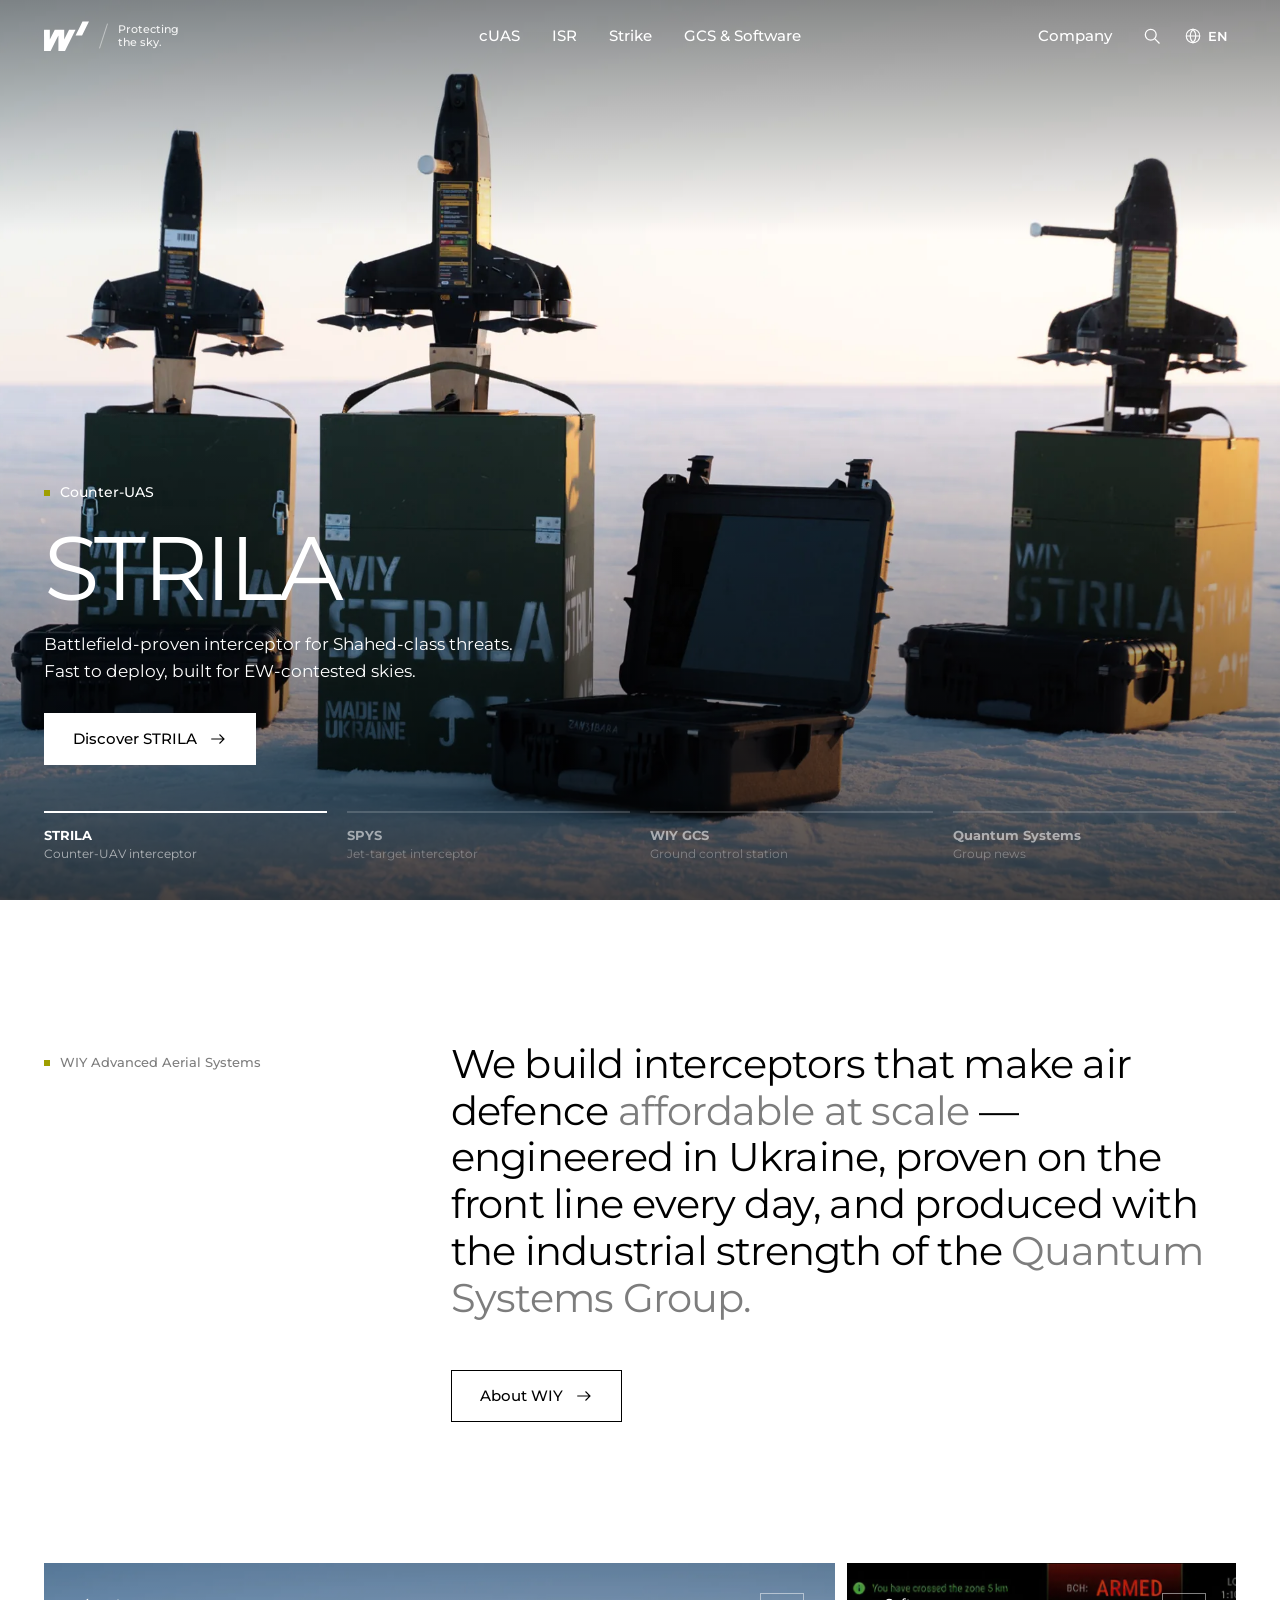
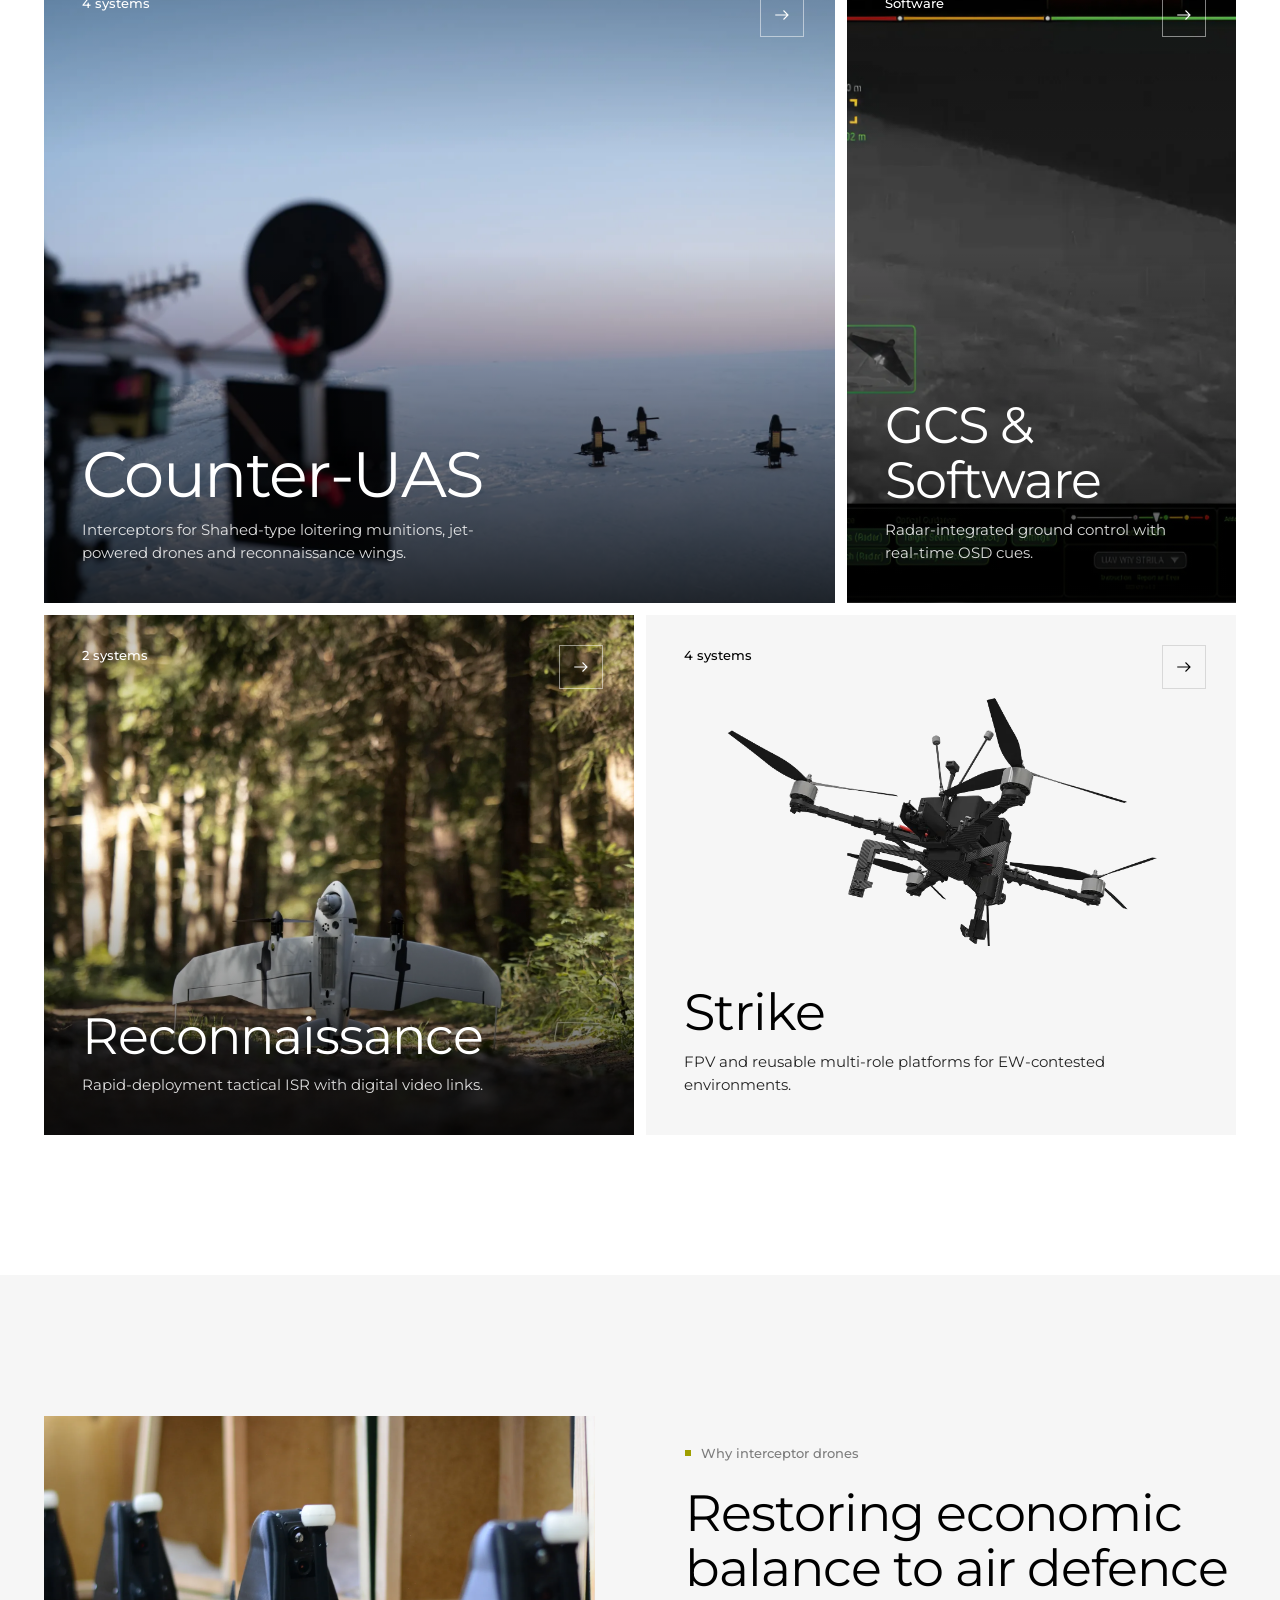
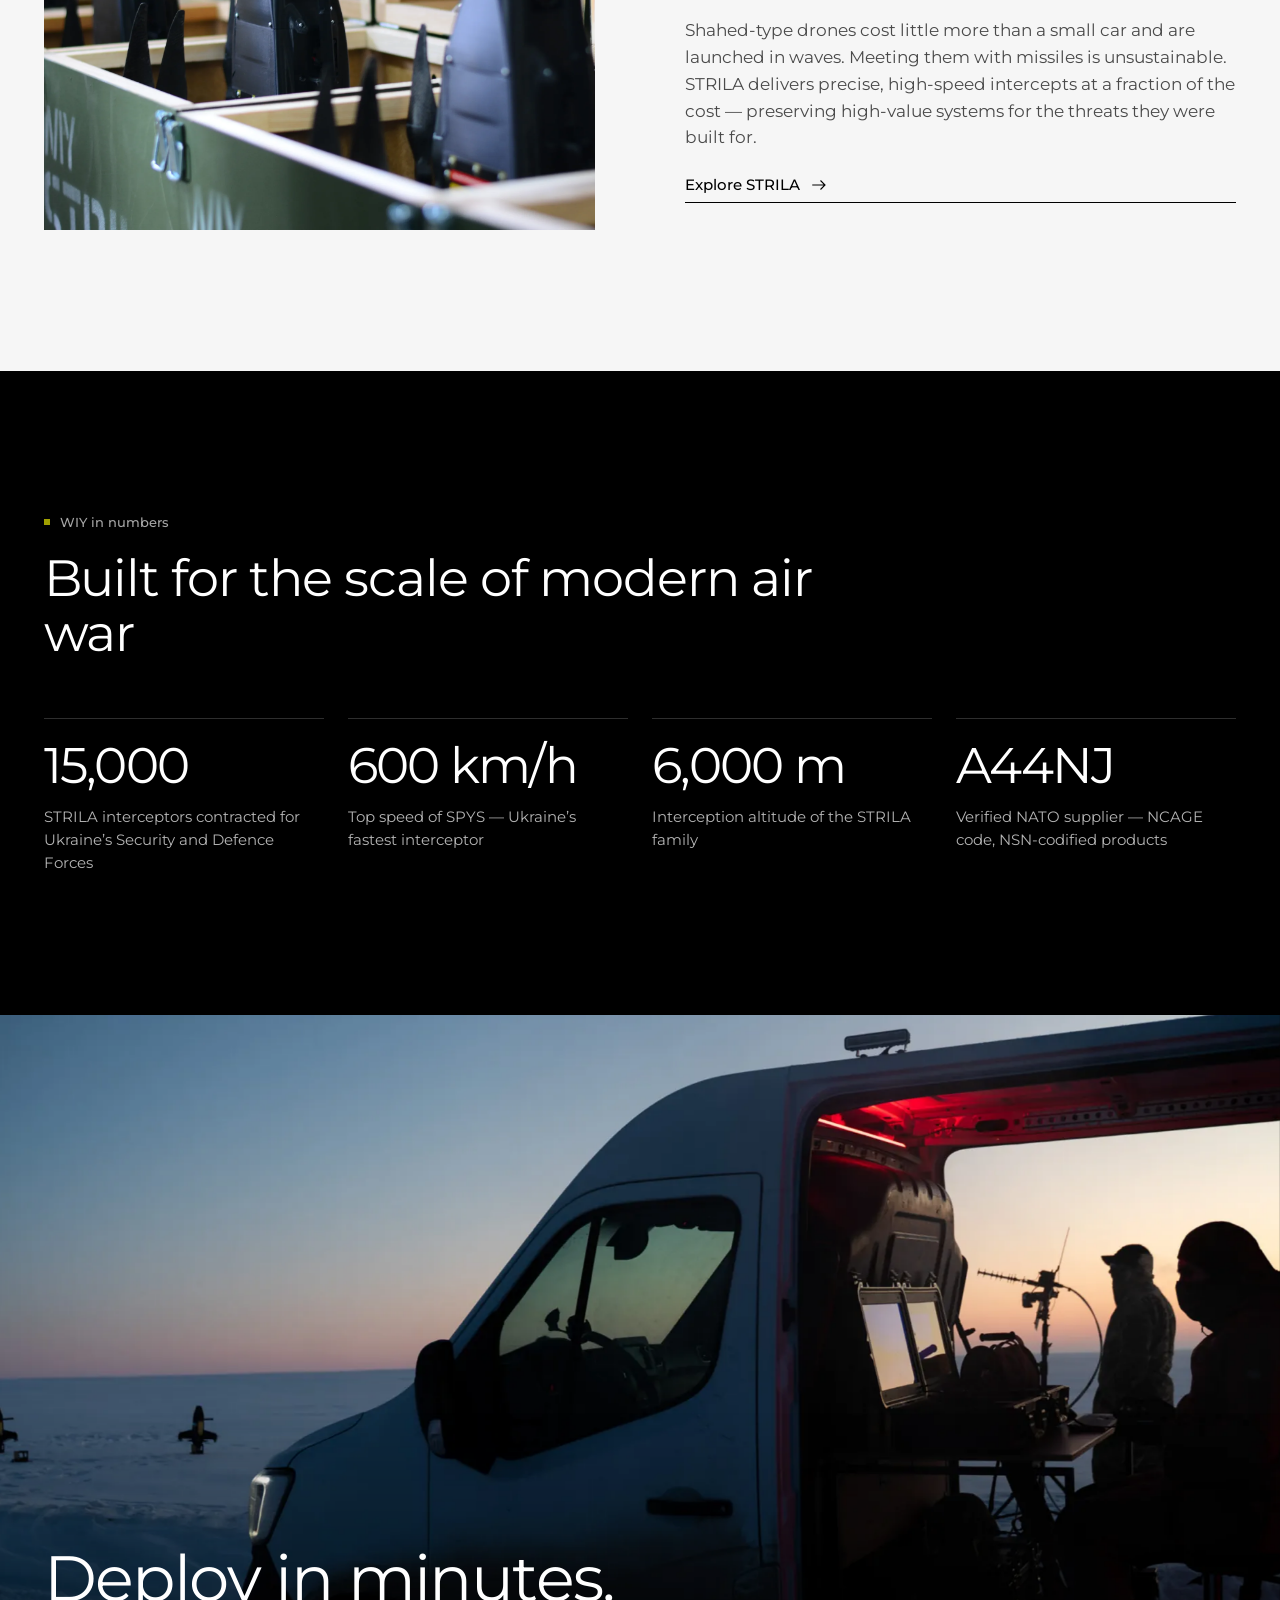
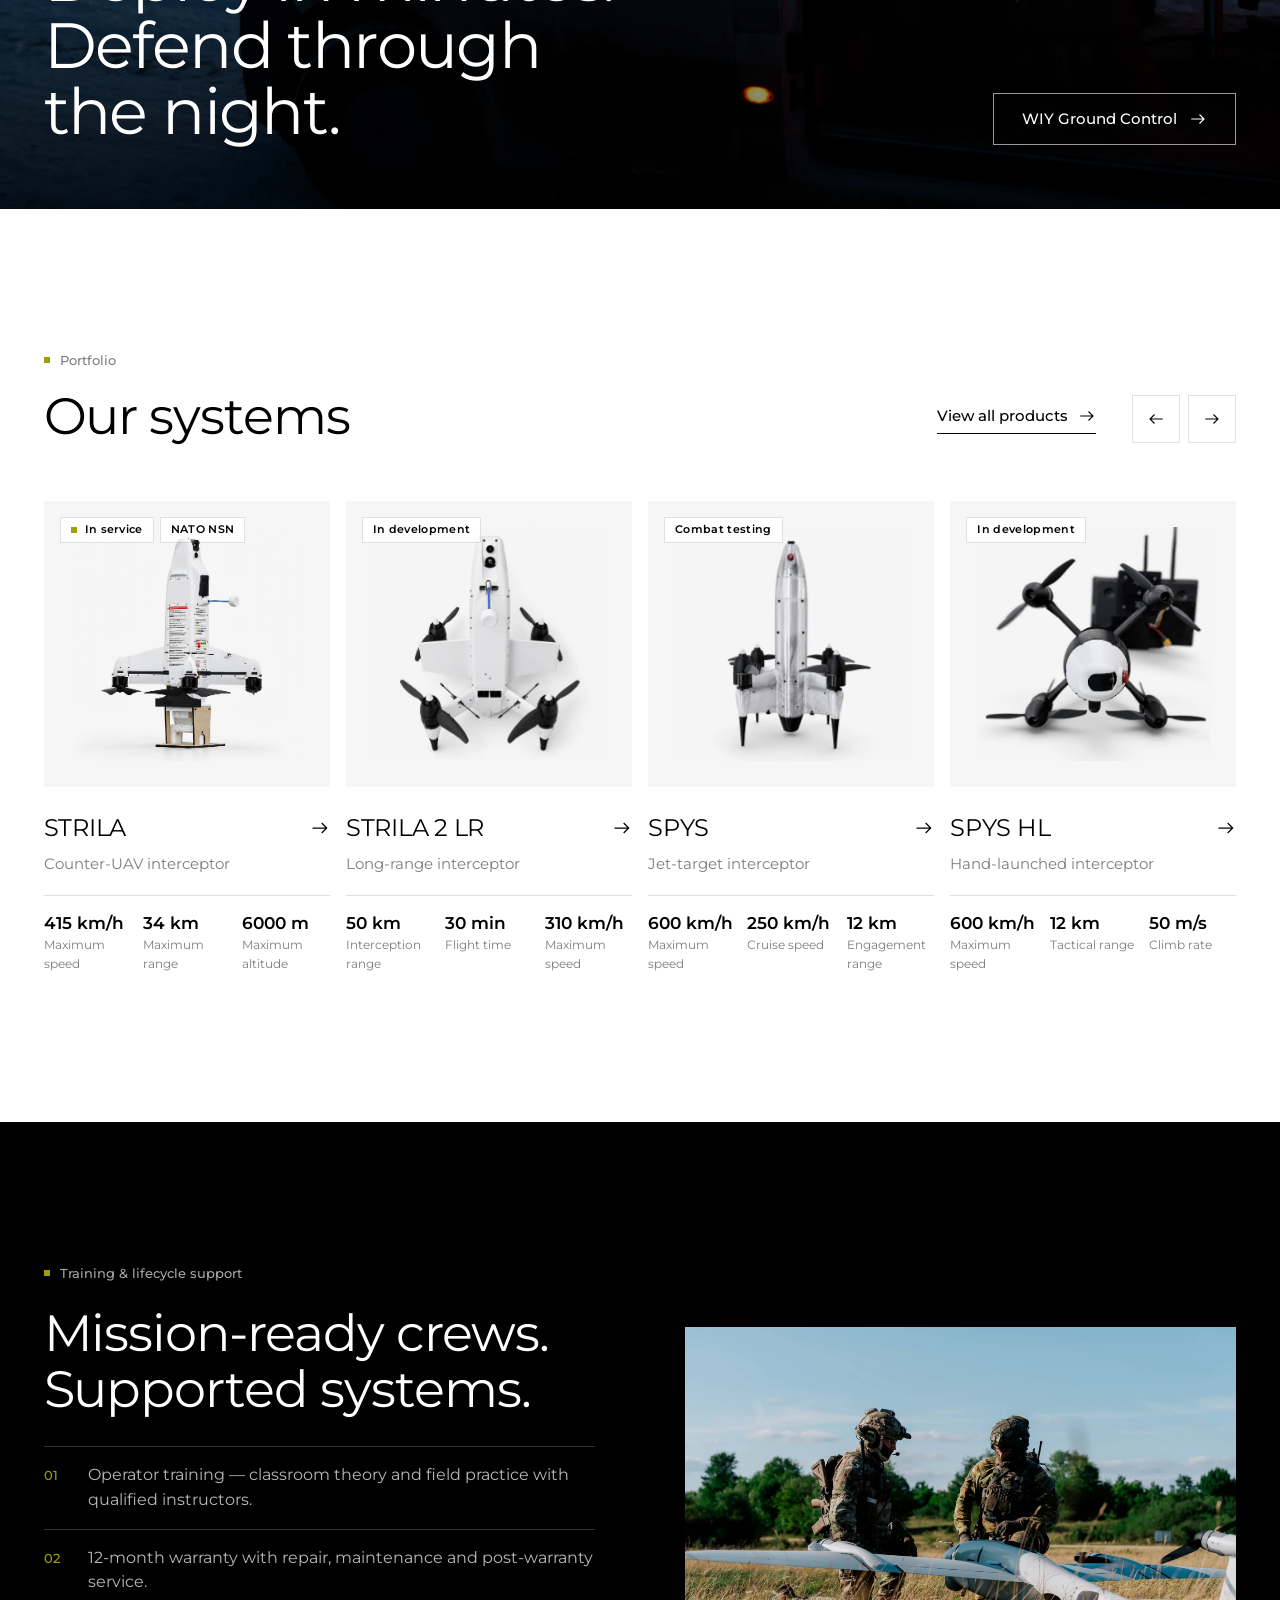
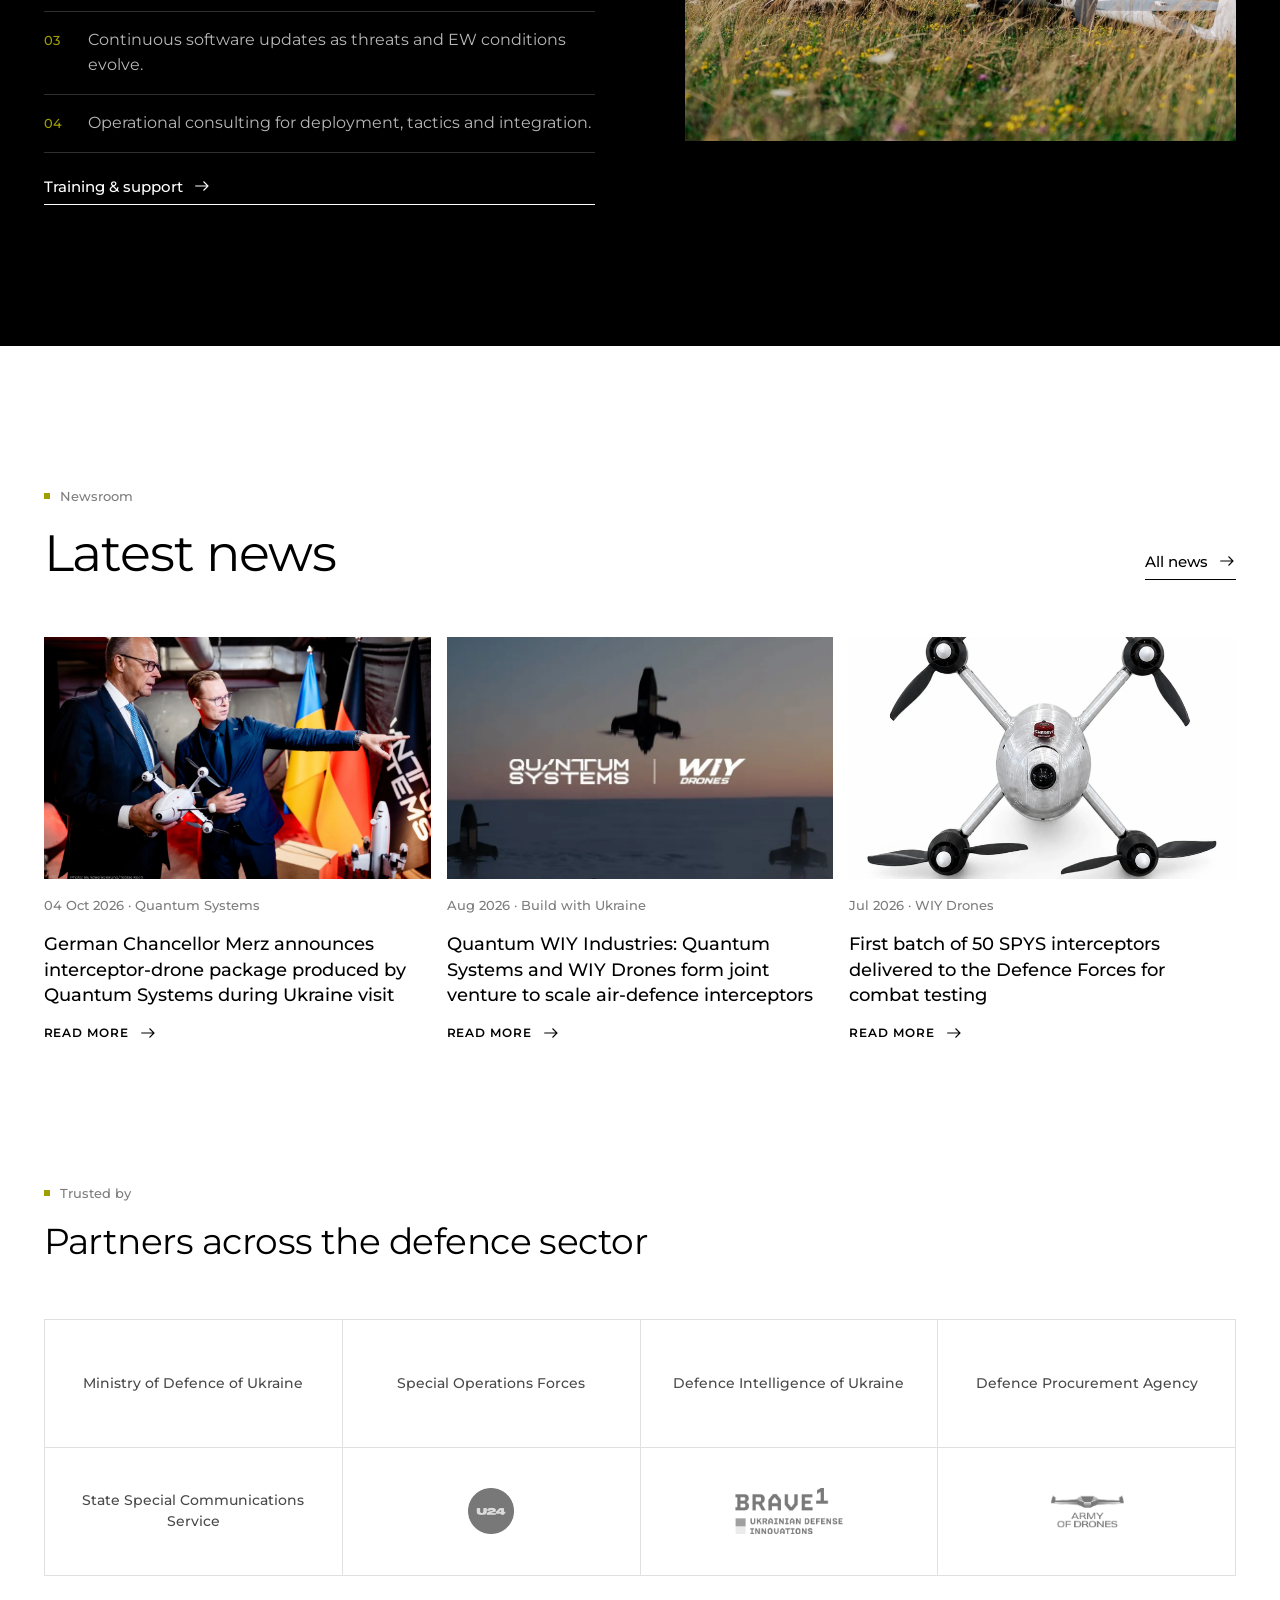
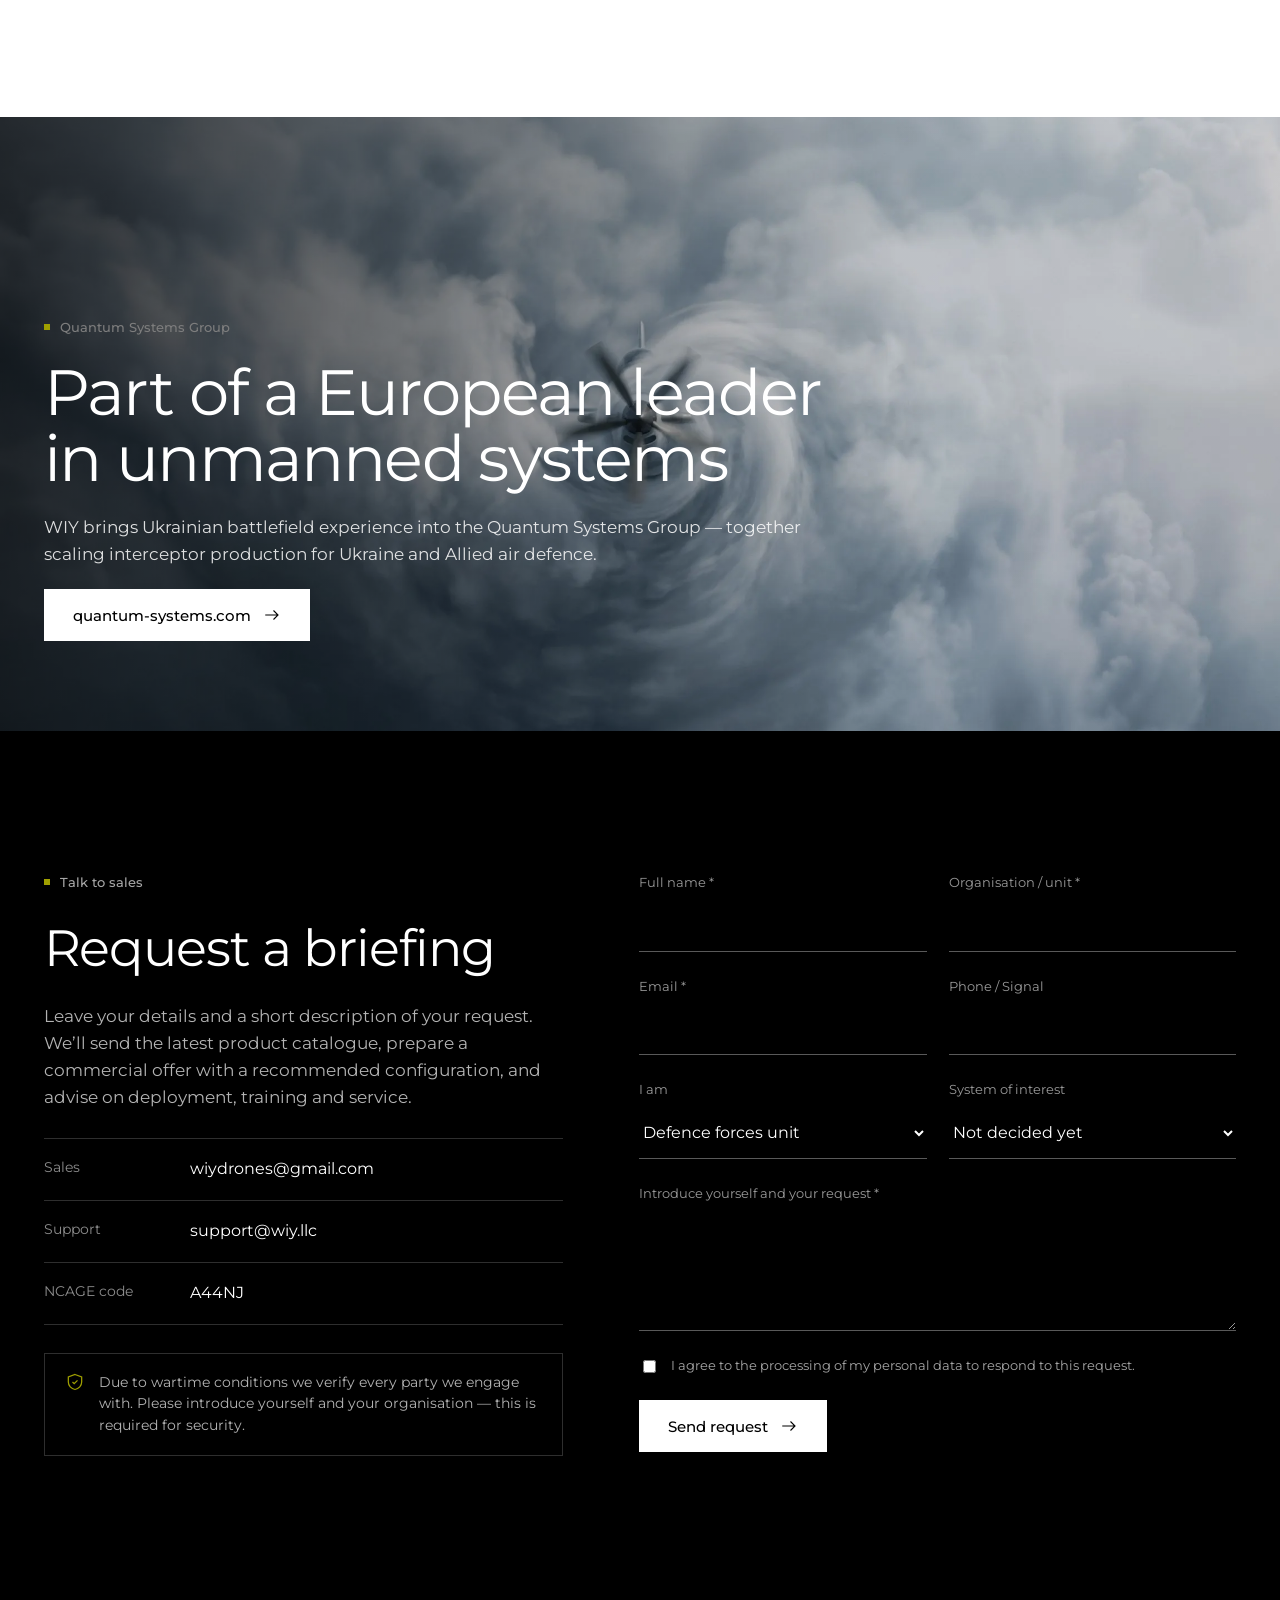
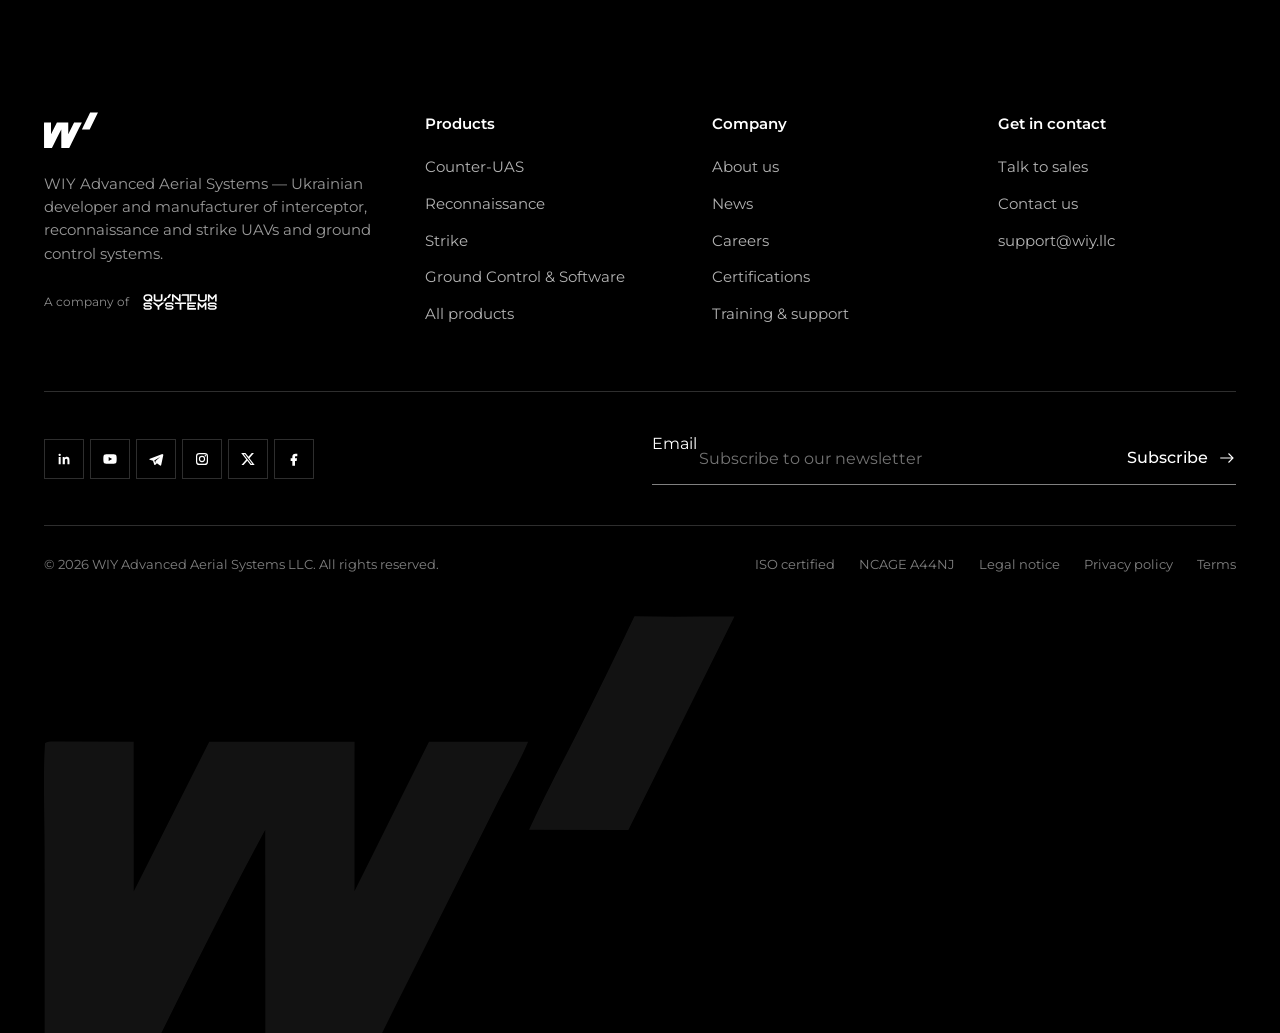
<file: index.html>
<!doctype html>
<html lang="en">
<head>
  <meta charset="utf-8">
  <meta name="viewport" content="width=device-width, initial-scale=1">
  <title>WIY Drones — Interceptor UAVs for Air Defence | A Quantum Systems company</title>
  <meta name="description" content="WIY Advanced Aerial Systems develops combat-proven interceptor, reconnaissance and strike UAVs. STRILA, SPYS, KRUK, POMSTA. A Quantum Systems Group company.">
  <link rel="preconnect" href="https://fonts.googleapis.com">
  <link rel="preconnect" href="https://fonts.gstatic.com" crossorigin>
  <link href="https://fonts.googleapis.com/css2?family=Montserrat:wght@400;500;600&display=swap" rel="stylesheet">
  <link rel="stylesheet" href="assets/css/main.css">
</head>
<body data-page="home">
  <div id="site-header"></div>

  <main>
    <!-- HERO — full-screen product carousel (QS home pattern) -->
    <section class="hero" id="hero" aria-label="Featured systems">
      <article class="slide">
        <div class="slide__media"><img src="assets/img/photo/strila-kits-snow.webp" alt="WIY STRILA interceptors with ground control stations on a snow field"></div>
        <div class="slide__body"><div class="container">
          <span class="slide__kicker">Counter-UAS</span>
          <h2 class="t-hero">STRILA</h2>
          <p>Battlefield-proven interceptor for Shahed-class threats. Fast to deploy, built for EW-contested skies.</p>
          <div class="btns"><a class="btn btn--light" href="product.html?p=strila">Discover STRILA <svg viewBox="0 0 24 24" fill="none" stroke="currentColor" stroke-width="1.5" aria-hidden="true"><path d="M3 12h17M14 6l6 6-6 6"/></svg></a></div>
        </div></div>
      </article>
      <article class="slide slide--light">
        <div class="slide__media"><img src="assets/img/photo/spys-front.webp" alt="WIY SPYS high-speed interceptor"></div>
        <div class="slide__body"><div class="container">
          <span class="slide__kicker">Counter-UAS · Combat testing</span>
          <h2 class="t-hero">SPYS</h2>
          <p>Up to 600 km/h. Ukraine’s fastest interceptor, built for jet-powered strike drones.</p>
          <div class="btns"><a class="btn" href="product.html?p=spys">Discover SPYS <svg viewBox="0 0 24 24" fill="none" stroke="currentColor" stroke-width="1.5" aria-hidden="true"><path d="M3 12h17M14 6l6 6-6 6"/></svg></a></div>
        </div></div>
      </article>
      <article class="slide">
        <div class="slide__media"><img src="assets/img/photo/gcs-van-dusk.webp" alt="Mobile WIY ground control station at dusk"></div>
        <div class="slide__body"><div class="container">
          <span class="slide__kicker">Ground control &amp; software</span>
          <h2 class="t-hero">WIY GCS</h2>
          <p>Radar-integrated ground control for interceptor crews. One platform, total operational control.</p>
          <div class="btns"><a class="btn btn--light" href="product.html?p=wiy-gcs">Discover WIY GCS <svg viewBox="0 0 24 24" fill="none" stroke="currentColor" stroke-width="1.5" aria-hidden="true"><path d="M3 12h17M14 6l6 6-6 6"/></svg></a></div>
        </div></div>
      </article>
      <article class="slide">
        <div class="slide__media"><img src="assets/img/photo/news-merz.webp" alt="Interceptor drone presentation with Quantum Systems leadership"></div>
        <div class="slide__body"><div class="container">
          <span class="slide__kicker">Quantum Systems Group</span>
          <h2 class="t-display balance" style="max-width:15ch">Interceptors at scale for Ukraine and Europe</h2>
          <p>Together with Quantum Systems we scale production of combat-proven air defence.</p>
          <div class="btns"><a class="btn btn--light" href="news.html">Read the news <svg viewBox="0 0 24 24" fill="none" stroke="currentColor" stroke-width="1.5" aria-hidden="true"><path d="M3 12h17M14 6l6 6-6 6"/></svg></a></div>
        </div></div>
      </article>
      <div class="hero__nav"><div class="container">
        <button class="hero__tab" type="button"><i></i><b>STRILA</b><span>Counter-UAV interceptor</span></button>
        <button class="hero__tab" type="button"><i></i><b>SPYS</b><span>Jet-target interceptor</span></button>
        <button class="hero__tab" type="button"><i></i><b>WIY GCS</b><span>Ground control station</span></button>
        <button class="hero__tab" type="button"><i></i><b>Quantum Systems</b><span>Group news</span></button>
      </div></div>
    </section>

    <!-- STATEMENT -->
    <section class="section">
      <div class="container statement">
        <span class="kicker rv">WIY Advanced Aerial Systems</span>
        <div>
          <p class="statement__text rv">We build interceptors that make air defence <em>affordable at scale</em> — engineered in Ukraine, proven on the front line every day, and produced with the industrial strength of the <em>Quantum Systems Group.</em></p>
          <div class="btns mt-l rv rv-d1">
            <a class="btn btn--line" href="company.html">About WIY <svg viewBox="0 0 24 24" fill="none" stroke="currentColor" stroke-width="1.5" aria-hidden="true"><path d="M3 12h17M14 6l6 6-6 6"/></svg></a>
          </div>
        </div>
      </div>
    </section>

    <!-- DOMAINS -->
    <section class="section pt-0">
      <div class="container">
        <div class="domains">
          <a class="domain domain--xl rv" href="products.html#cuas">
            <img src="assets/img/photo/strila-field-antenna.webp" alt="" loading="lazy">
            <div class="domain__top"><span>4 systems</span><span class="domain__arrow"><svg viewBox="0 0 24 24" fill="none" stroke="currentColor" stroke-width="1.5" aria-hidden="true"><path d="M3 12h17M14 6l6 6-6 6"/></svg></span></div>
            <div class="domain__body"><h2 class="t-display">Counter-UAS</h2><p>Interceptors for Shahed-type loitering munitions, jet-powered drones and reconnaissance wings.</p></div>
          </a>
          <a class="domain domain--tall rv rv-d1" href="products.html#gcs">
            <img src="assets/img/photo/gcs-osd.webp" alt="" loading="lazy" style="object-position:20% center">
            <div class="domain__top"><span>Software</span><span class="domain__arrow"><svg viewBox="0 0 24 24" fill="none" stroke="currentColor" stroke-width="1.5" aria-hidden="true"><path d="M3 12h17M14 6l6 6-6 6"/></svg></span></div>
            <div class="domain__body"><h2 class="t-h1">GCS &amp; Software</h2><p>Radar-integrated ground control with real-time OSD cues.</p></div>
          </a>
          <a class="domain domain--half rv" href="products.html#isr">
            <img src="assets/img/photo/placeholder-isr-forest.webp" alt="" loading="lazy">
            <div class="domain__top"><span>2 systems</span><span class="domain__arrow"><svg viewBox="0 0 24 24" fill="none" stroke="currentColor" stroke-width="1.5" aria-hidden="true"><path d="M3 12h17M14 6l6 6-6 6"/></svg></span></div>
            <div class="domain__body"><h2 class="t-h1">Reconnaissance</h2><p>Rapid-deployment tactical ISR with digital video links.</p></div>
          </a>
          <a class="domain domain--half domain--studio rv rv-d1" href="products.html#strike">
            <img src="assets/img/pomsta-xv.webp" alt="" loading="lazy">
            <div class="domain__top"><span>4 systems</span><span class="domain__arrow"><svg viewBox="0 0 24 24" fill="none" stroke="currentColor" stroke-width="1.5" aria-hidden="true"><path d="M3 12h17M14 6l6 6-6 6"/></svg></span></div>
            <div class="domain__body"><h2 class="t-h1">Strike</h2><p>FPV and reusable multi-role platforms for EW-contested environments.</p></div>
          </a>
        </div>
      </div>
    </section>

    <!-- FLAGSHIP STORY -->
    <section class="section bg-gray">
      <div class="container split">
        <div class="split__media rv"><img src="assets/img/photo/strila-crates.webp" alt="STRILA interceptors packed in transport crates" loading="lazy"></div>
        <div class="split__body rv rv-d1">
          <span class="kicker">Why interceptor drones</span>
          <h2 class="t-h1">Restoring economic balance to air defence</h2>
          <p class="t-lead t-body">Shahed-type drones cost little more than a small car and are launched in waves. Meeting them with missiles is unsustainable. STRILA delivers precise, high-speed intercepts at a fraction of the cost — preserving high-value systems for the threats they were built for.</p>
          <a class="more more--u" href="product.html?p=strila">Explore STRILA <svg viewBox="0 0 24 24" fill="none" stroke="currentColor" stroke-width="1.5" aria-hidden="true"><path d="M3 12h17M14 6l6 6-6 6"/></svg></a>
        </div>
      </div>
    </section>

    <!-- NUMBERS -->
    <section class="section bg-black">
      <div class="container">
        <div class="head"><div class="head__l"><span class="kicker">WIY in numbers</span><h2 class="t-h1">Built for the scale of modern air war</h2></div></div>
        <div class="numbers">
          <div class="rv"><strong>15,000</strong><span>STRILA interceptors contracted for Ukraine’s Security and Defence Forces</span></div>
          <div class="rv rv-d1"><strong>600 km/h</strong><span>Top speed of SPYS — Ukraine’s fastest interceptor</span></div>
          <div class="rv rv-d2"><strong>6,000 m</strong><span>Interception altitude of the STRILA family</span></div>
          <div class="rv rv-d3"><strong>A44NJ</strong><span>Verified NATO supplier — NCAGE code, NSN-codified products</span></div>
        </div>
      </div>
    </section>

    <!-- FULL-BLEED -->
    <div class="bleed" data-parallax>
      <img src="assets/img/photo/gcs-van-dusk.webp" alt="Interceptor crew operating from a mobile ground control station at dusk" loading="lazy">
      <div class="bleed__cap"><div class="container">
        <h2 class="t-display balance" style="max-width:14ch">Deploy in minutes. Defend through the night.</h2>
        <a class="btn btn--line-light" href="product.html?p=wiy-gcs">WIY Ground Control <svg viewBox="0 0 24 24" fill="none" stroke="currentColor" stroke-width="1.5" aria-hidden="true"><path d="M3 12h17M14 6l6 6-6 6"/></svg></a>
      </div></div>
    </div>

    <!-- PRODUCT RAIL -->
    <section class="section" data-rail>
      <div class="container">
        <div class="head">
          <div class="head__l"><span class="kicker">Portfolio</span><h2 class="t-h1">Our systems</h2></div>
          <div class="btns" style="align-items:center">
            <a class="more more--u" href="products.html">View all products <svg viewBox="0 0 24 24" fill="none" stroke="currentColor" stroke-width="1.5" aria-hidden="true"><path d="M3 12h17M14 6l6 6-6 6"/></svg></a>
            <div class="rail-ctrl" style="margin-left:24px">
              <button data-dir="-1" aria-label="Previous"><svg viewBox="0 0 24 24" fill="none" stroke="currentColor" stroke-width="1.5"><path d="M21 12H4M10 6l-6 6 6 6"/></svg></button>
              <button data-dir="1" aria-label="Next"><svg viewBox="0 0 24 24" fill="none" stroke="currentColor" stroke-width="1.5"><path d="M3 12h17M14 6l6 6-6 6"/></svg></button>
            </div>
          </div>
        </div>
        <div class="rail" id="home-products"></div>
      </div>
    </section>

    <!-- TRAINING / SUPPORT -->
    <section class="section bg-black">
      <div class="container split split--rev">
        <div class="split__media rv"><img src="assets/img/photo/placeholder-crew-field.webp" alt="Crew preparing a fixed-wing UAV in the field" loading="lazy"></div>
        <div class="split__body rv rv-d1">
          <span class="kicker">Training &amp; lifecycle support</span>
          <h2 class="t-h1">Mission-ready crews. Supported systems.</h2>
          <ul class="ticks">
            <li><b>01</b><span>Operator training — classroom theory and field practice with qualified instructors.</span></li>
            <li><b>02</b><span>12-month warranty with repair, maintenance and post-warranty service.</span></li>
            <li><b>03</b><span>Continuous software updates as threats and EW conditions evolve.</span></li>
            <li><b>04</b><span>Operational consulting for deployment, tactics and integration.</span></li>
          </ul>
          <a class="more more--u" href="company.html#support">Training &amp; support <svg viewBox="0 0 24 24" fill="none" stroke="currentColor" stroke-width="1.5" aria-hidden="true"><path d="M3 12h17M14 6l6 6-6 6"/></svg></a>
        </div>
      </div>
    </section>

    <!-- NEWS -->
    <section class="section">
      <div class="container">
        <div class="head">
          <div class="head__l"><span class="kicker">Newsroom</span><h2 class="t-h1">Latest news</h2></div>
          <a class="more more--u" href="news.html">All news <svg viewBox="0 0 24 24" fill="none" stroke="currentColor" stroke-width="1.5" aria-hidden="true"><path d="M3 12h17M14 6l6 6-6 6"/></svg></a>
        </div>
        <div class="news" id="home-news"></div>
      </div>
    </section>

    <!-- PARTNERS -->
    <section class="section pt-0">
      <div class="container">
        <div class="head"><div class="head__l"><span class="kicker">Trusted by</span><h2 class="t-h2">Partners across the defence sector</h2></div></div>
        <div class="logos">
          <div>Ministry of Defence of Ukraine</div>
          <div>Special Operations Forces</div>
          <div>Defence Intelligence of Ukraine</div>
          <div>Defence Procurement Agency</div>
          <div>State Special Communications Service</div>
          <div><img src="assets/img/united24.png" alt="UNITED24" loading="lazy"></div>
          <div><img src="assets/img/brave1.svg" alt="BRAVE1" loading="lazy"></div>
          <div><img src="assets/img/army-of-drones.png" alt="Army of Drones" loading="lazy" style="height:60px"></div>
        </div>
      </div>
    </section>

    <!-- GROUP BANNER (QS MOSAIC-banner pattern) -->
    <section class="banner">
      <img src="assets/img/photo/clouds.webp" alt="" loading="lazy">
      <div class="container"><div class="banner__body">
        <span class="kicker on-dark">Quantum Systems Group</span>
        <h2 class="t-display">Part of a European leader in unmanned systems</h2>
        <p class="t-lead" style="opacity:.85">WIY brings Ukrainian battlefield experience into the Quantum Systems Group — together scaling interceptor production for Ukraine and Allied air defence.</p>
        <a class="btn btn--light" href="https://quantum-systems.com" target="_blank" rel="noopener">quantum-systems.com <svg viewBox="0 0 24 24" fill="none" stroke="currentColor" stroke-width="1.5" aria-hidden="true"><path d="M3 12h17M14 6l6 6-6 6"/></svg></a>
      </div></div>
    </section>

    <div data-contact-section data-title="Request a briefing"></div>
  </main>

  <div id="site-footer"></div>
  <script src="assets/js/data.js"></script>
  <script src="assets/js/main.js"></script>
</body>
</html>
</file>
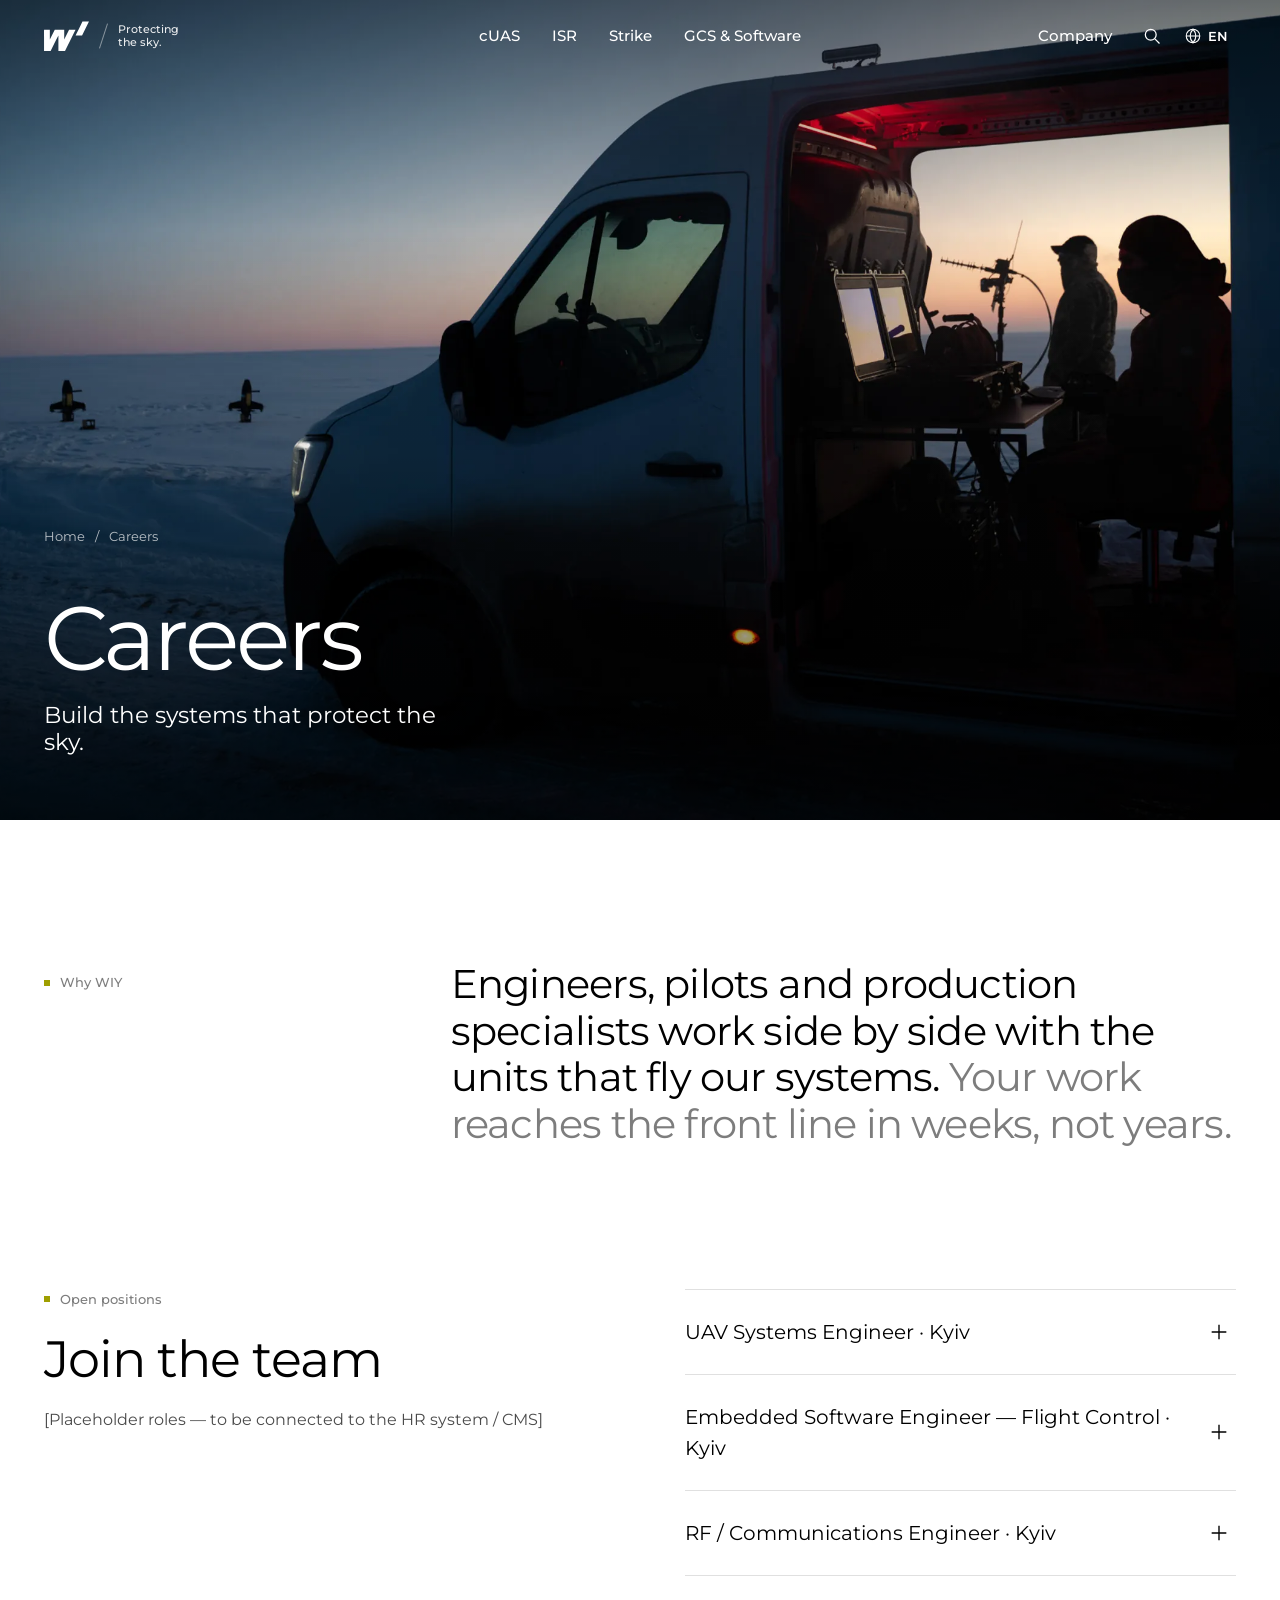
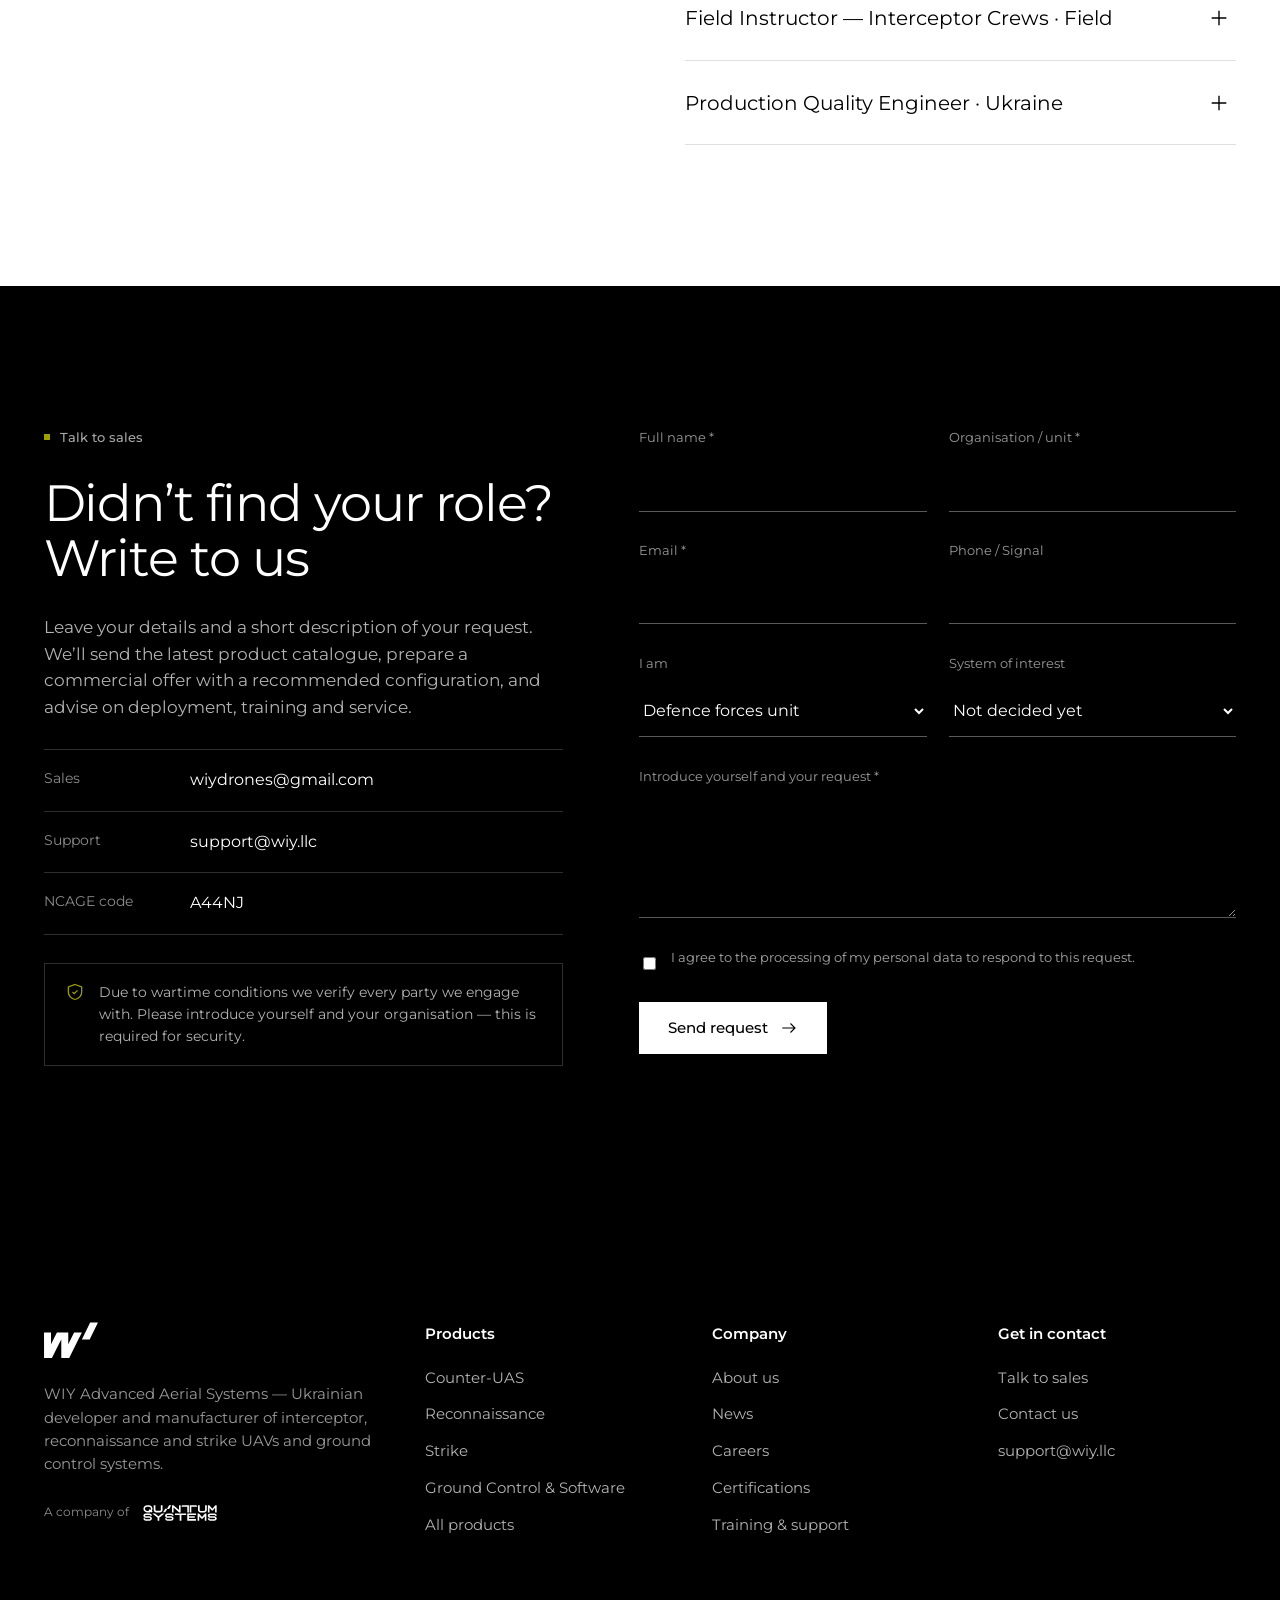
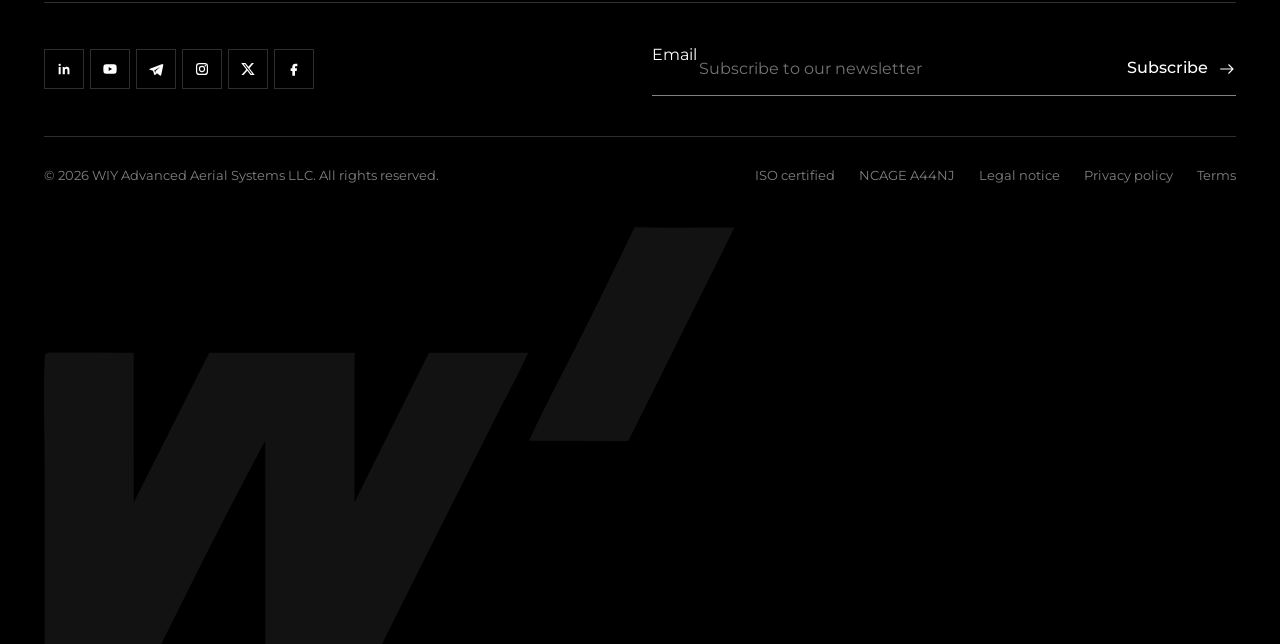
<file: careers.html>
<!doctype html>
<html lang="en">
<head>
  <meta charset="utf-8">
  <meta name="viewport" content="width=device-width, initial-scale=1">
  <title>Careers | WIY Drones</title>
  <link rel="preconnect" href="https://fonts.googleapis.com">
  <link rel="preconnect" href="https://fonts.gstatic.com" crossorigin>
  <link href="https://fonts.googleapis.com/css2?family=Montserrat:wght@400;500;600&display=swap" rel="stylesheet">
  <link rel="stylesheet" href="assets/css/main.css">
</head>
<body data-page="careers">
  <div id="site-header"></div>
  <main>
    <section class="phero" style="max-height:820px">
      <img src="assets/img/photo/gcs-van-dusk.webp" alt="">
      <div class="phero__body"><div class="container">
        <nav class="crumbs"><a href="index.html">Home</a><span>/</span><span>Careers</span></nav>
        <h1 class="t-hero">Careers</h1>
        <p class="t-h3" style="font-weight:400;max-width:28ch">Build the systems that protect the sky.</p>
      </div></div>
    </section>
    <section class="section"><div class="container statement">
      <span class="kicker">Why WIY</span>
      <p class="statement__text rv">Engineers, pilots and production specialists work side by side with the units that fly our systems. <em>Your work reaches the front line in weeks, not years.</em></p>
    </div></section>
    <section class="section pt-0"><div class="container split" style="align-items:start">
      <div class="split__body"><span class="kicker">Open positions</span><h2 class="t-h1">Join the team</h2><p class="t-body">[Placeholder roles — to be connected to the HR system / CMS]</p></div>
      <div class="acc">
        <details><summary>UAV Systems Engineer · Kyiv<svg viewBox="0 0 24 24" fill="none" stroke="currentColor" stroke-width="1.5" aria-hidden="true"><path d="M12 4v16M4 12h16"/></svg></summary><div class="acc__body">Placeholder: responsibilities, requirements, what we offer. <a class="more more--u" href="contacts.html#contact">Apply</a></div></details>
        <details><summary>Embedded Software Engineer — Flight Control · Kyiv<svg viewBox="0 0 24 24" fill="none" stroke="currentColor" stroke-width="1.5" aria-hidden="true"><path d="M12 4v16M4 12h16"/></svg></summary><div class="acc__body">Placeholder description.</div></details>
        <details><summary>RF / Communications Engineer · Kyiv<svg viewBox="0 0 24 24" fill="none" stroke="currentColor" stroke-width="1.5" aria-hidden="true"><path d="M12 4v16M4 12h16"/></svg></summary><div class="acc__body">Placeholder description.</div></details>
        <details><summary>Field Instructor — Interceptor Crews · Field<svg viewBox="0 0 24 24" fill="none" stroke="currentColor" stroke-width="1.5" aria-hidden="true"><path d="M12 4v16M4 12h16"/></svg></summary><div class="acc__body">Placeholder description.</div></details>
        <details><summary>Production Quality Engineer · Ukraine<svg viewBox="0 0 24 24" fill="none" stroke="currentColor" stroke-width="1.5" aria-hidden="true"><path d="M12 4v16M4 12h16"/></svg></summary><div class="acc__body">Placeholder description.</div></details>
      </div>
    </div></section>
    <div data-contact-section data-title="Didn’t find your role? Write to us"></div>
  </main>
  <div id="site-footer"></div>
  <script src="assets/js/data.js"></script>
  <script src="assets/js/main.js"></script>
</body>
</html>
</file>
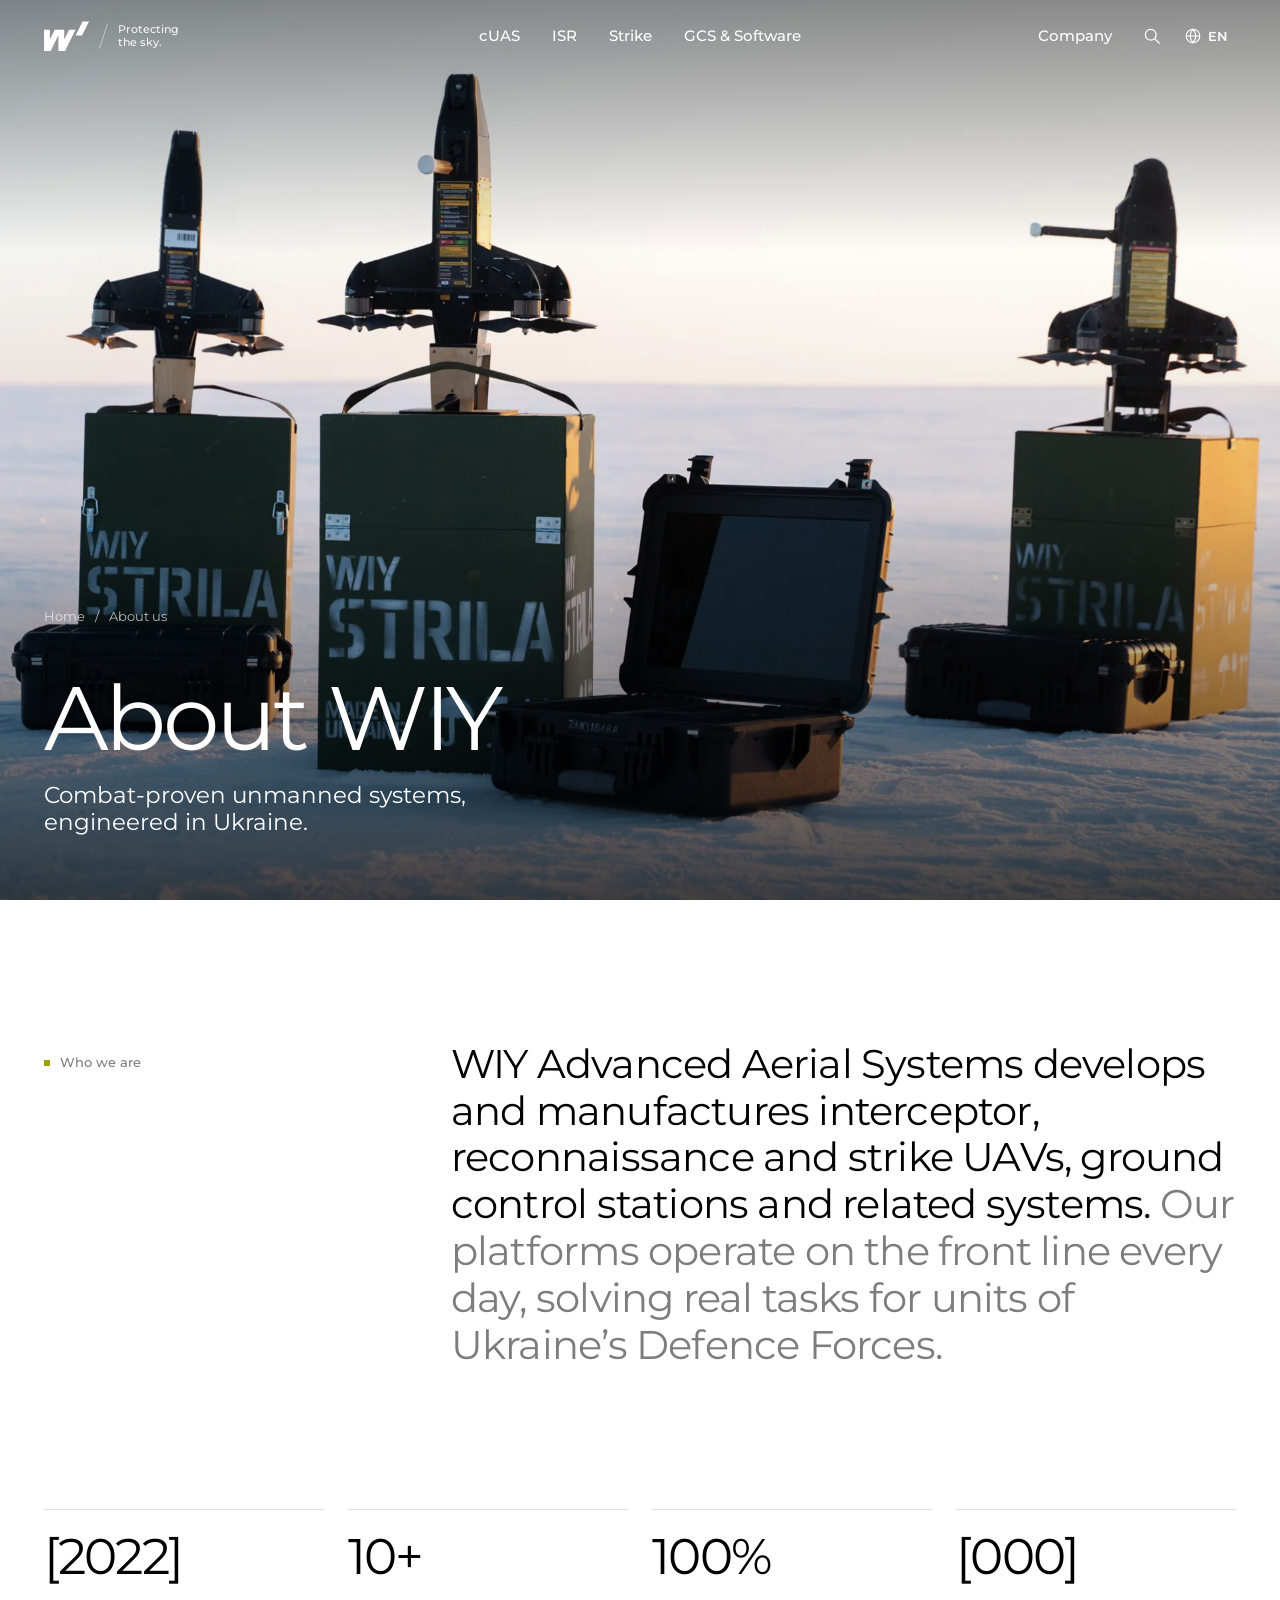
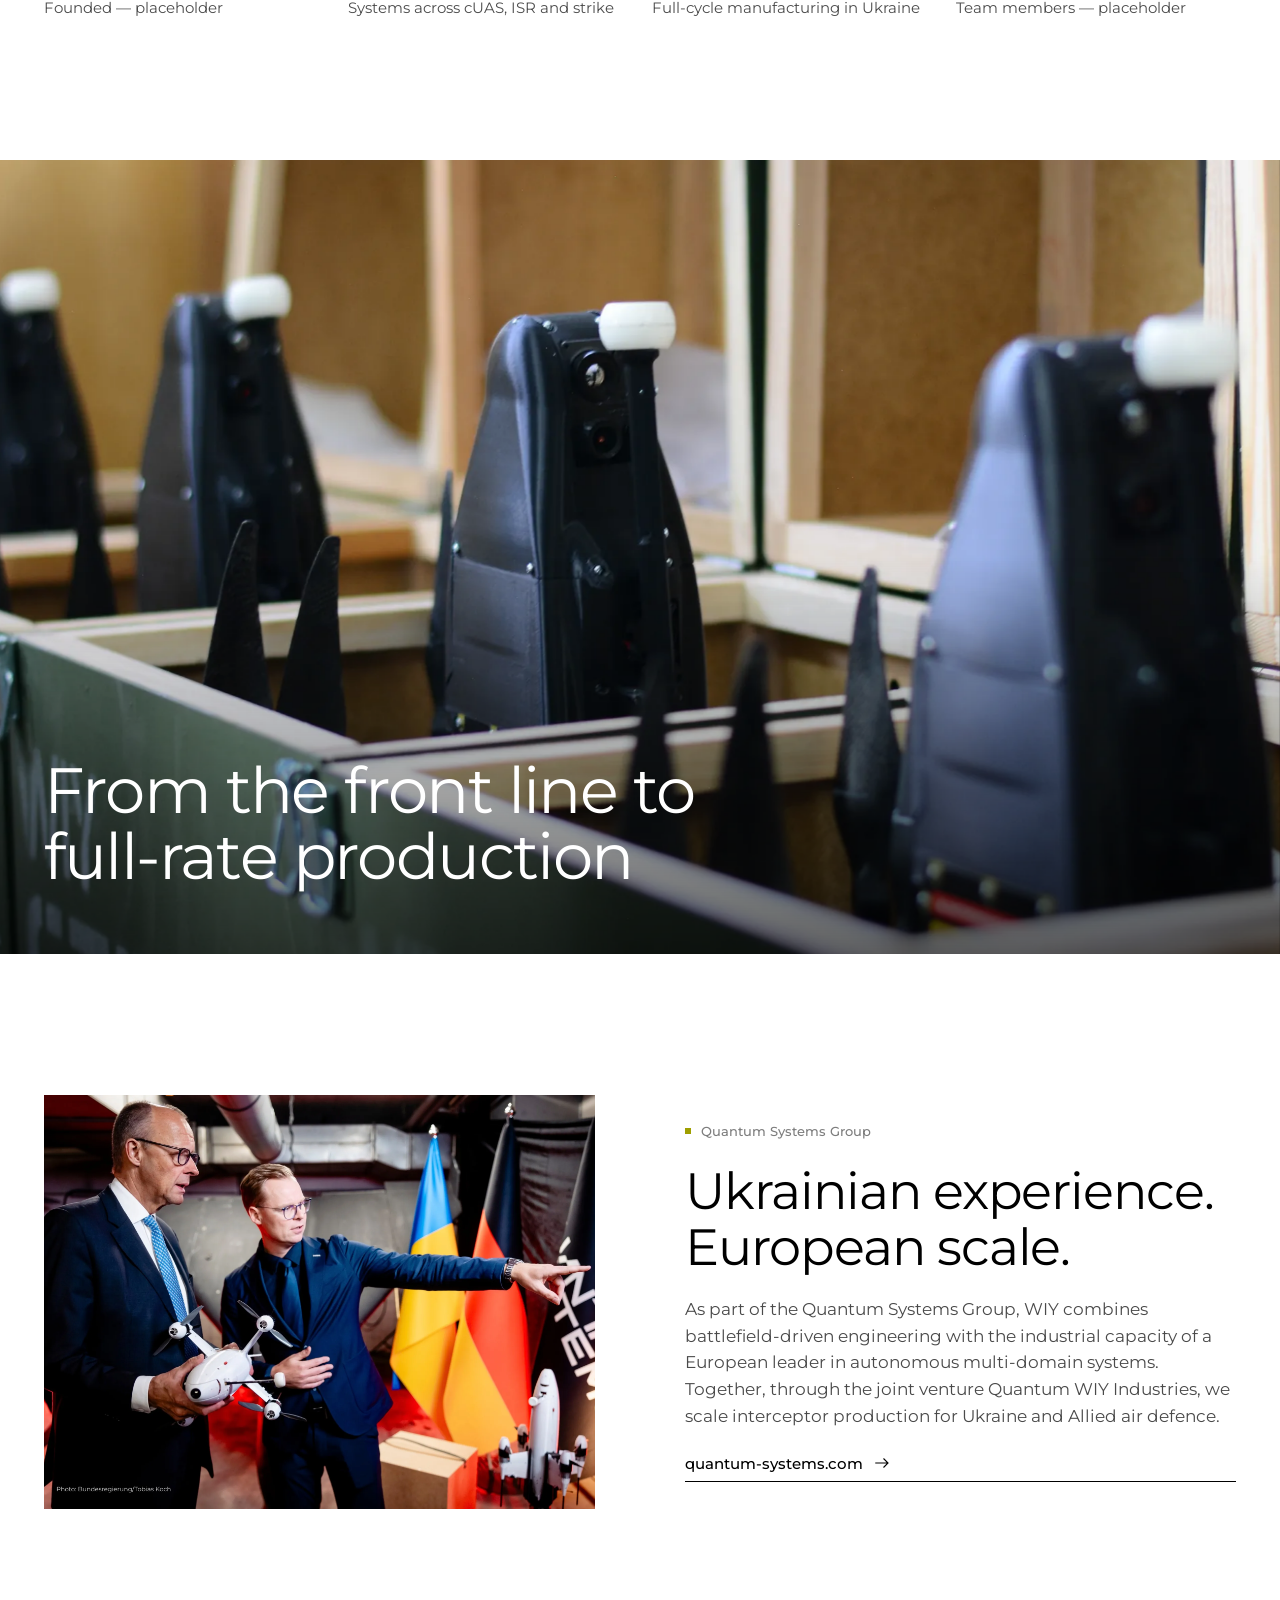
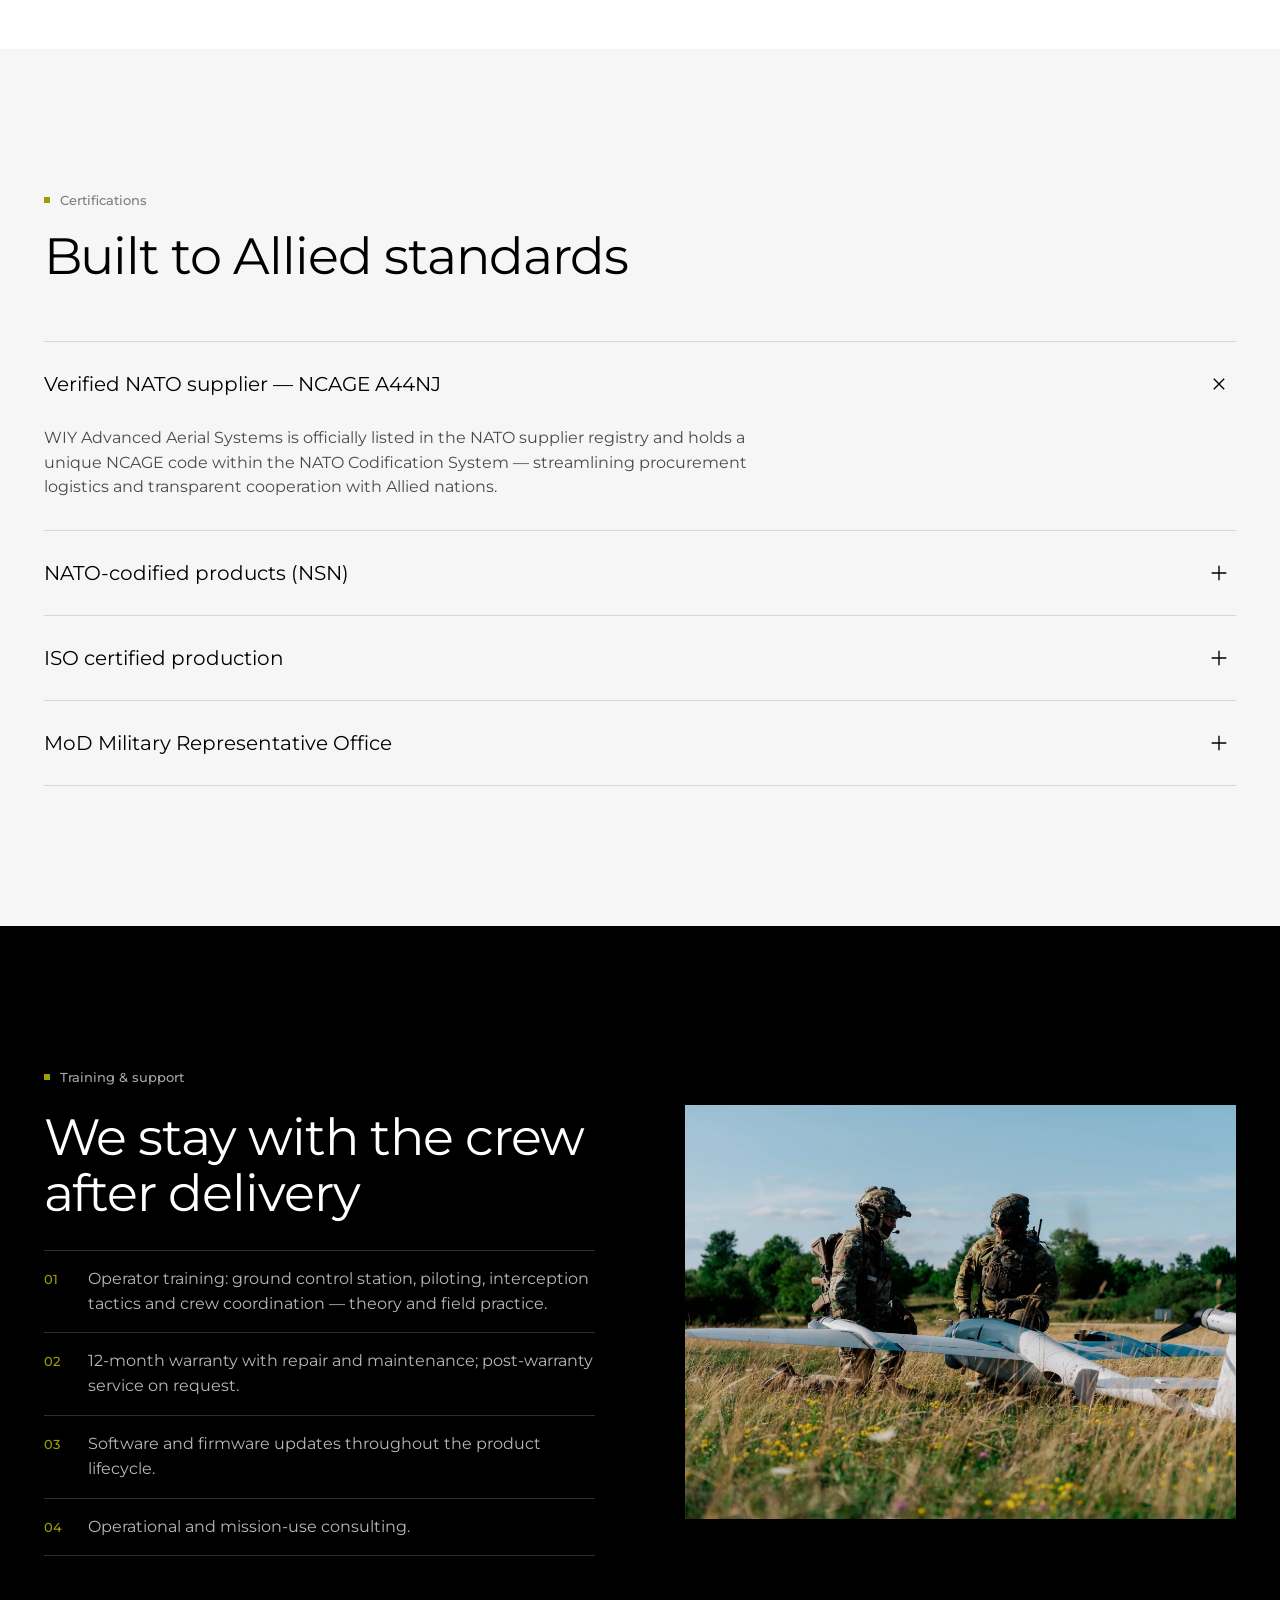
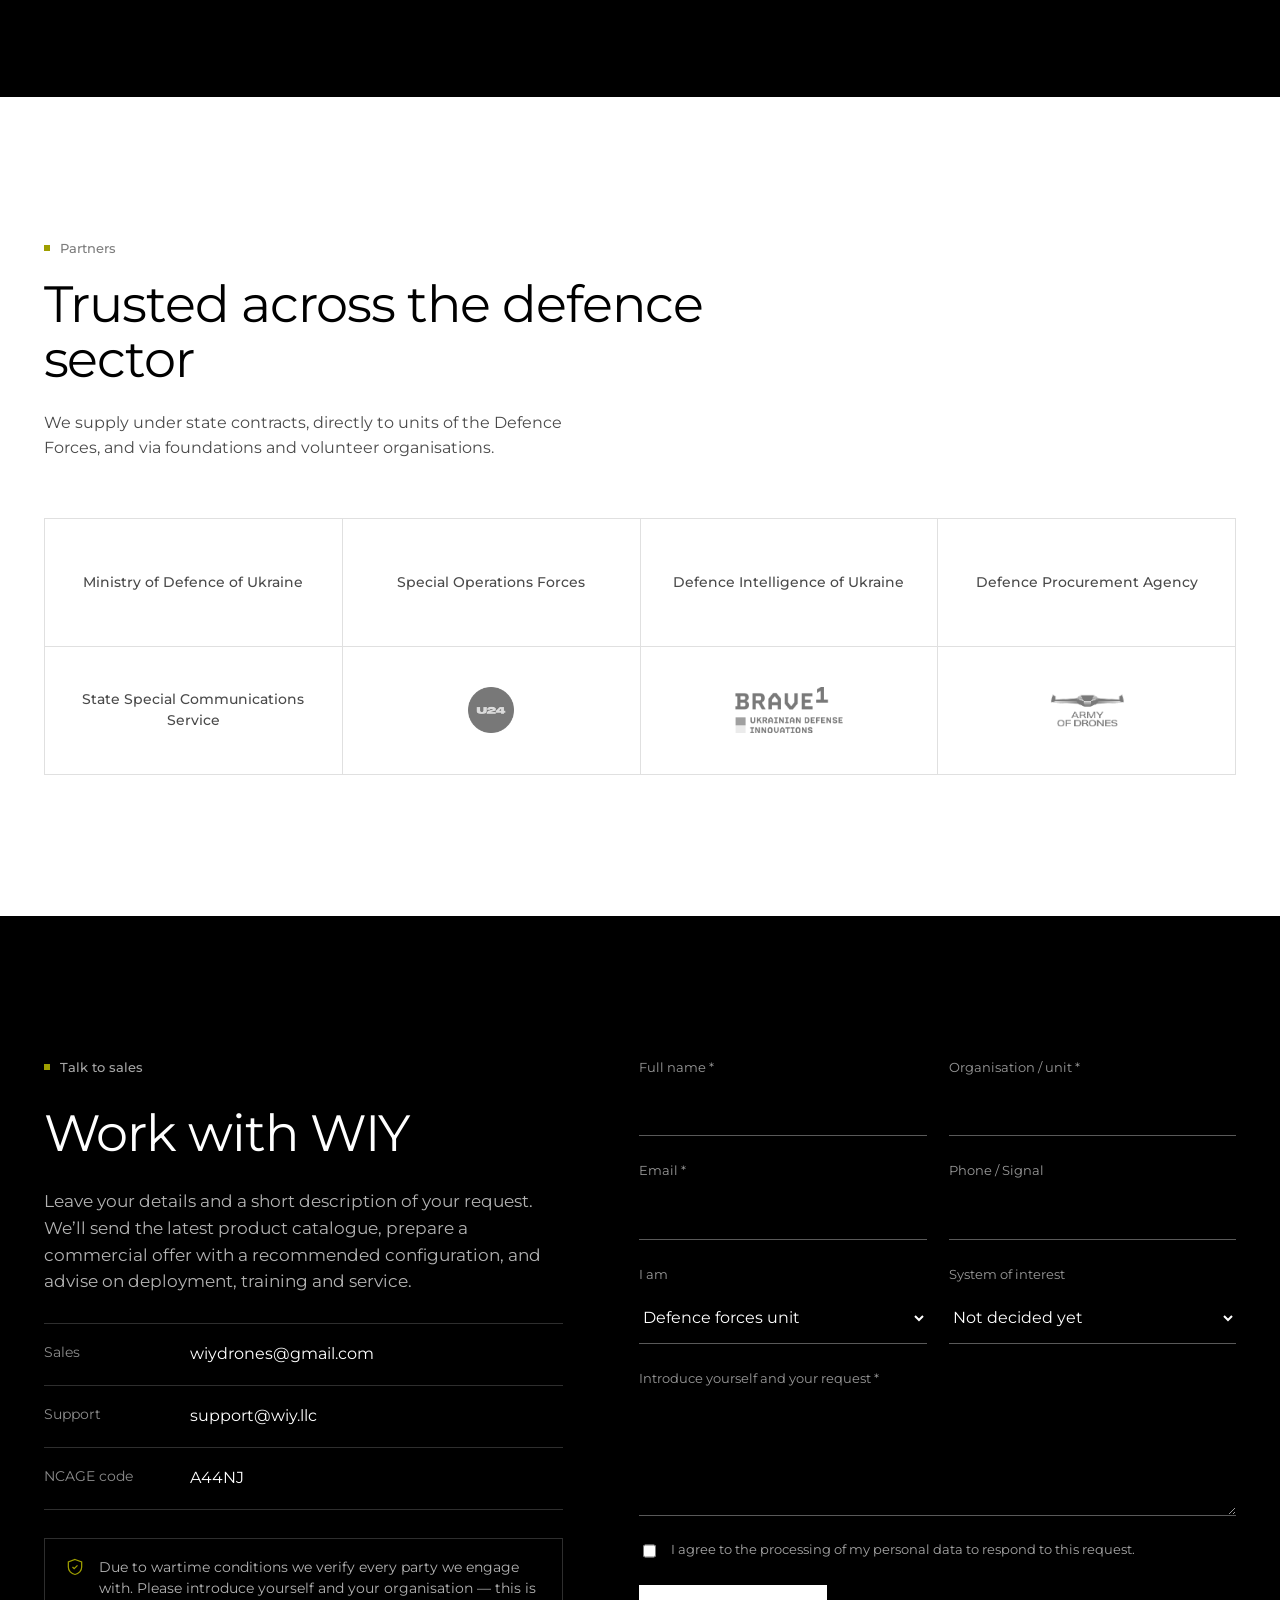
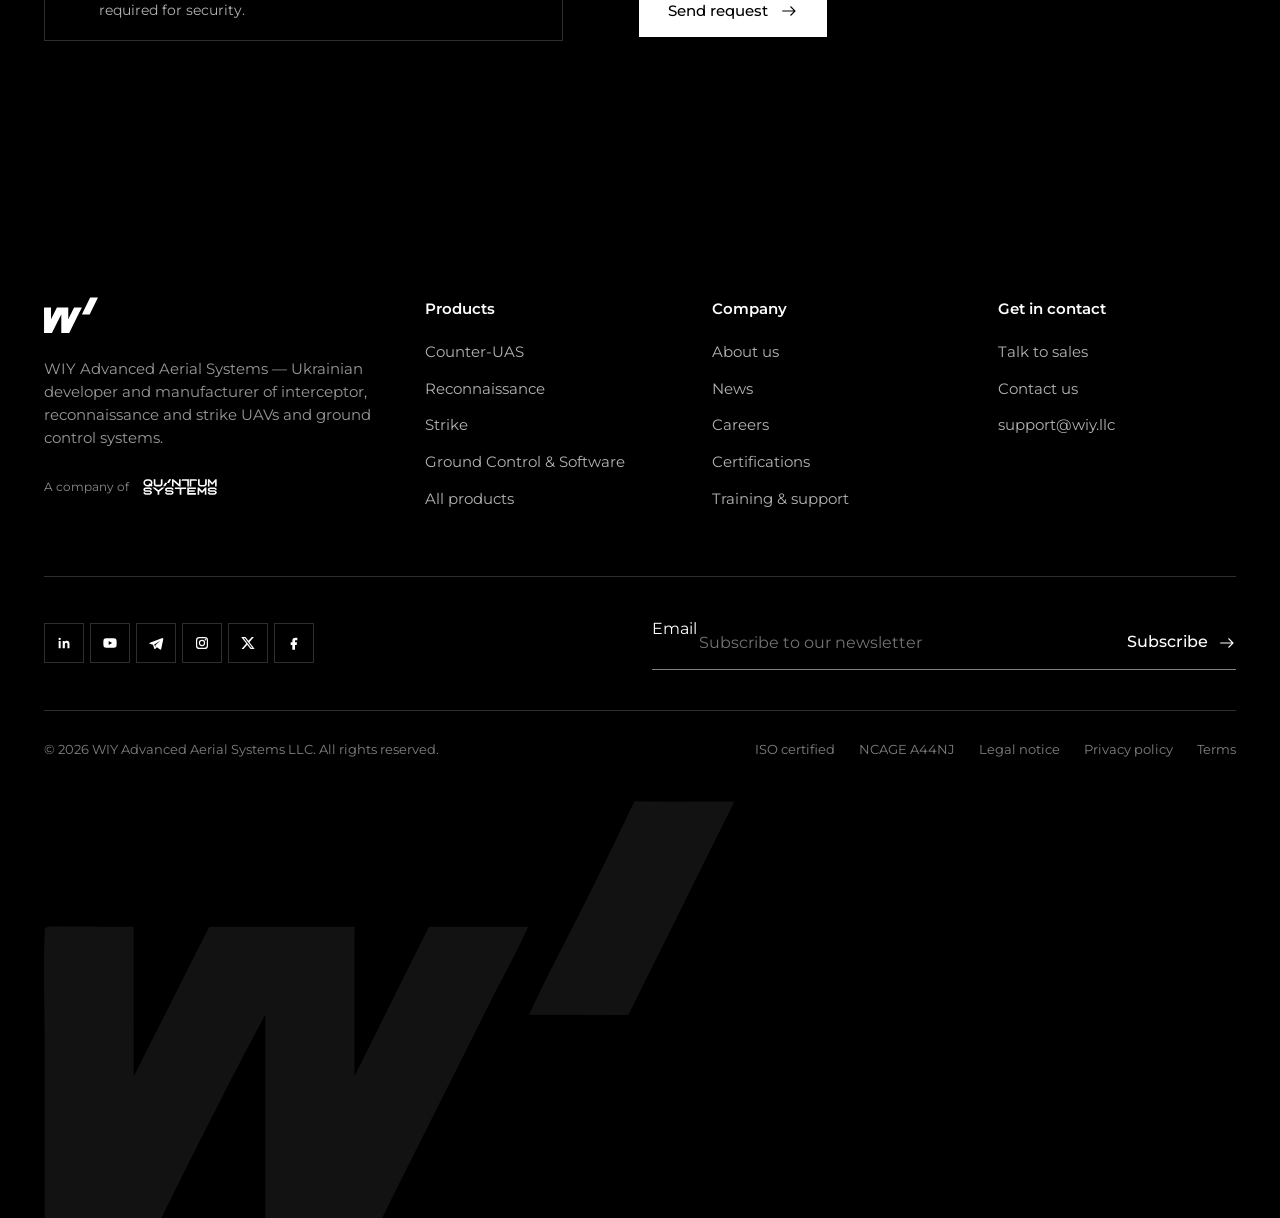
<file: company.html>
<!doctype html>
<html lang="en">
<head>
  <meta charset="utf-8">
  <meta name="viewport" content="width=device-width, initial-scale=1">
  <title>About us | WIY Drones</title>
  <meta name="description" content="WIY Advanced Aerial Systems — Ukrainian developer of interceptor, reconnaissance and strike UAVs. Verified NATO supplier, ISO certified, part of the Quantum Systems Group.">
  <link rel="preconnect" href="https://fonts.googleapis.com">
  <link rel="preconnect" href="https://fonts.gstatic.com" crossorigin>
  <link href="https://fonts.googleapis.com/css2?family=Montserrat:wght@400;500;600&display=swap" rel="stylesheet">
  <link rel="stylesheet" href="assets/css/main.css">
</head>
<body data-page="company">
  <div id="site-header"></div>
  <main>
    <section class="phero">
      <img src="assets/img/photo/strila-kits-snow.webp" alt="WIY STRILA interceptor kits deployed in the field">
      <div class="phero__body"><div class="container">
        <nav class="crumbs"><a href="index.html">Home</a><span>/</span><span>About us</span></nav>
        <h1 class="t-hero">About WIY</h1>
        <p class="t-h3" style="font-weight:400;max-width:30ch">Combat-proven unmanned systems, engineered in Ukraine.</p>
      </div></div>
    </section>

    <section class="section">
      <div class="container statement">
        <span class="kicker rv">Who we are</span>
        <p class="statement__text rv">WIY Advanced Aerial Systems develops and manufactures interceptor, reconnaissance and strike UAVs, ground control stations and related systems. <em>Our platforms operate on the front line every day, solving real tasks for units of Ukraine’s Defence Forces.</em></p>
      </div>
    </section>

    <section class="section pt-0">
      <div class="container numbers">
        <div class="rv"><strong>[2022]</strong><span>Founded — placeholder</span></div>
        <div class="rv rv-d1"><strong>10+</strong><span>Systems across cUAS, ISR and strike</span></div>
        <div class="rv rv-d2"><strong>100%</strong><span>Full-cycle manufacturing in Ukraine</span></div>
        <div class="rv rv-d3"><strong>[000]</strong><span>Team members — placeholder</span></div>
      </div>
    </section>

    <div class="bleed" data-parallax>
      <img src="assets/img/photo/strila-crates.webp" alt="STRILA interceptors in production crates" loading="lazy">
      <div class="bleed__cap"><div class="container"><h2 class="t-display balance" style="max-width:16ch">From the front line to full-rate production</h2></div></div>
    </div>

    <section class="section">
      <div class="container split">
        <div class="split__media rv"><img src="assets/img/photo/news-merz.webp" alt="" loading="lazy"></div>
        <div class="split__body rv rv-d1">
          <span class="kicker">Quantum Systems Group</span>
          <h2 class="t-h1">Ukrainian experience. European scale.</h2>
          <p class="t-lead t-body">As part of the Quantum Systems Group, WIY combines battlefield-driven engineering with the industrial capacity of a European leader in autonomous multi-domain systems. Together, through the joint venture Quantum WIY Industries, we scale interceptor production for Ukraine and Allied air defence.</p>
          <a class="more more--u" href="https://quantum-systems.com" target="_blank" rel="noopener">quantum-systems.com <svg viewBox="0 0 24 24" fill="none" stroke="currentColor" stroke-width="1.5" aria-hidden="true"><path d="M3 12h17M14 6l6 6-6 6"/></svg></a>
        </div>
      </div>
    </section>

    <section class="section bg-gray" id="credentials">
      <div class="container">
        <div class="head"><div class="head__l"><span class="kicker">Certifications</span><h2 class="t-h1">Built to Allied standards</h2></div></div>
        <div class="acc">
          <details open><summary>Verified NATO supplier — NCAGE A44NJ<svg viewBox="0 0 24 24" fill="none" stroke="currentColor" stroke-width="1.5"><path d="M12 4v16M4 12h16"/></svg></summary><div class="acc__body">WIY Advanced Aerial Systems is officially listed in the NATO supplier registry and holds a unique NCAGE code within the NATO Codification System — streamlining procurement logistics and transparent cooperation with Allied nations.</div></details>
          <details><summary>NATO-codified products (NSN)<svg viewBox="0 0 24 24" fill="none" stroke="currentColor" stroke-width="1.5"><path d="M12 4v16M4 12h16"/></svg></summary><div class="acc__body">STRILA, KRUK, SEEMKA and POMSTA X carry NATO Stock Numbers.</div></details>
          <details><summary>ISO certified production<svg viewBox="0 0 24 24" fill="none" stroke="currentColor" stroke-width="1.5"><path d="M12 4v16M4 12h16"/></svg></summary><div class="acc__body">Every unit undergoes multi-stage testing and documented quality control — from incoming inspection of components to pre-shipment checks.</div></details>
          <details><summary>MoD Military Representative Office<svg viewBox="0 0 24 24" fill="none" stroke="currentColor" stroke-width="1.5"><path d="M12 4v16M4 12h16"/></svg></summary><div class="acc__body">Compliance with the standards of the Military Representative Office of the Ministry of Defence of Ukraine.</div></details>
        </div>
      </div>
    </section>

    <section class="section bg-black" id="support">
      <div class="container split split--rev">
        <div class="split__media rv"><img src="assets/img/photo/placeholder-crew-field.webp" alt="" loading="lazy"></div>
        <div class="split__body rv rv-d1">
          <span class="kicker">Training &amp; support</span>
          <h2 class="t-h1">We stay with the crew after delivery</h2>
          <ul class="ticks">
            <li><b>01</b><span>Operator training: ground control station, piloting, interception tactics and crew coordination — theory and field practice.</span></li>
            <li><b>02</b><span>12-month warranty with repair and maintenance; post-warranty service on request.</span></li>
            <li><b>03</b><span>Software and firmware updates throughout the product lifecycle.</span></li>
            <li><b>04</b><span>Operational and mission-use consulting.</span></li>
          </ul>
        </div>
      </div>
    </section>

    <section class="section" id="partners">
      <div class="container">
        <div class="head"><div class="head__l"><span class="kicker">Partners</span><h2 class="t-h1">Trusted across the defence sector</h2></div>
          <p class="t-body">We supply under state contracts, directly to units of the Defence Forces, and via foundations and volunteer organisations.</p></div>
        <div class="logos">
          <div>Ministry of Defence of Ukraine</div>
          <div>Special Operations Forces</div>
          <div>Defence Intelligence of Ukraine</div>
          <div>Defence Procurement Agency</div>
          <div>State Special Communications Service</div>
          <div><img src="assets/img/united24.png" alt="UNITED24" loading="lazy"></div>
          <div><img src="assets/img/brave1.svg" alt="BRAVE1" loading="lazy"></div>
          <div><img src="assets/img/army-of-drones.png" alt="Army of Drones" loading="lazy" style="height:60px"></div>
        </div>
      </div>
    </section>

    <div data-contact-section data-title="Work with WIY"></div>
  </main>
  <div id="site-footer"></div>
  <script src="assets/js/data.js"></script>
  <script src="assets/js/main.js"></script>
</body>
</html>
</file>
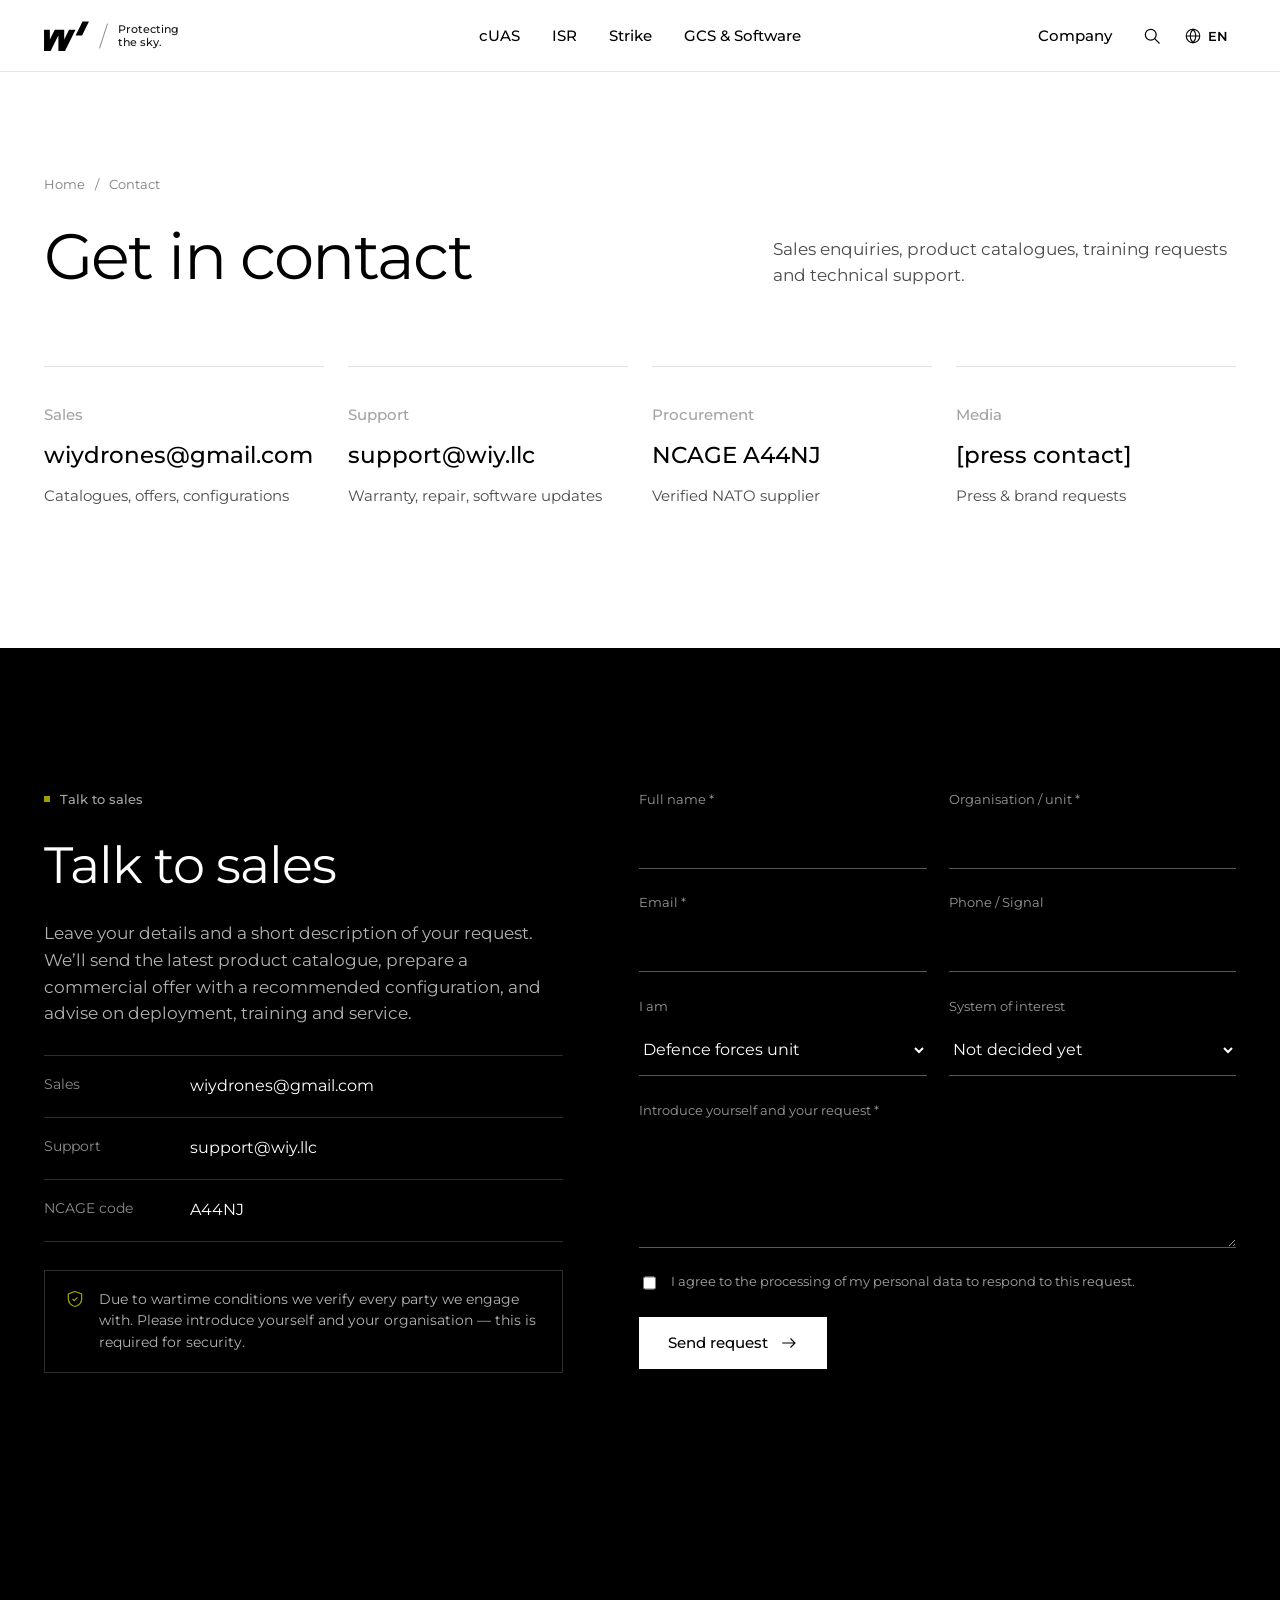
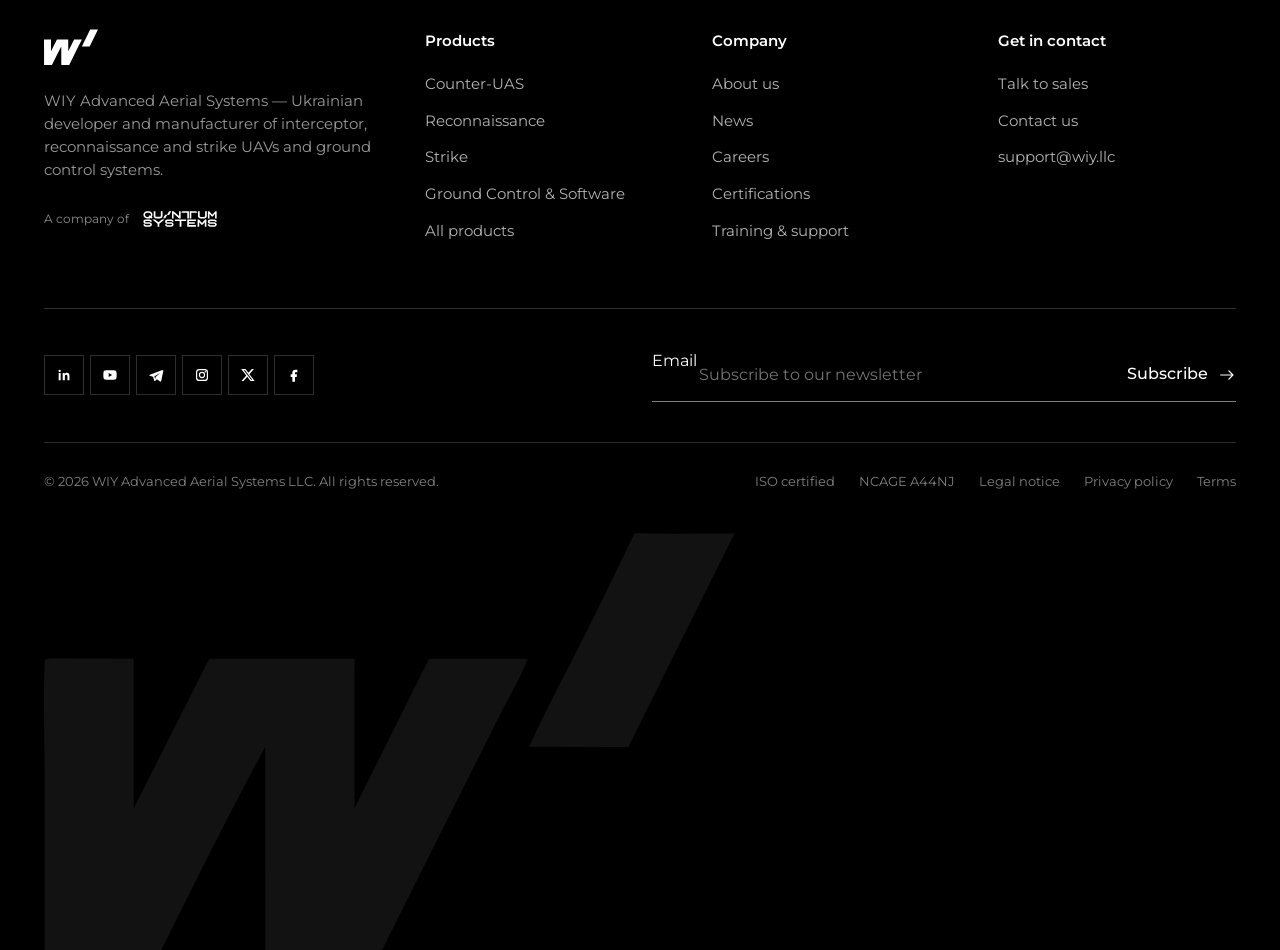
<file: contacts.html>
<!doctype html>
<html lang="en">
<head>
  <meta charset="utf-8">
  <meta name="viewport" content="width=device-width, initial-scale=1">
  <title>Contact | WIY Drones</title>
  <link rel="preconnect" href="https://fonts.googleapis.com">
  <link rel="preconnect" href="https://fonts.gstatic.com" crossorigin>
  <link href="https://fonts.googleapis.com/css2?family=Montserrat:wght@400;500;600&display=swap" rel="stylesheet">
  <link rel="stylesheet" href="assets/css/main.css">
</head>
<body class="hdr-dark" data-page="contacts">
  <div id="site-header"></div>
  <main>
    <section class="phead"><div class="container">
      <nav class="crumbs"><a href="index.html">Home</a><span>/</span><span>Contact</span></nav>
      <div class="phead__row">
        <h1 class="t-display">Get in contact</h1>
        <p class="t-lead t-body">Sales enquiries, product catalogues, training requests and technical support.</p>
      </div>
    </div></section>
    <section class="section pt-0"><div class="container">
      <div class="numbers">
        <div><span class="kicker">Sales</span><p class="t-h3 mt-s"><a href="mailto:wiydrones@gmail.com">wiydrones@gmail.com</a></p><span>Catalogues, offers, configurations</span></div>
        <div><span class="kicker">Support</span><p class="t-h3 mt-s"><a href="mailto:support@wiy.llc">support@wiy.llc</a></p><span>Warranty, repair, software updates</span></div>
        <div><span class="kicker">Procurement</span><p class="t-h3 mt-s">NCAGE A44NJ</p><span>Verified NATO supplier</span></div>
        <div><span class="kicker">Media</span><p class="t-h3 mt-s">[press contact]</p><span>Press &amp; brand requests</span></div>
      </div>
    </div></section>
    <div data-contact-section data-title="Talk to sales"></div>
  </main>
  <div id="site-footer"></div>
  <script src="assets/js/data.js"></script>
  <script src="assets/js/main.js"></script>
</body>
</html>
</file>
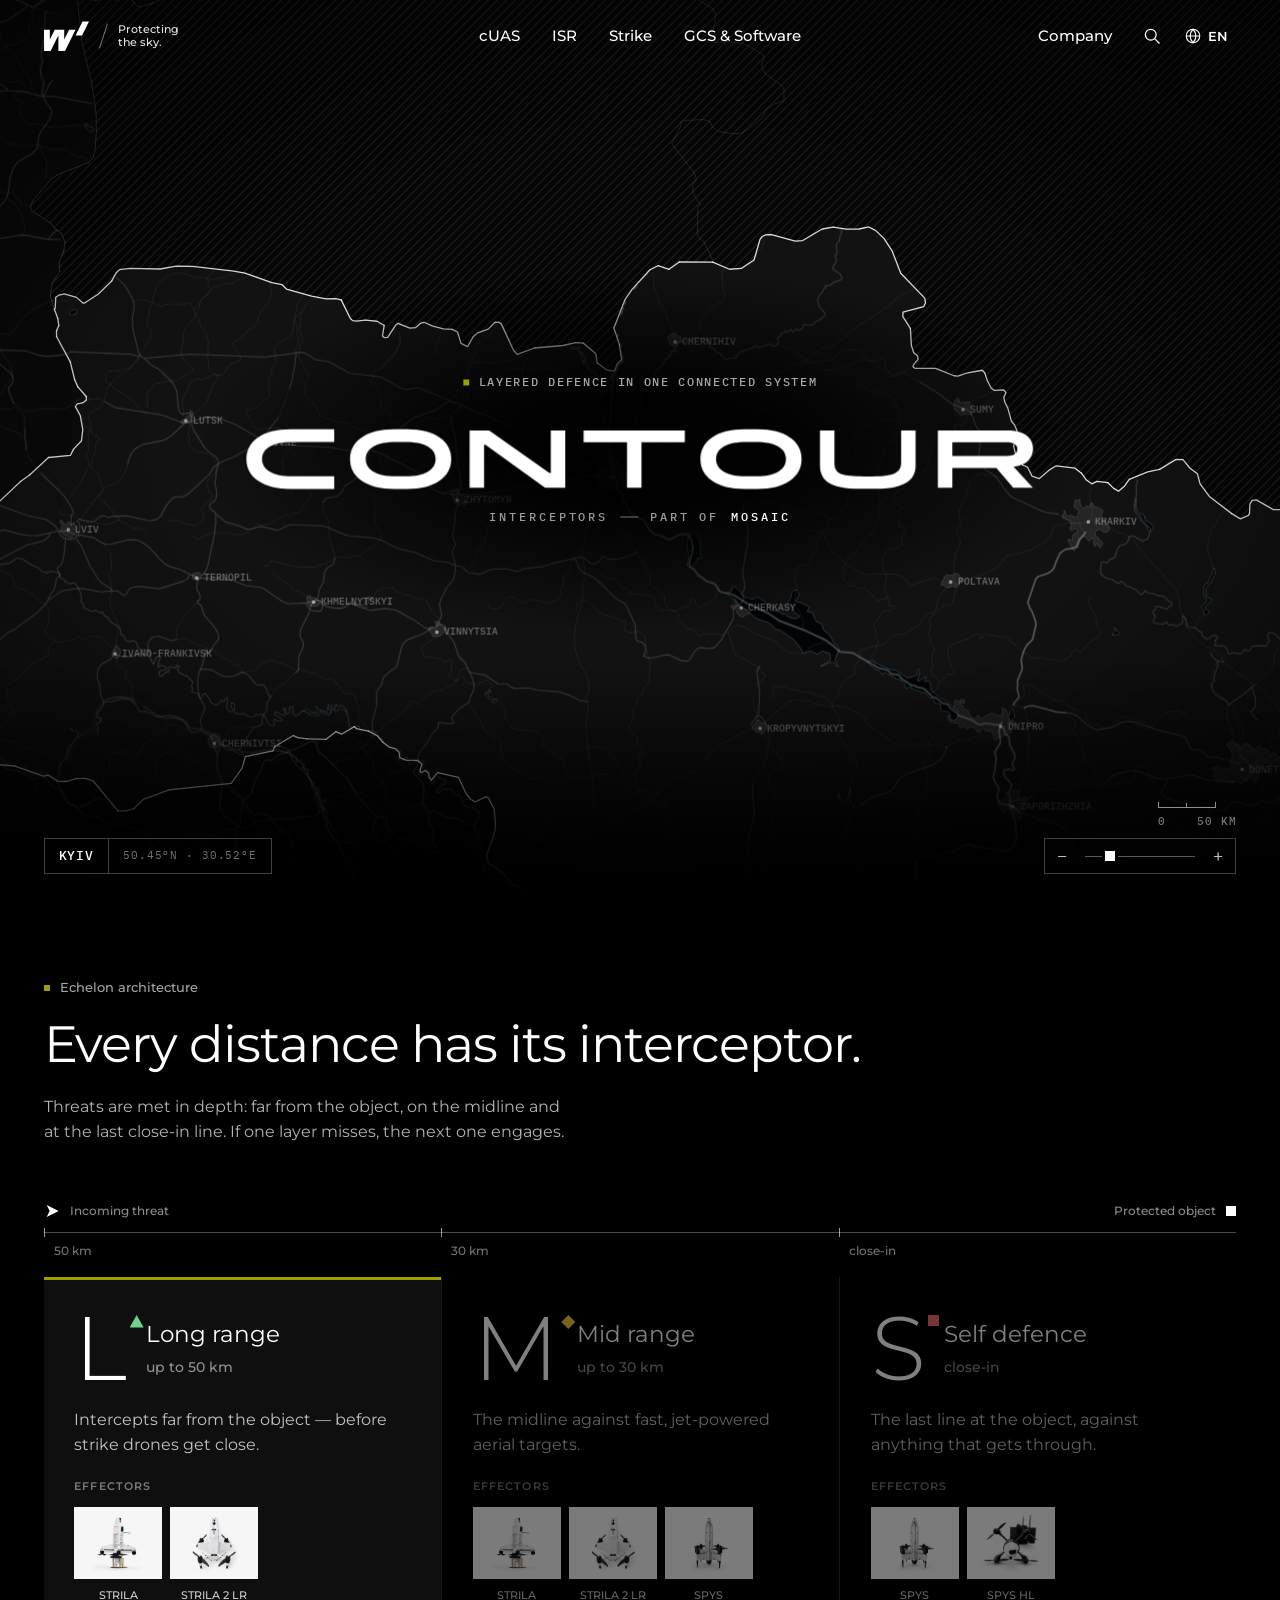
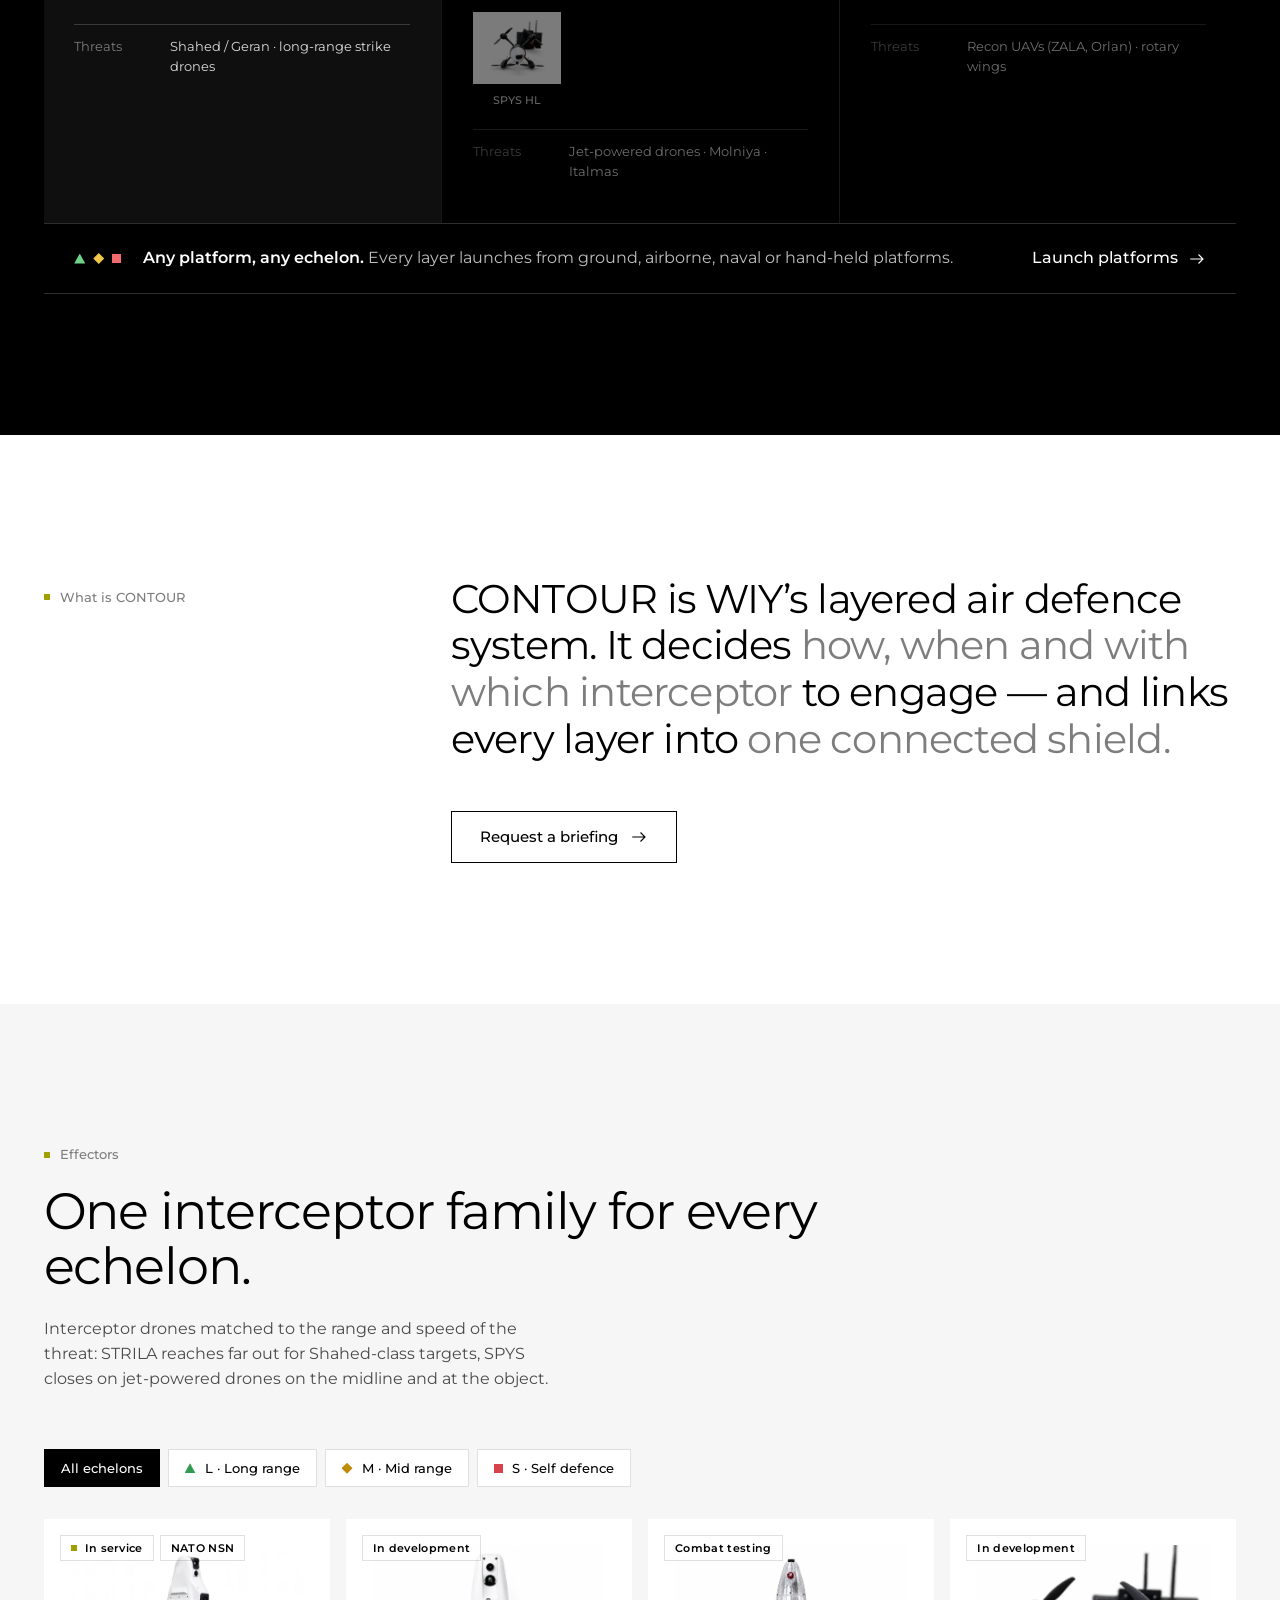
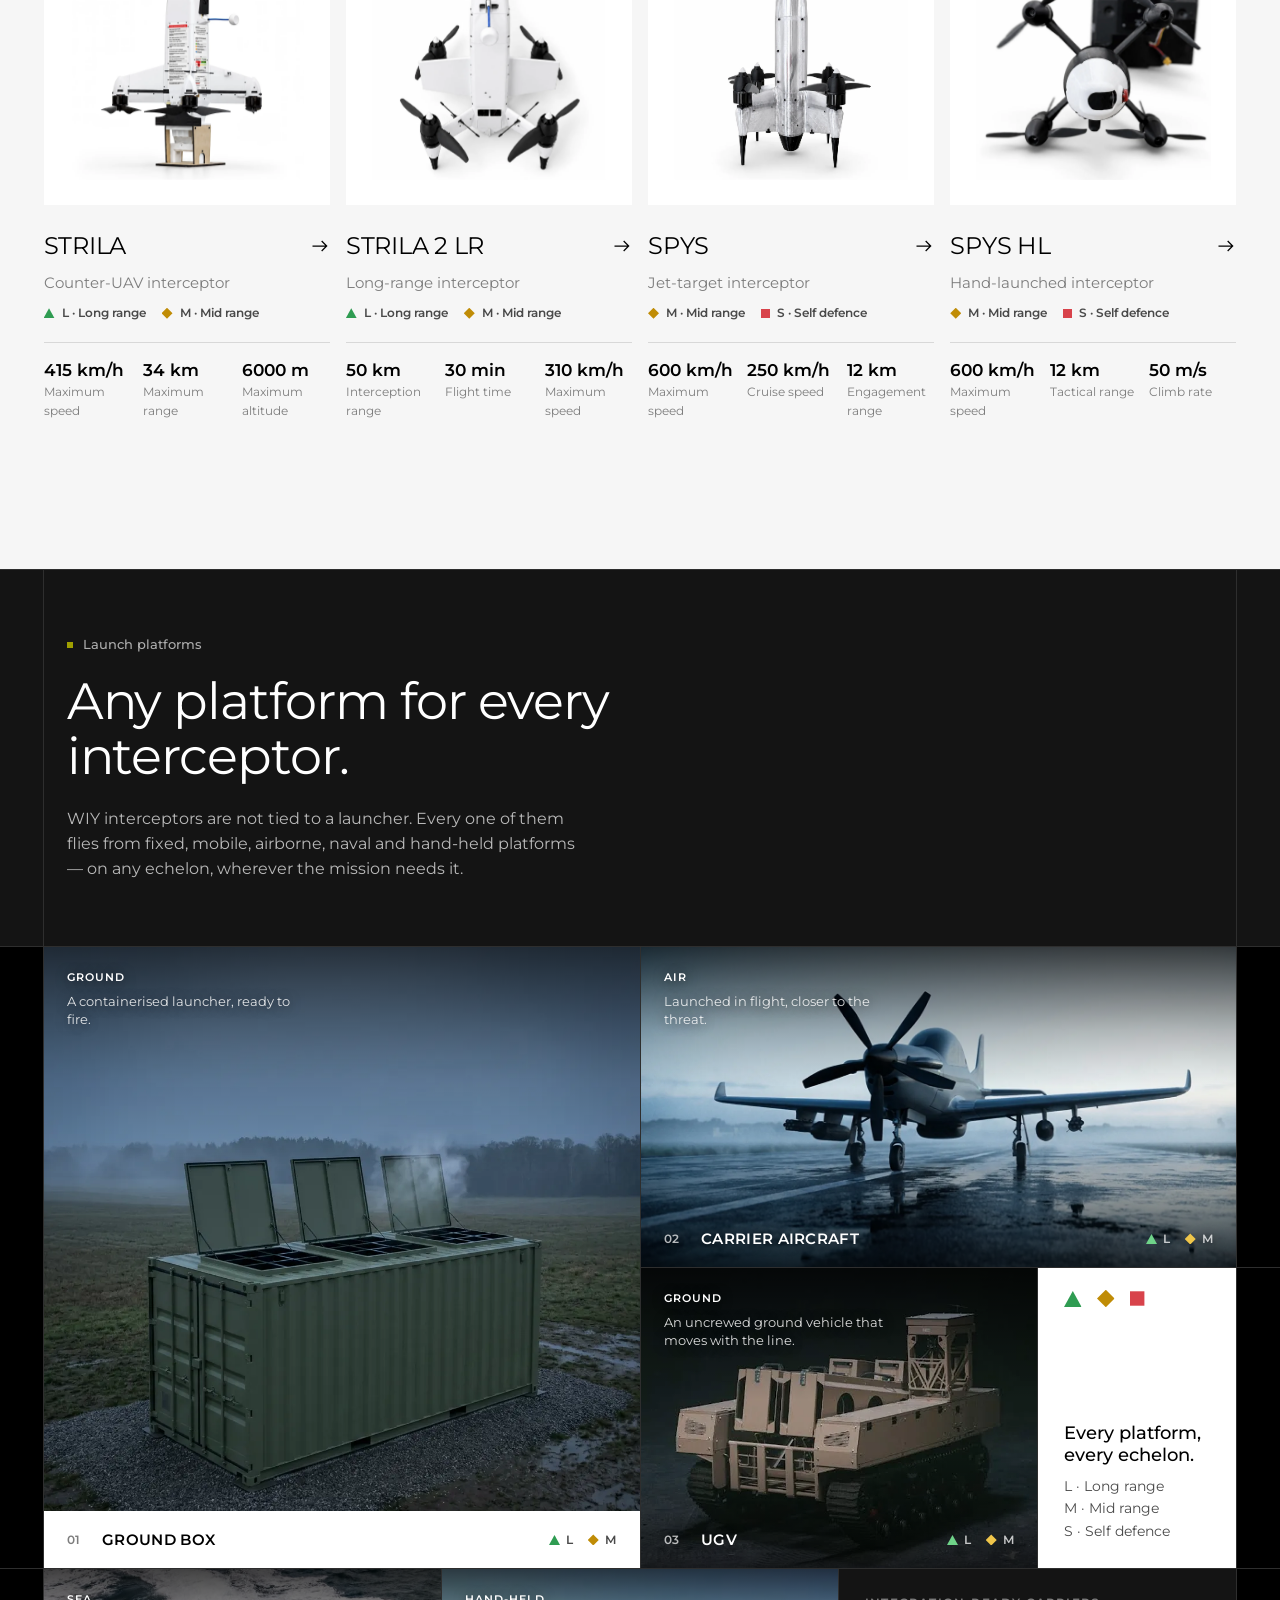
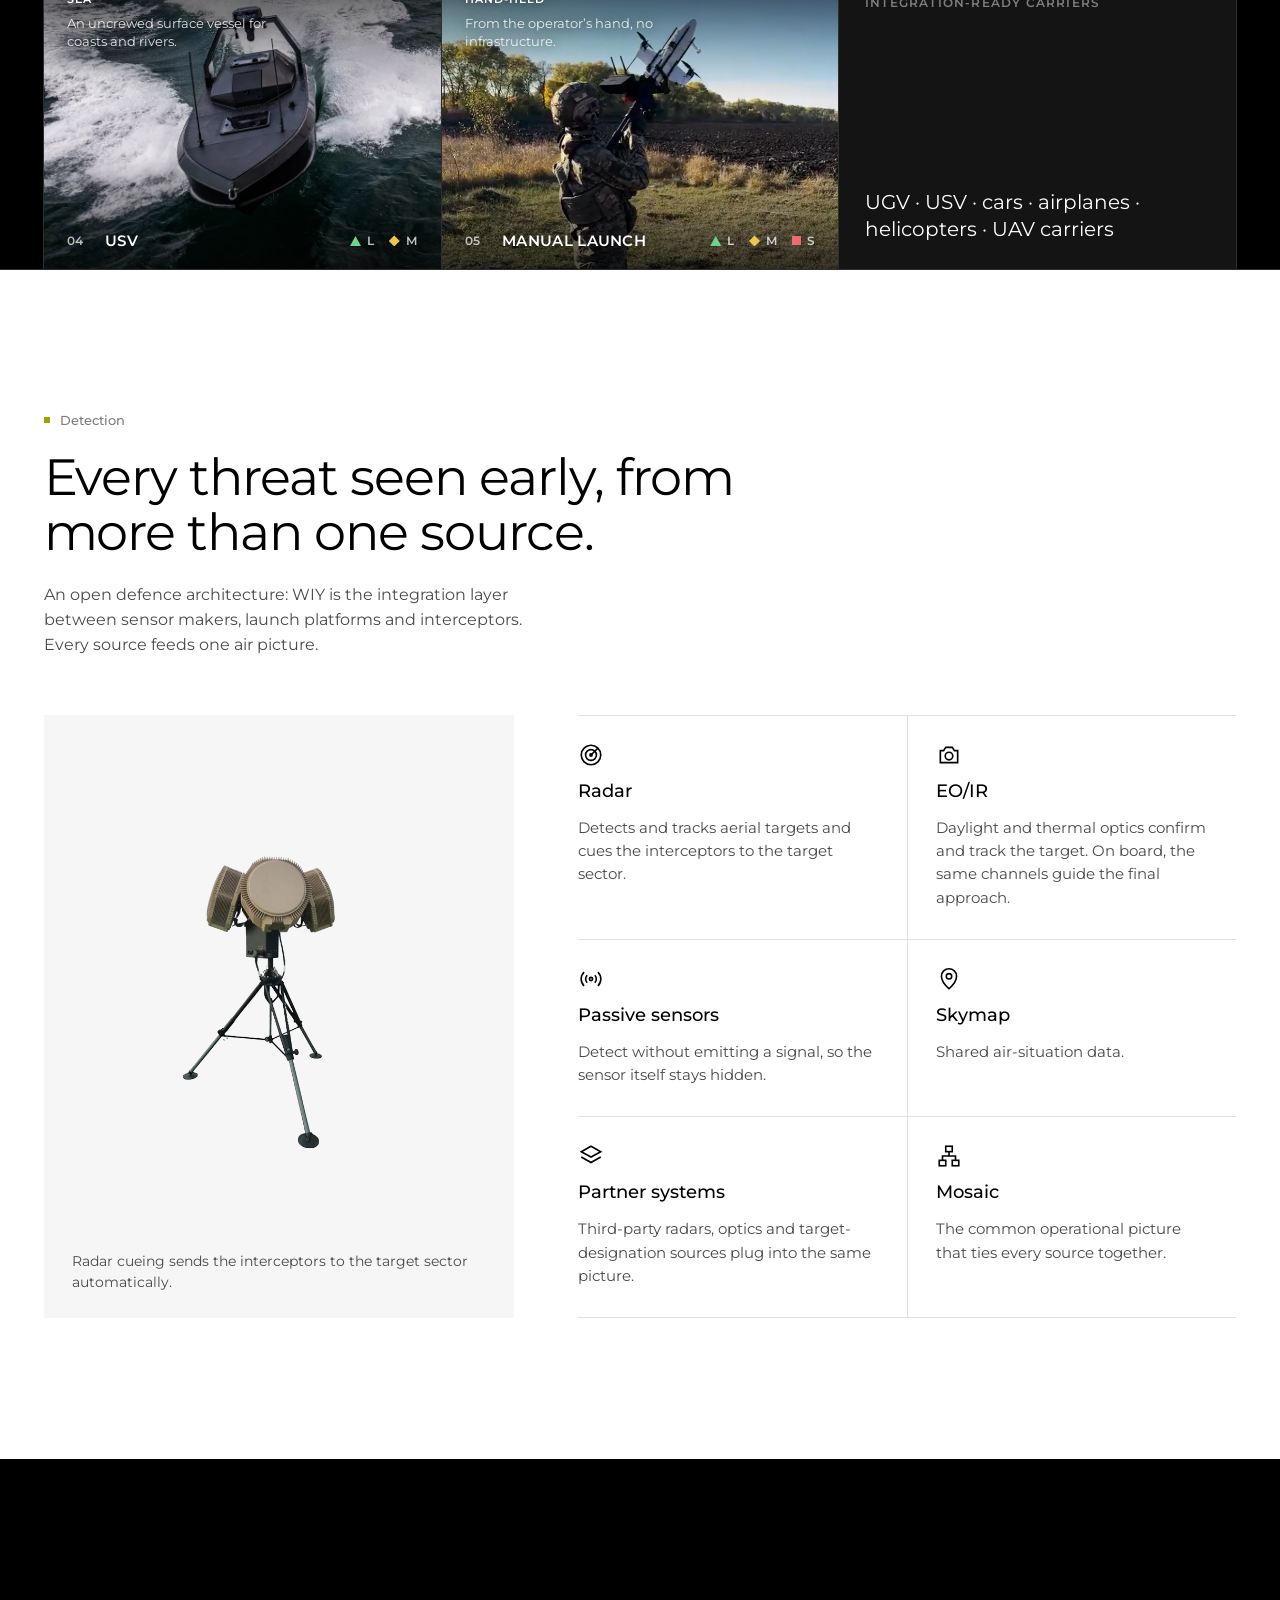
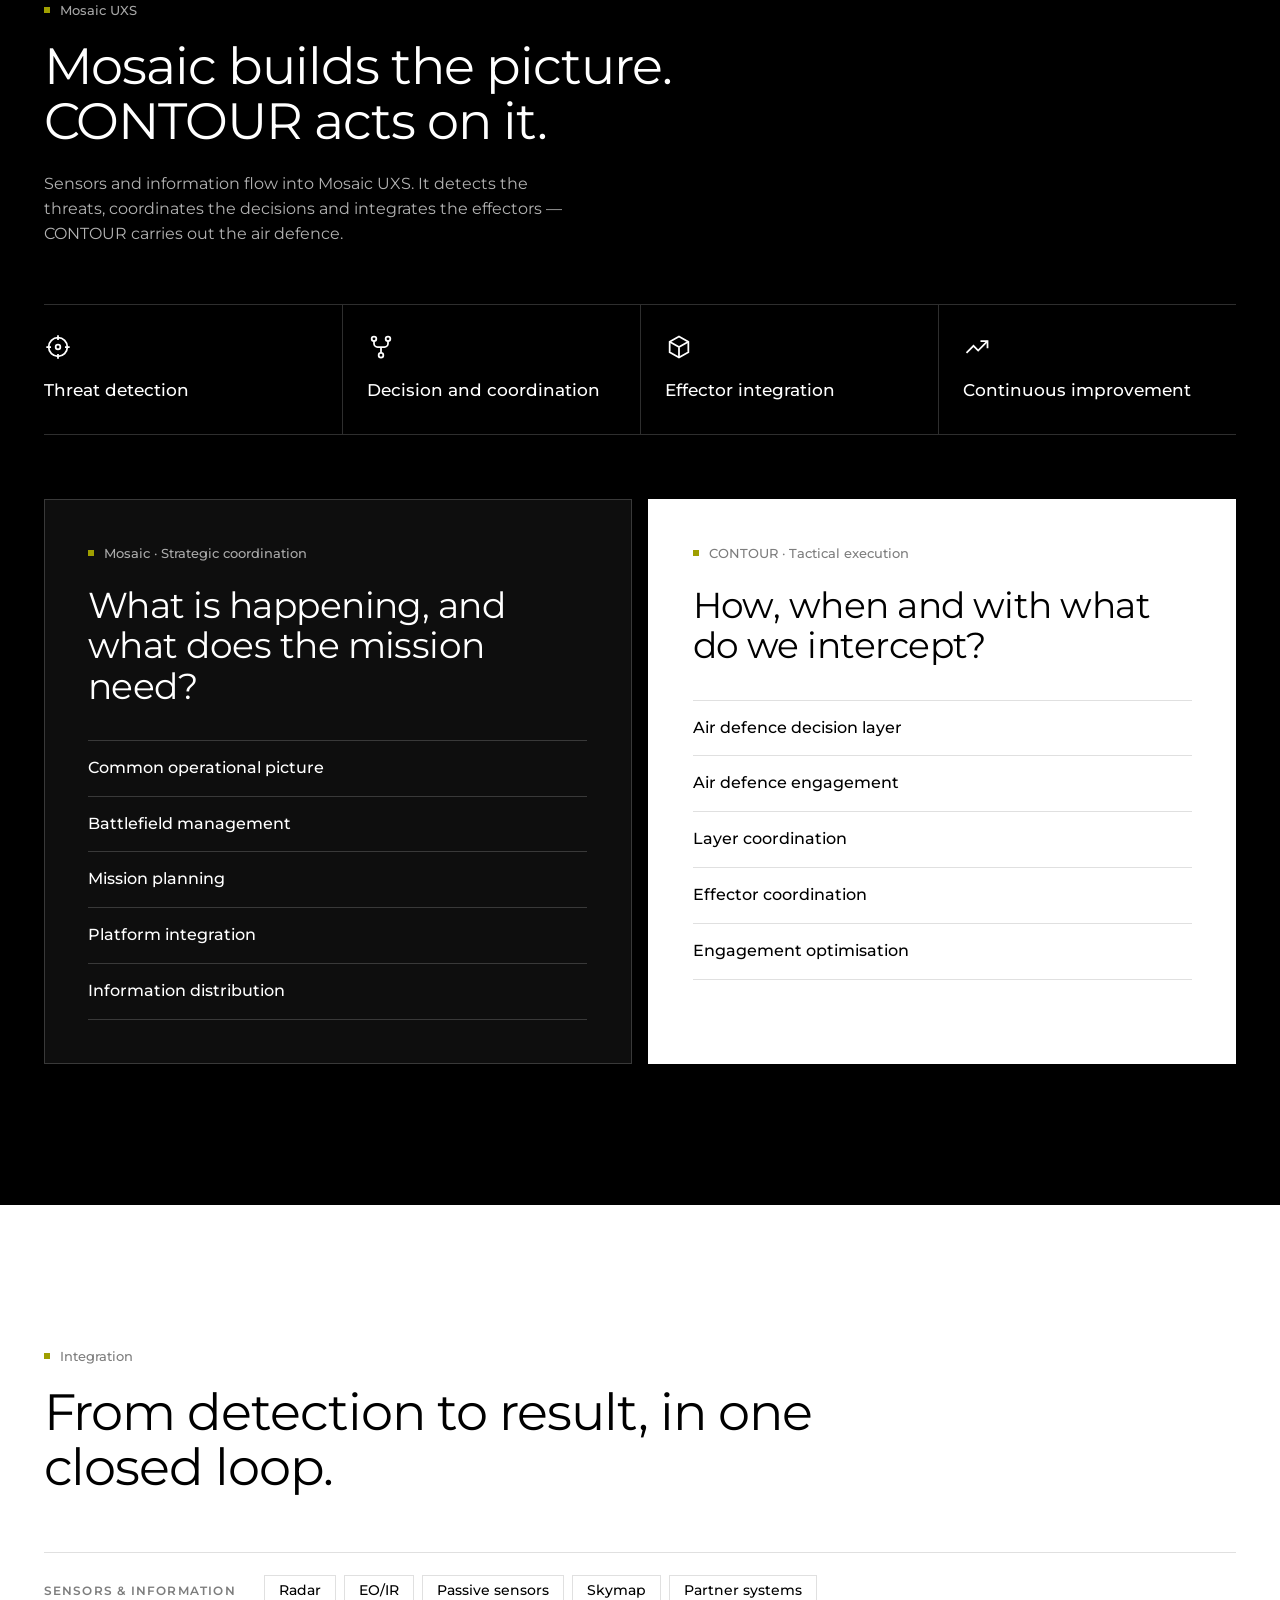
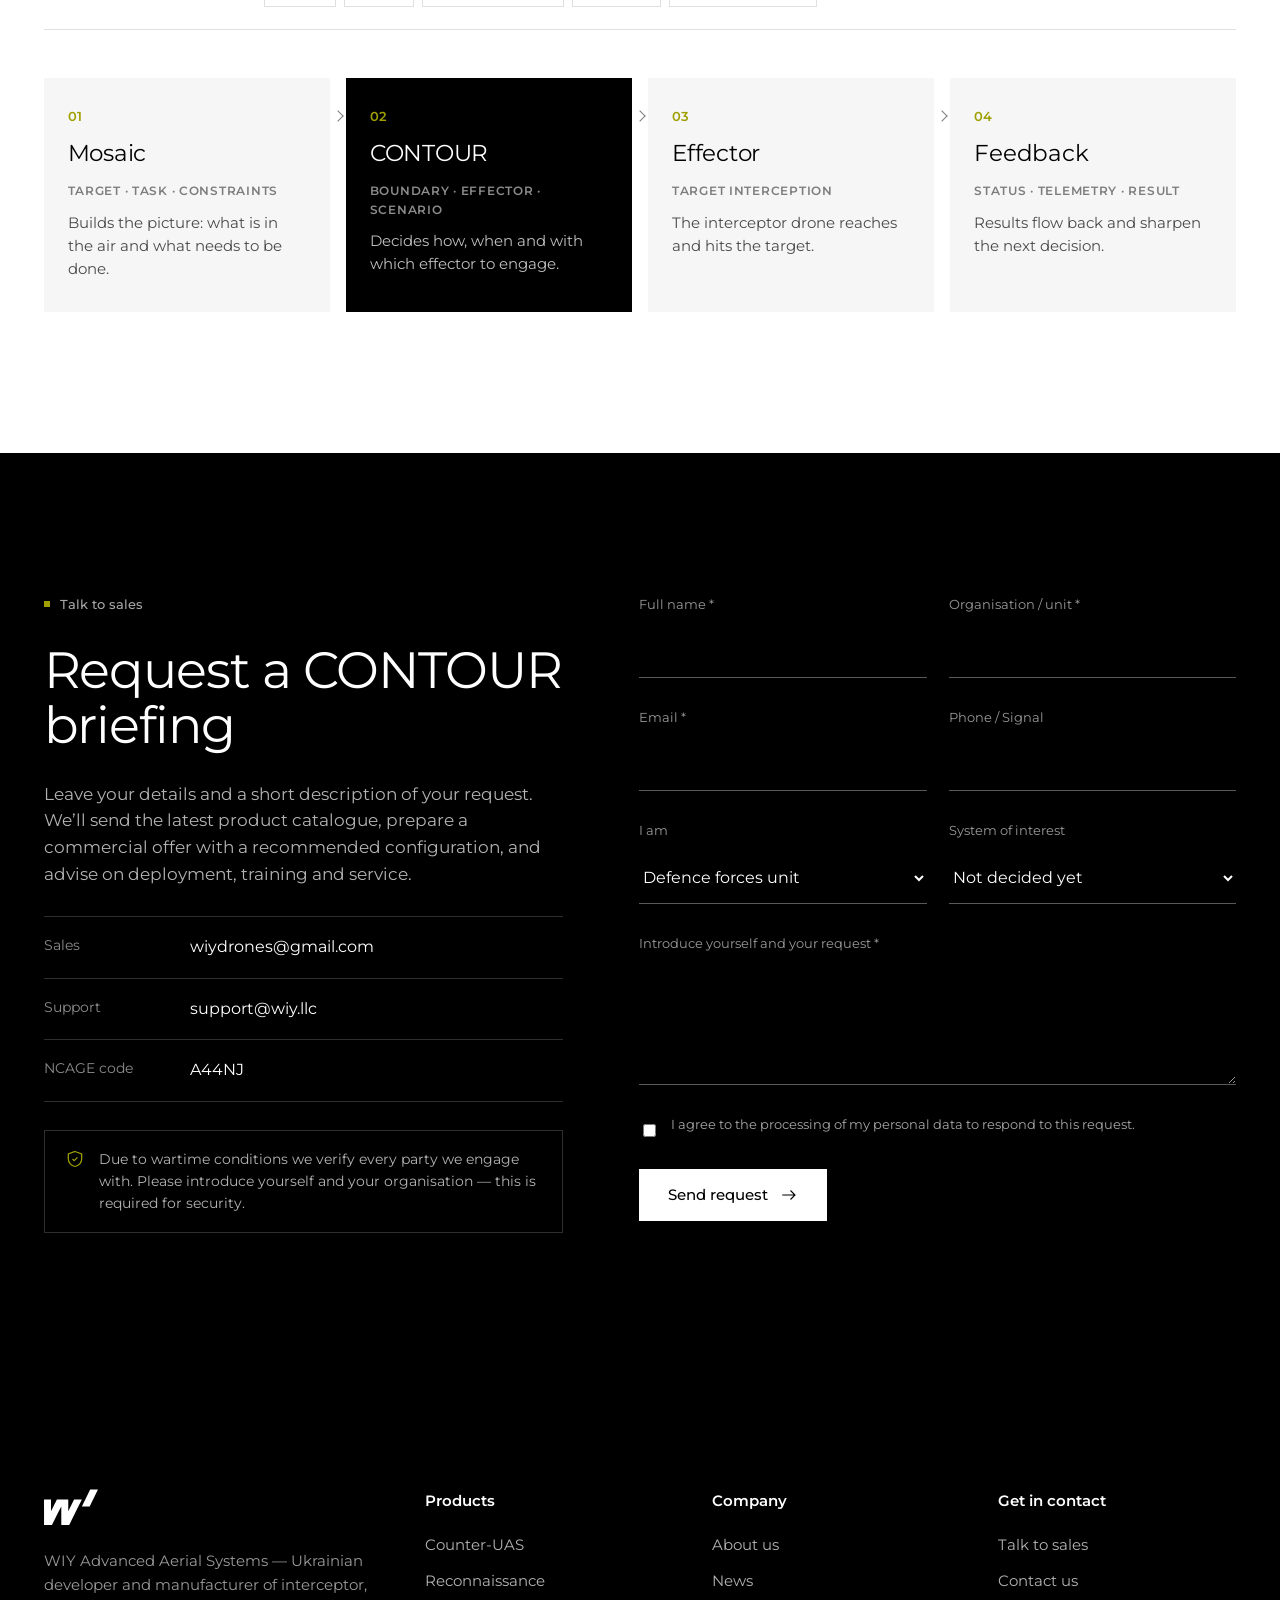
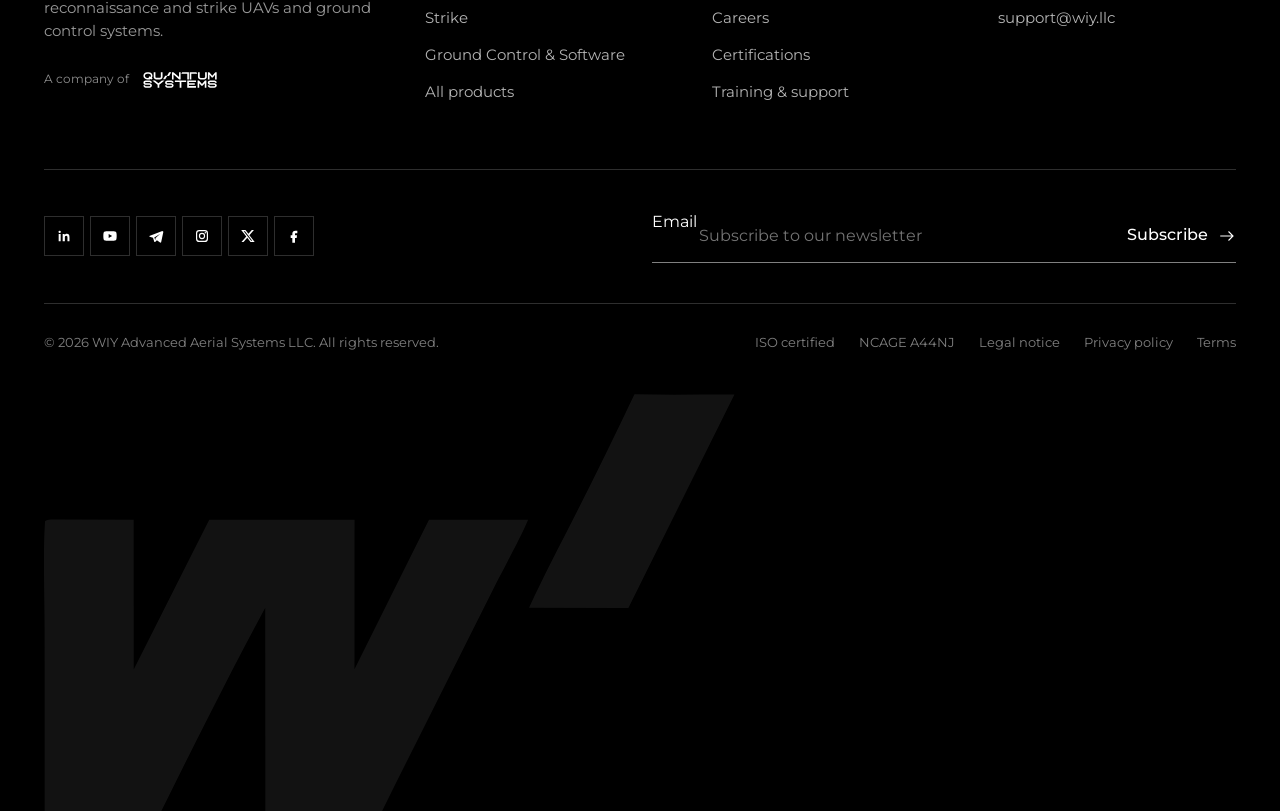
<file: contour.html>
<!doctype html>
<html lang="en">
<head>
  <meta charset="utf-8">
  <meta name="viewport" content="width=device-width, initial-scale=1">
  <title>CONTOUR — Layered air defence by WIY</title>
  <meta name="description" content="CONTOUR is the WIY layered air defence system: long range, mid range and self defence interceptors linked into one closed loop.">
  <link rel="preconnect" href="https://fonts.googleapis.com">
  <link rel="preconnect" href="https://fonts.gstatic.com" crossorigin>
  <link href="https://fonts.googleapis.com/css2?family=IBM+Plex+Mono:wght@400;500&family=Montserrat:wght@300;400;500;600&display=swap" rel="stylesheet">
  <link rel="stylesheet" href="assets/css/main.css">
  <link rel="stylesheet" href="assets/css/contour.css">
  <script>document.documentElement.classList.add('js');</script>
</head>
<body data-page="contour">
  <div id="site-header"></div>

  <main>
    <!-- HERO — contour map + logo draw-in -->
    <section class="ct-hero" id="ct-hero" aria-label="CONTOUR — interactive defence map">
      <!-- map stage: tilted into pseudo-3D after the fly-in -->
      <div class="ct-stage" id="ct-stage">
        <canvas class="ct-base is-on" id="ct-base" aria-hidden="true"></canvas>
        <canvas class="ct-base" id="ct-base-alt" aria-hidden="true"></canvas>
        <canvas class="ct-map" id="ct-map" aria-hidden="true"></canvas>
      </div>
      <div class="ct-shade" aria-hidden="true"></div>
      <!-- defence zone in screen space: the pseudo-3D walls (WebGL), then rings, merge and captions;
           shields are inserted after it by contour.js -->
      <canvas class="ct-walls" id="ct-walls-gl" aria-hidden="true"></canvas>
      <canvas class="ct-walls" id="ct-walls" aria-hidden="true"></canvas>
      <!-- threat demo: enemy drones flying in, interceptors of each echelon, hits (contour.js) -->
      <canvas class="ct-walls" id="ct-threats" aria-hidden="true"></canvas>
      <template id="ct-obj-tpl">
        <button class="ct-obj" type="button"><i class="ct-obj__pulse"></i><svg class="ct-obj__core" viewBox="0 0 24 24" aria-hidden="true"><path d="M12 2.2l8 3v6.1c0 4.9-3.3 9.1-8 10.7-4.7-1.6-8-5.8-8-10.7V5.2l8-3z"/><path class="ct-obj__mark" d="M12 6.2v11.6"/></svg><span class="ct-obj__tag"><b></b><em></em></span></button>
      </template>

      <div class="ct-center">
        <span class="ct-kicker">Layered defence in one connected system</span>
        <svg class="ct-logo" id="ct-logo" viewBox="-4 -4 1005 86" role="img" aria-label="CONTOUR">
          <defs>
            <linearGradient id="ct-reveal-grad" x1="0" x2="1" y1="0" y2="0">
              <stop offset="0" stop-color="#fff"/>
              <stop offset="0.9" stop-color="#fff"/>
              <stop offset="1" stop-color="#fff" stop-opacity="0"/>
            </linearGradient>
            <mask id="ct-reveal" maskUnits="userSpaceOnUse" x="-4" y="-4" width="1005" height="86">
              <rect class="ct-reveal-rect" x="-4" y="-4" width="1125" height="86" fill="url(#ct-reveal-grad)"/>
            </mask>
          </defs>
          <g class="ct-logo__stroke" id="ct-logo-stroke"></g>
          <g class="ct-logo__fill" id="ct-logo-fill" mask="url(#ct-reveal)">
            <path d="M111.202 16.9124H57.8522C45.6012 16.9124 36.1806 18.7926 29.6946 22.6544C23.1861 26.4627 19.835 31.7392 19.835 38.4487C19.835 45.219 23.1792 50.5941 29.6832 54.5381L29.6889 54.5414C36.1751 58.4053 45.5978 60.2867 57.8522 60.2867H111.202V76.4039H55.7424C38.6288 76.4039 25.1687 73.0458 15.2811 66.4178L14.813 66.0998C4.91283 59.2143 -0.000150732 50.0197 -0.000151381 38.4487C-0.000114204 26.9461 4.91108 17.853 14.8097 11.1009L14.813 11.0993C24.7423 4.26068 38.3572 0.795196 55.7424 0.795196H111.202V16.9124Z"/>
            <path fill-rule="evenodd" d="M203.893 0.795196C221.21 0.795287 234.757 4.26042 244.618 11.0977L244.624 11.1009C254.522 17.853 259.434 26.9462 259.434 38.4487C259.434 49.9495 254.49 59.1125 244.519 66.0003L244.517 66.0019C234.587 72.9069 221.073 76.4038 203.893 76.4039H187.01C169.626 76.4039 156.012 72.9058 146.084 66.0019C136.18 59.1152 131.267 49.9521 131.267 38.4487C131.267 26.9461 136.178 17.853 146.077 11.1009L146.08 11.0993C156.01 4.26066 169.624 0.795196 187.01 0.795196H203.893ZM189.12 16.9124C176.869 16.9124 167.448 18.7926 160.962 22.6544C154.453 26.4627 151.102 31.7392 151.102 38.4487C151.102 45.219 154.447 50.5941 160.951 54.5381L160.956 54.5414C167.442 58.4054 176.866 60.2867 189.12 60.2867H201.682C213.936 60.2866 223.359 58.4054 229.845 54.5414L229.851 54.5381C236.153 50.7161 239.459 45.5488 239.595 39.0709L239.599 38.4397C239.596 31.7374 236.248 26.4656 229.748 22.6593C223.327 18.7929 213.935 16.9124 201.682 16.9124H189.12Z"/>
            <path d="M306.977 2.30228C307.272 2.30233 307.59 2.38358 307.941 2.57874L383.79 56.0664H385.493V2.57303C385.493 2.42795 385.515 2.36068 385.526 2.33653C385.548 2.32576 385.615 2.30228 385.764 2.30228H403.551C403.696 2.30234 403.763 2.32554 403.787 2.33653C403.798 2.36014 403.821 2.42669 403.821 2.57303V74.626C403.821 74.771 403.798 74.8375 403.787 74.8617C403.763 74.8727 403.697 74.8967 403.551 74.8968H378.729C378.471 74.8968 378.168 74.8066 377.807 74.5494L302.724 20.53H301.017V74.626C301.017 74.7709 300.994 74.8375 300.983 74.8617C300.959 74.8727 300.893 74.8968 300.746 74.8968H282.96C282.812 74.8968 282.746 74.8726 282.723 74.8617C282.711 74.8373 282.689 74.7705 282.689 74.626V2.57303C282.689 2.42723 282.712 2.36037 282.723 2.33653C282.746 2.32561 282.813 2.30228 282.96 2.30228H306.977Z"/>
            <path d="M554.973 2.30228C555.118 2.30234 555.185 2.32555 555.209 2.33653C555.22 2.36013 555.243 2.42668 555.243 2.57303V16.9433C555.243 17.0885 555.22 17.1549 555.209 17.179C555.185 17.19 555.119 17.2132 554.973 17.2133H500.374V74.626C500.374 74.7711 500.351 74.8376 500.339 74.8617C500.316 74.8727 500.25 74.8967 500.104 74.8968H482.316C482.17 74.8968 482.103 74.8727 482.08 74.8617C482.069 74.8375 482.046 74.7709 482.046 74.626V17.2133H427.347C427.201 17.2133 427.134 17.19 427.111 17.179C427.1 17.1549 427.076 17.0885 427.076 16.9433V2.57303C427.076 2.42673 427.1 2.36015 427.111 2.33653C427.134 2.32553 427.201 2.30228 427.347 2.30228H554.973Z"/>
            <path fill-rule="evenodd" d="M647.606 0.795196C664.924 0.795225 678.471 4.26029 688.333 11.0977L688.338 11.1009C698.236 17.853 703.148 26.9462 703.148 38.4487C703.148 49.9496 698.204 59.1125 688.233 66.0003L688.231 66.0019C678.301 72.9069 664.787 76.4038 647.606 76.4039H630.724C613.34 76.4039 599.726 72.906 589.797 66.0019C579.894 59.1152 574.982 49.9521 574.982 38.4487C574.982 26.9461 579.893 17.853 589.792 11.1009L589.794 11.0993C599.723 4.26062 613.338 0.795209 630.724 0.795196H647.606ZM632.834 16.9124C620.583 16.9124 611.163 18.7927 604.677 22.6544C598.168 26.4628 594.817 31.7391 594.817 38.4487C594.817 45.2191 598.161 50.5941 604.665 54.5381L604.671 54.5414C611.157 58.4054 620.579 60.2867 632.834 60.2867H645.396C657.65 60.2867 667.073 58.4055 673.559 54.5414L673.564 54.5381C679.867 50.7161 683.173 45.549 683.309 39.0709L683.312 38.4397C683.309 31.7373 679.962 26.4656 673.462 22.6593C667.041 18.7929 657.649 16.9124 645.396 16.9124H632.834Z"/>
            <path d="M744.461 2.30228C744.606 2.30231 744.673 2.32551 744.697 2.33653C744.708 2.36004 744.731 2.42646 744.731 2.57303V42.9707C744.731 45.4126 744.9 47.4249 745.255 48.9844C745.629 50.6313 746.551 52.2596 747.951 53.8694C749.413 55.5511 751.498 56.8254 754.14 57.7292L754.149 57.7325L754.158 57.7358C756.775 58.562 760.317 59.24 764.76 59.7786H764.762C769.294 60.3198 774.857 60.5885 781.443 60.5885H792.296C799.755 60.5884 805.964 60.219 810.911 59.4736C815.846 58.7299 819.662 57.5686 822.281 55.94L822.294 55.9318C824.85 54.2744 826.686 52.4315 827.712 50.3789C828.724 48.3545 829.208 45.8719 829.208 42.9707V2.57303C829.208 2.43252 829.231 2.37498 829.241 2.35774C829.261 2.34577 829.347 2.30231 829.578 2.30228H847.265C847.41 2.3023 847.477 2.3255 847.501 2.33653C847.512 2.35997 847.535 2.42631 847.535 2.57303V46.8901C847.535 56.6478 843.409 63.9088 835.11 68.7812C826.741 73.694 814.081 76.2032 797.018 76.2033H776.719C758.462 76.2033 745.569 73.6866 737.874 68.7959C730.228 63.869 726.404 56.6075 726.404 46.8901V2.57303C726.404 2.42682 726.426 2.36019 726.437 2.33653C726.461 2.32556 726.527 2.30228 726.674 2.30228H744.461Z"/>
            <path fill-rule="evenodd" d="M963.916 2.30228C974.403 2.30229 982.375 4.42841 987.938 8.56875C993.477 12.6907 996.244 18.3323 996.244 25.5854C996.244 31.4018 994.283 36.2792 990.359 40.2697C986.434 44.1942 980.723 46.7868 973.133 47.9748L971.593 48.2154L996.069 74.8886C996.043 74.892 996.012 74.8968 995.974 74.8968H971.956C971.43 74.8968 971.047 74.6989 970.731 74.2476L970.708 74.2158L970.683 74.1857L949.831 49.6727H894.043V74.626C894.043 74.7728 894.019 74.8391 894.008 74.8625C893.984 74.8736 893.917 74.8968 893.773 74.8968H875.985C875.838 74.8968 875.772 74.8726 875.749 74.8617C875.738 74.8374 875.715 74.7707 875.715 74.626V2.57303C875.715 2.42697 875.738 2.36025 875.749 2.33653C875.772 2.32561 875.839 2.3023 875.985 2.30228H963.916ZM894.043 17.2133V34.6614H963.012C967.26 34.6614 970.589 33.9951 972.88 32.5475C975.235 31.0592 976.409 28.7963 976.409 25.8872C976.409 23.0068 975.23 20.7697 972.876 19.3002C970.586 17.8716 967.259 17.2133 963.012 17.2133H894.043Z"/>
          </g>
          <rect class="ct-scan" x="0" y="-10" width="2" height="98"/>
        </svg>
        <!-- endorsement: CONTOUR is the interceptor (tactical) layer of Mosaic -->
        <p class="ct-part">Interceptors<i aria-hidden="true"></i>Part of <b>Mosaic</b></p>
      </div>

      <div class="ct-hud">
        <!-- bordered box (city · coordinates), like the zoom control on the right -->
        <div class="ct-hud__obj" aria-live="polite"><div class="ct-hud__box"><b id="ct-hud-name">KYIV</b><span id="ct-coords">50.45°N · 30.52°E</span></div></div>
      </div>
      <div class="ct-deny" id="ct-notice" role="status">Unavailable territory</div>
      <!-- city switcher: the camera flies to the chosen city and the defence point deploys there (contour.js) -->
      <nav class="ct-cities" aria-label="Protected city">
        <button class="ct-cities__arrow" type="button" data-step="-1" aria-label="Previous city"><svg viewBox="0 0 24 24" fill="none" stroke="currentColor" stroke-width="1.5" aria-hidden="true"><path d="M15 5l-7 7 7 7"/></svg></button>
        <div class="ct-cities__list" id="ct-cities"></div>
        <button class="ct-cities__arrow" type="button" data-step="1" aria-label="Next city"><svg viewBox="0 0 24 24" fill="none" stroke="currentColor" stroke-width="1.5" aria-hidden="true"><path d="M9 5l7 7-7 7"/></svg></button>
      </nav>
      <!-- scale bar above the zoom control -->
      <div class="ct-tools">
        <div class="ct-hud__scale" aria-hidden="true"><i id="ct-scale-bar"></i><span>0</span><span id="ct-scale-lbl">50 km</span></div>
        <div class="ct-zoom" role="group" aria-label="Map zoom">
          <button class="ct-zoom__btn" type="button" id="ct-zoom-out" aria-label="Zoom out">−</button>
          <input class="ct-zoom__range" type="range" id="ct-zoom" min="0" max="100" step="1" value="30" aria-label="Zoom level">
          <button class="ct-zoom__btn" type="button" id="ct-zoom-in" aria-label="Zoom in">+</button>
        </div>
      </div>

      <!-- echelon callouts: one card per ring, linked to the active point's ring by a leader line
           (drawn by contour.js); the column sits on the side away from the active point -->
      <div class="ct-notes" id="ct-notes" aria-label="Defence echelons">
        <article class="ct-note" data-r="L">
          <header><b>L</b><h3>Long range</h3><em>up to 50 km</em></header>
          <p>Intercepts far from the object — before strike drones get close.</p>
          <div class="ct-note__fx"><figure><span><img src="assets/img/strila.webp" alt=""></span><figcaption>STRILA</figcaption></figure><figure><span><img src="assets/img/strila-2-lr.webp" alt=""></span><figcaption>STRILA 2 LR</figcaption></figure></div>
        </article>
        <article class="ct-note" data-r="M">
          <header><b>M</b><h3>Mid range</h3><em>up to 30 km</em></header>
          <p>The midline against fast, jet-powered aerial targets.</p>
          <div class="ct-note__fx"><figure><span><img src="assets/img/strila.webp" alt=""></span><figcaption>STRILA</figcaption></figure><figure><span><img src="assets/img/strila-2-lr.webp" alt=""></span><figcaption>STRILA 2 LR</figcaption></figure><figure><span><img src="assets/img/spys.webp" alt=""></span><figcaption>SPYS</figcaption></figure><figure><span><img src="assets/img/spys-hl.webp" alt=""></span><figcaption>SPYS HL</figcaption></figure></div>
        </article>
        <article class="ct-note" data-r="S">
          <header><b>S</b><h3>Self defence</h3><em>up to 12 km</em></header>
          <p>The last line at the object, against anything that gets through.</p>
          <div class="ct-note__fx"><figure><span><img src="assets/img/spys.webp" alt=""></span><figcaption>SPYS</figcaption></figure><figure><span><img src="assets/img/spys-hl.webp" alt=""></span><figcaption>SPYS HL</figcaption></figure></div>
        </article>
      </div>
    </section>

    <!-- LAYERS — L / M / S depth columns: straight under the hero, it explains the rings on the map -->
    <section class="section bg-black" id="layers">
      <div class="container">
        <div class="head">
          <div class="head__l"><span class="kicker">Echelon architecture</span><h2 class="t-h1">Every distance has its interceptor.</h2></div>
          <p class="t-body">Threats are met in depth: far from the object, on the midline and at the last close-in line. If one layer misses, the next one engages.</p>
        </div>

        <div class="ct-axis" aria-hidden="true">
          <span class="ct-axis__threat"><svg viewBox="0 0 24 24"><path d="M12 2L21 20L12 15.5L3 20Z" fill="currentColor"/></svg>Incoming threat</span>
          <span class="ct-axis__obj">Protected object<i></i></span>
          <div class="ct-axis__line"><b style="left:0">50 km</b><b style="left:33.333%">30 km</b><b style="left:66.666%">close-in</b></div>
        </div>

        <div class="ct-layers" id="ct-layers">
          <article class="ct-layer is-active" data-layer="L" tabindex="0">
            <div class="ct-layer__top"><span class="ct-layer__k">L</span><div><h3>Long range</h3><span>up to 50 km</span></div></div>
            <p class="ct-layer__desc">Intercepts far from the object — before strike drones get close.</p>
            <div class="ct-layer__label">Effectors</div>
            <div class="ct-fx">
              <figure><span><img src="assets/img/strila.webp" alt="" loading="lazy"></span><figcaption>STRILA</figcaption></figure>
              <figure><span><img src="assets/img/strila-2-lr.webp" alt="" loading="lazy"></span><figcaption>STRILA 2 LR</figcaption></figure>
            </div>
            <dl class="ct-layer__meta"><div><dt>Threats</dt><dd>Shahed / Geran · long-range strike drones</dd></div></dl>
          </article>
          <article class="ct-layer" data-layer="M" tabindex="0">
            <div class="ct-layer__top"><span class="ct-layer__k">M</span><div><h3>Mid range</h3><span>up to 30 km</span></div></div>
            <p class="ct-layer__desc">The midline against fast, jet-powered aerial targets.</p>
            <div class="ct-layer__label">Effectors</div>
            <div class="ct-fx">
              <figure><span><img src="assets/img/strila.webp" alt="" loading="lazy"></span><figcaption>STRILA</figcaption></figure>
              <figure><span><img src="assets/img/strila-2-lr.webp" alt="" loading="lazy"></span><figcaption>STRILA 2 LR</figcaption></figure>
              <figure><span><img src="assets/img/spys.webp" alt="" loading="lazy"></span><figcaption>SPYS</figcaption></figure>
              <figure><span><img src="assets/img/spys-hl.webp" alt="" loading="lazy"></span><figcaption>SPYS HL</figcaption></figure>
            </div>
            <dl class="ct-layer__meta"><div><dt>Threats</dt><dd>Jet-powered drones · Molniya · Italmas</dd></div></dl>
          </article>
          <article class="ct-layer" data-layer="S" tabindex="0">
            <div class="ct-layer__top"><span class="ct-layer__k">S</span><div><h3>Self defence</h3><span>close-in</span></div></div>
            <p class="ct-layer__desc">The last line at the object, against anything that gets through.</p>
            <div class="ct-layer__label">Effectors</div>
            <div class="ct-fx">
              <figure><span><img src="assets/img/spys.webp" alt="" loading="lazy"></span><figcaption>SPYS</figcaption></figure>
              <figure><span><img src="assets/img/spys-hl.webp" alt="" loading="lazy"></span><figcaption>SPYS HL</figcaption></figure>
            </div>
            <dl class="ct-layer__meta"><div><dt>Threats</dt><dd>Recon UAVs (ZALA, Orlan) · rotary wings</dd></div></dl>
          </article>
        </div>
        <a class="ct-anyplat" href="#platforms">
          <span class="ct-anyplat__g" aria-hidden="true"><i class="ct-g ct-g--l"></i><i class="ct-g ct-g--m"></i><i class="ct-g ct-g--s"></i></span>
          <span><b>Any platform, any echelon.</b> Every layer launches from ground, airborne, naval or hand-held platforms.</span>
          <span class="ct-anyplat__go">Launch platforms <svg viewBox="0 0 24 24" fill="none" stroke="currentColor" stroke-width="1.5" aria-hidden="true"><path d="M3 12h17M14 6l6 6-6 6"/></svg></span>
        </a>
      </div>
    </section>

    <!-- STATEMENT -->
    <section class="section ct-statement">
      <div class="container statement">
        <span class="kicker rv">What is CONTOUR</span>
        <div>
          <p class="statement__text rv">CONTOUR is WIY’s layered air defence system. It decides <em>how, when and with which interceptor</em> to engage — and links every layer into <em>one connected shield.</em></p>
          <div class="btns mt-l rv rv-d1">
            <a class="btn btn--line" href="#contact">Request a briefing <svg viewBox="0 0 24 24" fill="none" stroke="currentColor" stroke-width="1.5" aria-hidden="true"><path d="M3 12h17M14 6l6 6-6 6"/></svg></a>
          </div>
        </div>
      </div>
    </section>

    <!-- EFFECTORS — the interceptor drones of each echelon. The cards are filled by contour.js from
         assets/js/data.js (the same source as the product pages); which echelons a drone serves is set here -->
    <section class="section bg-gray" id="effectors">
      <div class="container">
        <div class="head">
          <div class="head__l"><span class="kicker">Effectors</span><h2 class="t-h1">One interceptor family for every echelon.</h2></div>
          <p class="t-body">Interceptor drones matched to the range and speed of the threat: STRILA reaches far out for Shahed-class targets, SPYS closes on jet-powered drones on the midline and at the object.</p>
        </div>
        <div class="ct-echf" role="group" aria-label="Show the effectors of one echelon">
          <button type="button" class="is-on" data-f="" aria-pressed="true">All echelons</button>
          <button type="button" data-f="L" aria-pressed="false"><i class="ct-g ct-g--l"></i>L · Long range</button>
          <button type="button" data-f="M" aria-pressed="false"><i class="ct-g ct-g--m"></i>M · Mid range</button>
          <button type="button" data-f="S" aria-pressed="false"><i class="ct-g ct-g--s"></i>S · Self defence</button>
        </div>
        <div class="ct-effs" id="ct-effs">
          <div class="ct-eff" data-slug="strila" data-ech="L M"></div>
          <div class="ct-eff" data-slug="strila-2-lr" data-ech="L M"></div>
          <div class="ct-eff" data-slug="spys" data-ech="M S"></div>
          <div class="ct-eff" data-slug="spys-hl" data-ech="M S"></div>
        </div>
      </div>
    </section>

    <!-- PLATFORMS — multi-platform: the same interceptors fly from any of these carriers, on any echelon
         (the platforms are deliberately not tied to the rings) -->
    <section class="ct-gal-sec bg-black" id="platforms" aria-label="Launch platforms">
      <!-- PLATFORM GALLERY — the whole section is one grid of cells with 1px seams: the heading cell, the platform tiles,
           and empty edge cells (.ct-edge) left and right of the site container that run the seams out to the screen edges.
           data-video on a tile = its video (muted loop, plays on hover; on touch screens while in view); empty = the render -->
      <div class="ct-gal" id="ct-gal">
        <i class="ct-edge ct-edge--1" aria-hidden="true"></i>
        <i class="ct-edge ct-edge--2" aria-hidden="true"></i>
        <i class="ct-edge ct-edge--3" aria-hidden="true"></i>
        <i class="ct-edge ct-edge--4" aria-hidden="true"></i>
        <i class="ct-edge ct-edge--5" aria-hidden="true"></i>
        <i class="ct-edge ct-edge--6" aria-hidden="true"></i>
        <i class="ct-edge ct-edge--7" aria-hidden="true"></i>
        <i class="ct-edge ct-edge--8" aria-hidden="true"></i>
        <i class="ct-edge ct-edge--9" aria-hidden="true"></i>
        <div class="ct-tile ct-tile--head">
          <div class="head">
            <div class="head__l"><span class="kicker">Launch platforms</span><h2 class="t-h1">Any platform for every interceptor.</h2></div>
            <p class="t-body">WIY interceptors are not tied to a launcher. Every one of them flies from fixed, mobile, airborne, naval and hand-held platforms — on any echelon, wherever the mission needs it.</p>
          </div>
        </div>
        <figure class="ct-tile ct-tile--box ct-tile--photo" data-video="">
          <div class="ct-tile__media"><img src="assets/img/contour/box-photo.webp" alt="Ground box" loading="lazy"></div>
          <figcaption class="ct-tile__cap"><span>Ground</span>A containerised launcher, ready to fire.</figcaption>
          <div class="ct-tile__bar"><b>01</b>Ground box<span class="ct-tile__ech" role="img" aria-label="Echelons L, M"><span><i class="ct-g ct-g--l"></i>L</span><span><i class="ct-g ct-g--m"></i>M</span></span></div>
        </figure>
        <figure class="ct-tile ct-tile--air ct-tile--photo" data-video="">
          <div class="ct-tile__media"><img src="assets/img/contour/p19.webp" alt="Carrier aircraft" loading="lazy"></div>
          <figcaption class="ct-tile__cap"><span>Air</span>Launched in flight, closer to the threat.</figcaption>
          <div class="ct-tile__bar"><b>02</b>Carrier aircraft<span class="ct-tile__ech" role="img" aria-label="Echelons L, M"><span><i class="ct-g ct-g--l"></i>L</span><span><i class="ct-g ct-g--m"></i>M</span></span></div>
        </figure>
        <figure class="ct-tile ct-tile--ugv ct-tile--photo" data-video="">
          <div class="ct-tile__media"><img src="assets/img/contour/ugv-photo.webp" alt="UGV" loading="lazy"></div>
          <figcaption class="ct-tile__cap"><span>Ground</span>An uncrewed ground vehicle that moves with the line.</figcaption>
          <div class="ct-tile__bar"><b>03</b>UGV<span class="ct-tile__ech" role="img" aria-label="Echelons L, M"><span><i class="ct-g ct-g--l"></i>L</span><span><i class="ct-g ct-g--m"></i>M</span></span></div>
        </figure>
        <div class="ct-tile ct-tile--note ct-tile--ech">
          <span class="ct-tile__glyphs" aria-hidden="true"><i class="ct-g ct-g--l"></i><i class="ct-g ct-g--m"></i><i class="ct-g ct-g--s"></i></span>
          <p><b>Every platform, every echelon.</b>L · Long range<br>M · Mid range<br>S · Self defence</p>
        </div>
        <figure class="ct-tile ct-tile--usv ct-tile--photo" data-video="">
          <div class="ct-tile__media"><img src="assets/img/contour/usv-photo.webp" alt="USV" loading="lazy"></div>
          <figcaption class="ct-tile__cap"><span>Sea</span>An uncrewed surface vessel for coasts and rivers.</figcaption>
          <div class="ct-tile__bar"><b>04</b>USV<span class="ct-tile__ech" role="img" aria-label="Echelons L, M"><span><i class="ct-g ct-g--l"></i>L</span><span><i class="ct-g ct-g--m"></i>M</span></span></div>
        </figure>
        <figure class="ct-tile ct-tile--crew ct-tile--photo" data-video="">
          <div class="ct-tile__media"><img src="assets/img/contour/crew-photo.webp" alt="Manual launch" loading="lazy"></div>
          <figcaption class="ct-tile__cap"><span>Hand-held</span>From the operator’s hand, no infrastructure.</figcaption>
          <div class="ct-tile__bar"><b>05</b>Manual launch<span class="ct-tile__ech" role="img" aria-label="Echelons L, M, S"><span><i class="ct-g ct-g--l"></i>L</span><span><i class="ct-g ct-g--m"></i>M</span><span><i class="ct-g ct-g--s"></i>S</span></span></div>
        </figure>
        <div class="ct-tile ct-tile--note ct-tile--more">
          <span class="ct-tile__k">Integration-ready carriers</span>
          <p>UGV · USV · cars · airplanes · helicopters · UAV carriers</p>
        </div>
      </div>
    </section>

    <!-- DETECTION — the sensors and information sources behind the air picture -->
    <section class="section" id="detection">
      <div class="container">
        <div class="head">
          <div class="head__l"><span class="kicker">Detection</span><h2 class="t-h1">Every threat seen early, from more than one source.</h2></div>
          <p class="t-body">An open defence architecture: WIY is the integration layer between sensor makers, launch platforms and interceptors. Every source feeds one air picture.</p>
        </div>
        <div class="ct-det">
          <figure class="ct-det__fig"><img src="assets/img/contour/radar.webp" alt="Radar" loading="lazy"><figcaption>Radar cueing sends the interceptors to the target sector automatically.</figcaption></figure>
          <ul class="ct-det__list">
            <li><svg viewBox="0 0 24 24" fill="none" stroke="currentColor" stroke-width="1.5" aria-hidden="true"><circle cx="12" cy="12" r="9"/><circle cx="12" cy="12" r="5"/><circle cx="12" cy="12" r="1"/><path d="M12 12l6.4-6.4"/></svg><h3>Radar</h3><p>Detects and tracks aerial targets and cues the interceptors to the target sector.</p></li>
            <li><svg viewBox="0 0 24 24" fill="none" stroke="currentColor" stroke-width="1.5" aria-hidden="true"><path d="M4 8h3l2-3h6l2 3h3v11H4z"/><circle cx="12" cy="13" r="3.5"/></svg><h3>EO/IR</h3><p>Daylight and thermal optics confirm and track the target. On board, the same channels guide the final approach.</p></li>
            <li><svg viewBox="0 0 24 24" fill="none" stroke="currentColor" stroke-width="1.5" aria-hidden="true"><circle cx="12" cy="12" r="1.5"/><path d="M8.5 8.5a5 5 0 0 0 0 7M15.5 8.5a5 5 0 0 1 0 7M5.6 5.6a9 9 0 0 0 0 12.8M18.4 5.6a9 9 0 0 1 0 12.8"/></svg><h3>Passive sensors</h3><p>Detect without emitting a signal, so the sensor itself stays hidden.</p></li>
            <li><svg viewBox="0 0 24 24" fill="none" stroke="currentColor" stroke-width="1.5" aria-hidden="true"><path d="M12 21s-7-6.2-7-11.5a7 7 0 0 1 14 0C19 14.8 12 21 12 21z"/><circle cx="12" cy="9.5" r="2.5"/></svg><h3>Skymap</h3><p>Shared air-situation data.</p></li>
            <li><svg viewBox="0 0 24 24" fill="none" stroke="currentColor" stroke-width="1.5" aria-hidden="true"><path d="M12 3l9 5-9 5-9-5 9-5z"/><path d="M3 13l9 5 9-5"/></svg><h3>Partner systems</h3><p>Third-party radars, optics and target-designation sources plug into the same picture.</p></li>
            <li><svg viewBox="0 0 24 24" fill="none" stroke="currentColor" stroke-width="1.5" aria-hidden="true"><rect x="9" y="3" width="6" height="5"/><rect x="3" y="16" width="6" height="5"/><rect x="15" y="16" width="6" height="5"/><path d="M12 8v4M6 16v-4h12v4"/></svg><h3>Mosaic</h3><p>The common operational picture that ties every source together.</p></li>
          </ul>
        </div>
      </div>
    </section>

    <!-- MOSAIC — the coordination layer above CONTOUR: what it does, strategic vs tactical, its two loops -->
    <section class="section bg-black" id="mosaic">
      <div class="container">
        <div class="head">
          <div class="head__l"><span class="kicker">Mosaic UXS</span><h2 class="t-h1">Mosaic builds the picture. CONTOUR acts on it.</h2></div>
          <p class="t-body">Sensors and information flow into Mosaic UXS. It detects the threats, coordinates the decisions and integrates the effectors — CONTOUR carries out the air defence.</p>
        </div>
        <ul class="ct-does" aria-label="What Mosaic UXS does">
          <li><svg viewBox="0 0 24 24" fill="none" stroke="currentColor" stroke-width="1.5" aria-hidden="true"><circle cx="12" cy="12" r="8"/><circle cx="12" cy="12" r="2"/><path d="M12 2v4M12 18v4M2 12h4M18 12h4"/></svg><span>Threat detection</span></li>
          <li><svg viewBox="0 0 24 24" fill="none" stroke="currentColor" stroke-width="1.5" aria-hidden="true"><circle cx="6" cy="5" r="2"/><circle cx="18" cy="5" r="2"/><circle cx="12" cy="19" r="2"/><path d="M6 7v2a3 3 0 0 0 3 3h6a3 3 0 0 0 3-3V7M12 12v5"/></svg><span>Decision and coordination</span></li>
          <li><svg viewBox="0 0 24 24" fill="none" stroke="currentColor" stroke-width="1.5" aria-hidden="true"><path d="M12 3l8 4.5v9L12 21l-8-4.5v-9L12 3z"/><path d="M4 7.5l8 4.5 8-4.5M12 12v9"/></svg><span>Effector integration</span></li>
          <li><svg viewBox="0 0 24 24" fill="none" stroke="currentColor" stroke-width="1.5" aria-hidden="true"><path d="M3 17l6-6 4 4 8-8"/><path d="M15 7h6v6"/></svg><span>Continuous improvement</span></li>
        </ul>
        <div class="ct-duo">
          <div>
            <span class="kicker">Mosaic · Strategic coordination</span>
            <h3 class="t-h2">What is happening, and what does the mission need?</h3>
            <ul class="ct-list"><li>Common operational picture</li><li>Battlefield management</li><li>Mission planning</li><li>Platform integration</li><li>Information distribution</li></ul>
          </div>
          <div class="ct-duo__key">
            <span class="kicker">CONTOUR · Tactical execution</span>
            <h3 class="t-h2">How, when and with what do we intercept?</h3>
            <ul class="ct-list"><li>Air defence decision layer</li><li>Air defence engagement</li><li>Layer coordination</li><li>Effector coordination</li><li>Engagement optimisation</li></ul>
          </div>
        </div>
      </div>
    </section>

    <!-- CLOSED LOOP -->
    <section class="section">
      <div class="container">
        <div class="head">
          <div class="head__l"><span class="kicker">Integration</span><h2 class="t-h1">From detection to result, in one closed loop.</h2></div>
        </div>
        <div class="ct-sensors rv">
          <span class="ct-sensors__label">Sensors &amp; information</span>
          <ul><li>Radar</li><li>EO/IR</li><li>Passive sensors</li><li>Skymap</li><li>Partner systems</li></ul>
        </div>
        <ol class="ct-loop">
          <li class="rv"><b>01</b><h3>Mosaic</h3><span>Target · Task · Constraints</span><p>Builds the picture: what is in the air and what needs to be done.</p></li>
          <li class="rv rv-d1 is-key"><b>02</b><h3>CONTOUR</h3><span>Boundary · Effector · Scenario</span><p>Decides how, when and with which effector to engage.</p></li>
          <li class="rv rv-d2"><b>03</b><h3>Effector</h3><span>Target interception</span><p>The interceptor drone reaches and hits the target.</p></li>
          <li class="rv rv-d3"><b>04</b><h3>Feedback</h3><span>Status · Telemetry · Result</span><p>Results flow back and sharpen the next decision.</p></li>
        </ol>
      </div>
    </section>

    <div data-contact-section data-title="Request a CONTOUR briefing"></div>
  </main>

  <div id="site-footer"></div>
  <script src="assets/js/data.js"></script>
  <script src="assets/js/main.js"></script>
  <script src="assets/data/ukraine.js"></script>
  <script src="assets/data/ukraine-detail.js"></script>
  <script src="assets/js/contour.js"></script>
</body>
</html>
</file>
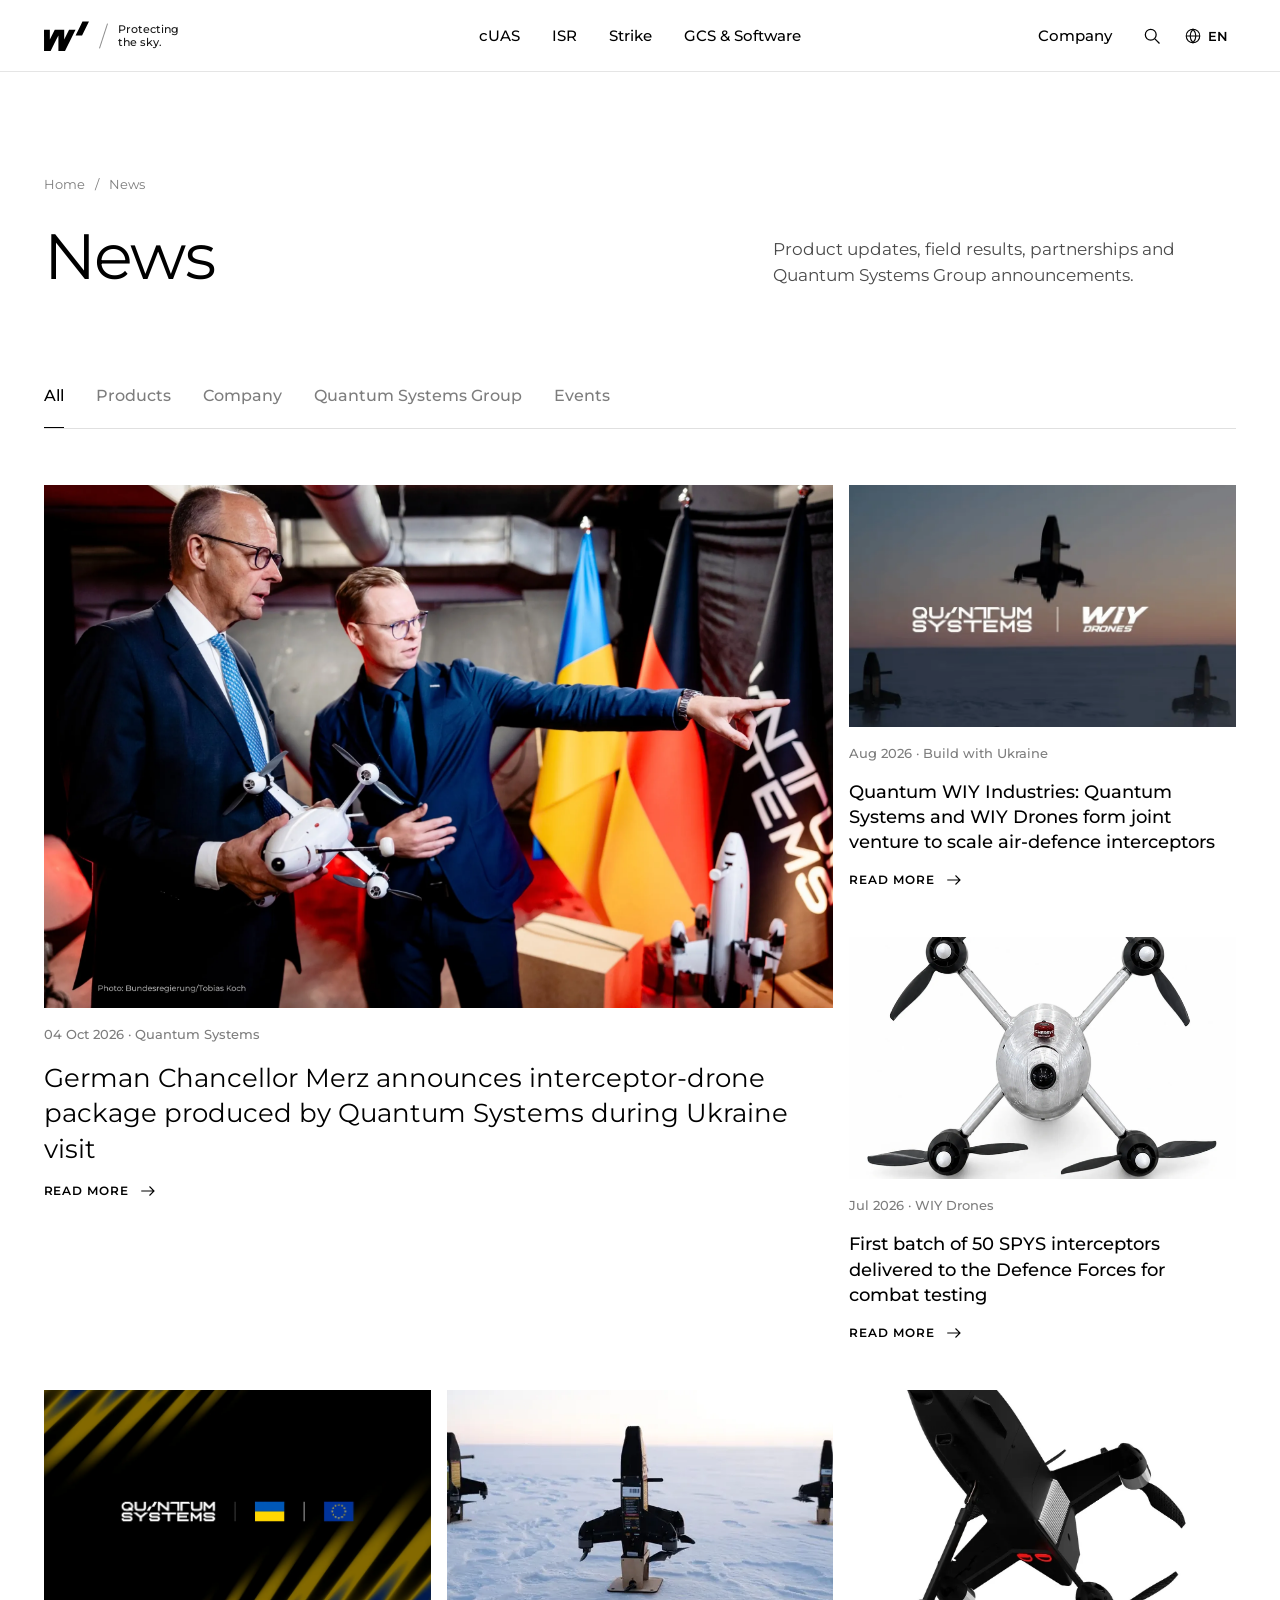
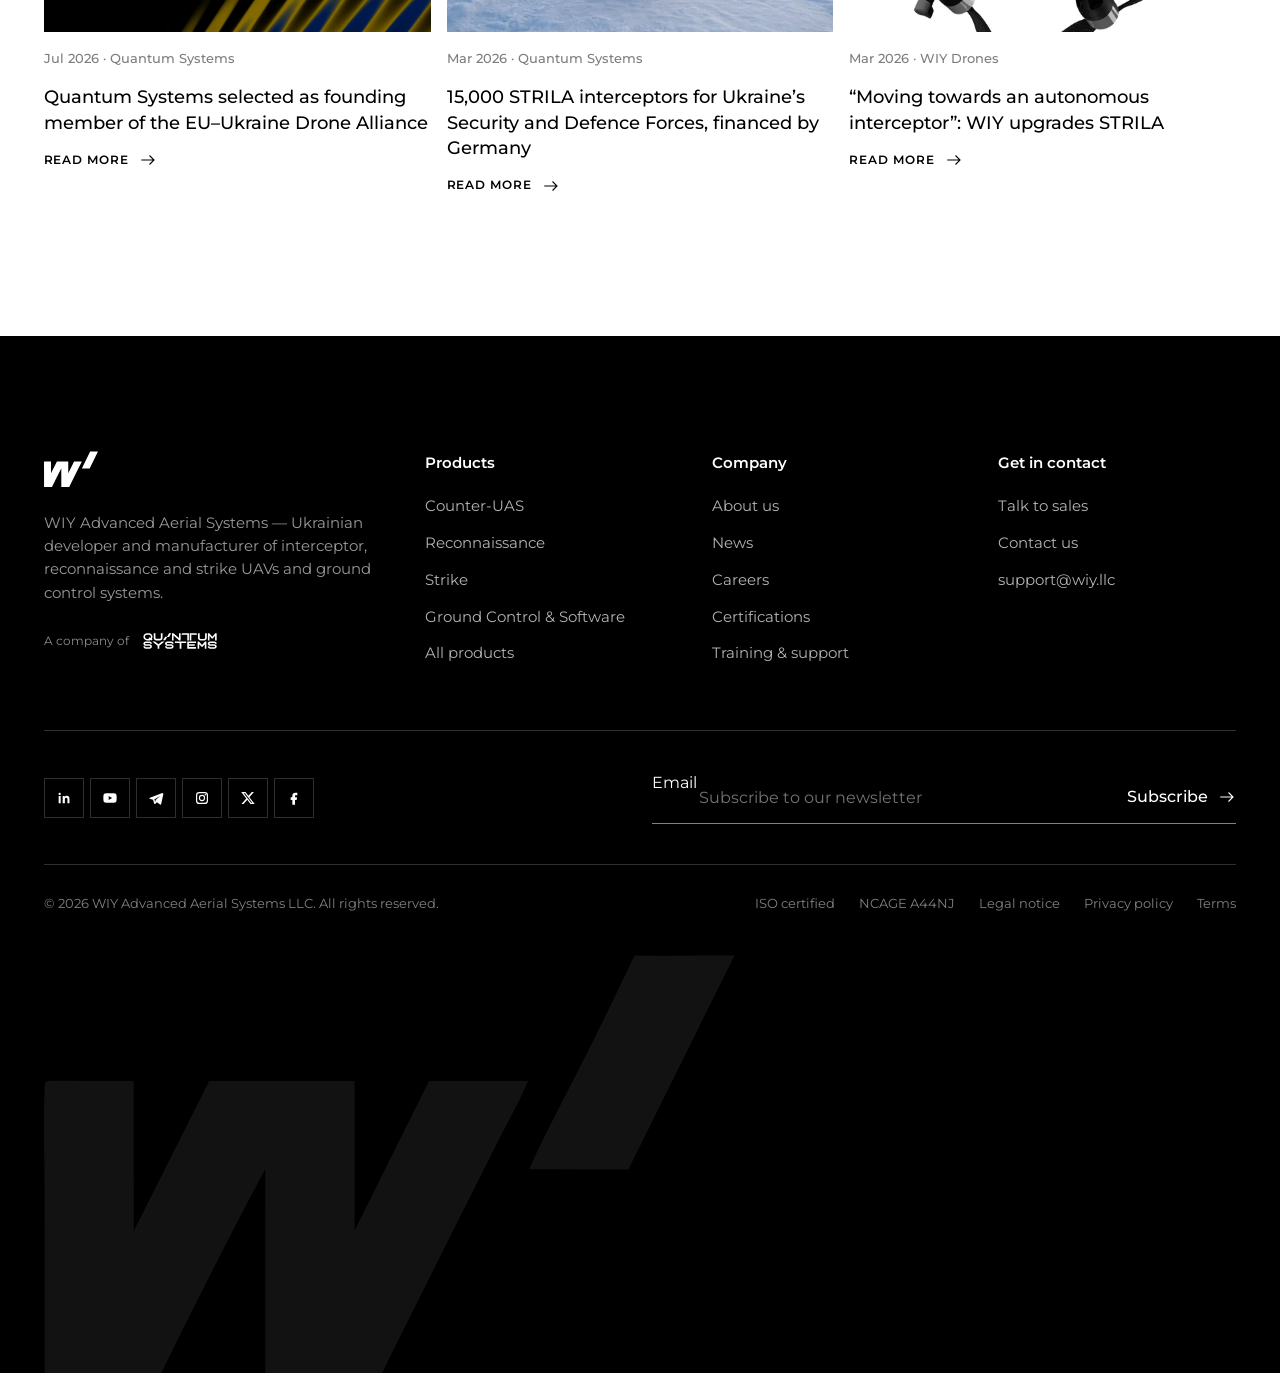
<file: news.html>
<!doctype html>
<html lang="en">
<head>
  <meta charset="utf-8">
  <meta name="viewport" content="width=device-width, initial-scale=1">
  <title>News | WIY Drones</title>
  <link rel="preconnect" href="https://fonts.googleapis.com">
  <link rel="preconnect" href="https://fonts.gstatic.com" crossorigin>
  <link href="https://fonts.googleapis.com/css2?family=Montserrat:wght@400;500;600&display=swap" rel="stylesheet">
  <link rel="stylesheet" href="assets/css/main.css">
</head>
<body class="hdr-dark" data-page="news">
  <div id="site-header"></div>
  <main>
    <section class="phead"><div class="container">
      <nav class="crumbs"><a href="index.html">Home</a><span>/</span><span>News</span></nav>
      <div class="phead__row">
        <h1 class="t-display">News</h1>
        <p class="t-lead t-body">Product updates, field results, partnerships and Quantum Systems Group announcements.</p>
      </div>
    </div></section>
    <section class="section pt-0"><div class="container">
      <div class="tabs" role="tablist"><button aria-selected="true">All</button><button>Products</button><button>Company</button><button>Quantum Systems Group</button><button>Events</button></div>
      <div class="news news--feature" id="news-list"></div>
    </div></section>
  </main>
  <div id="site-footer"></div>
  <script src="assets/js/data.js"></script>
  <script src="assets/js/main.js"></script>
</body>
</html>
</file>
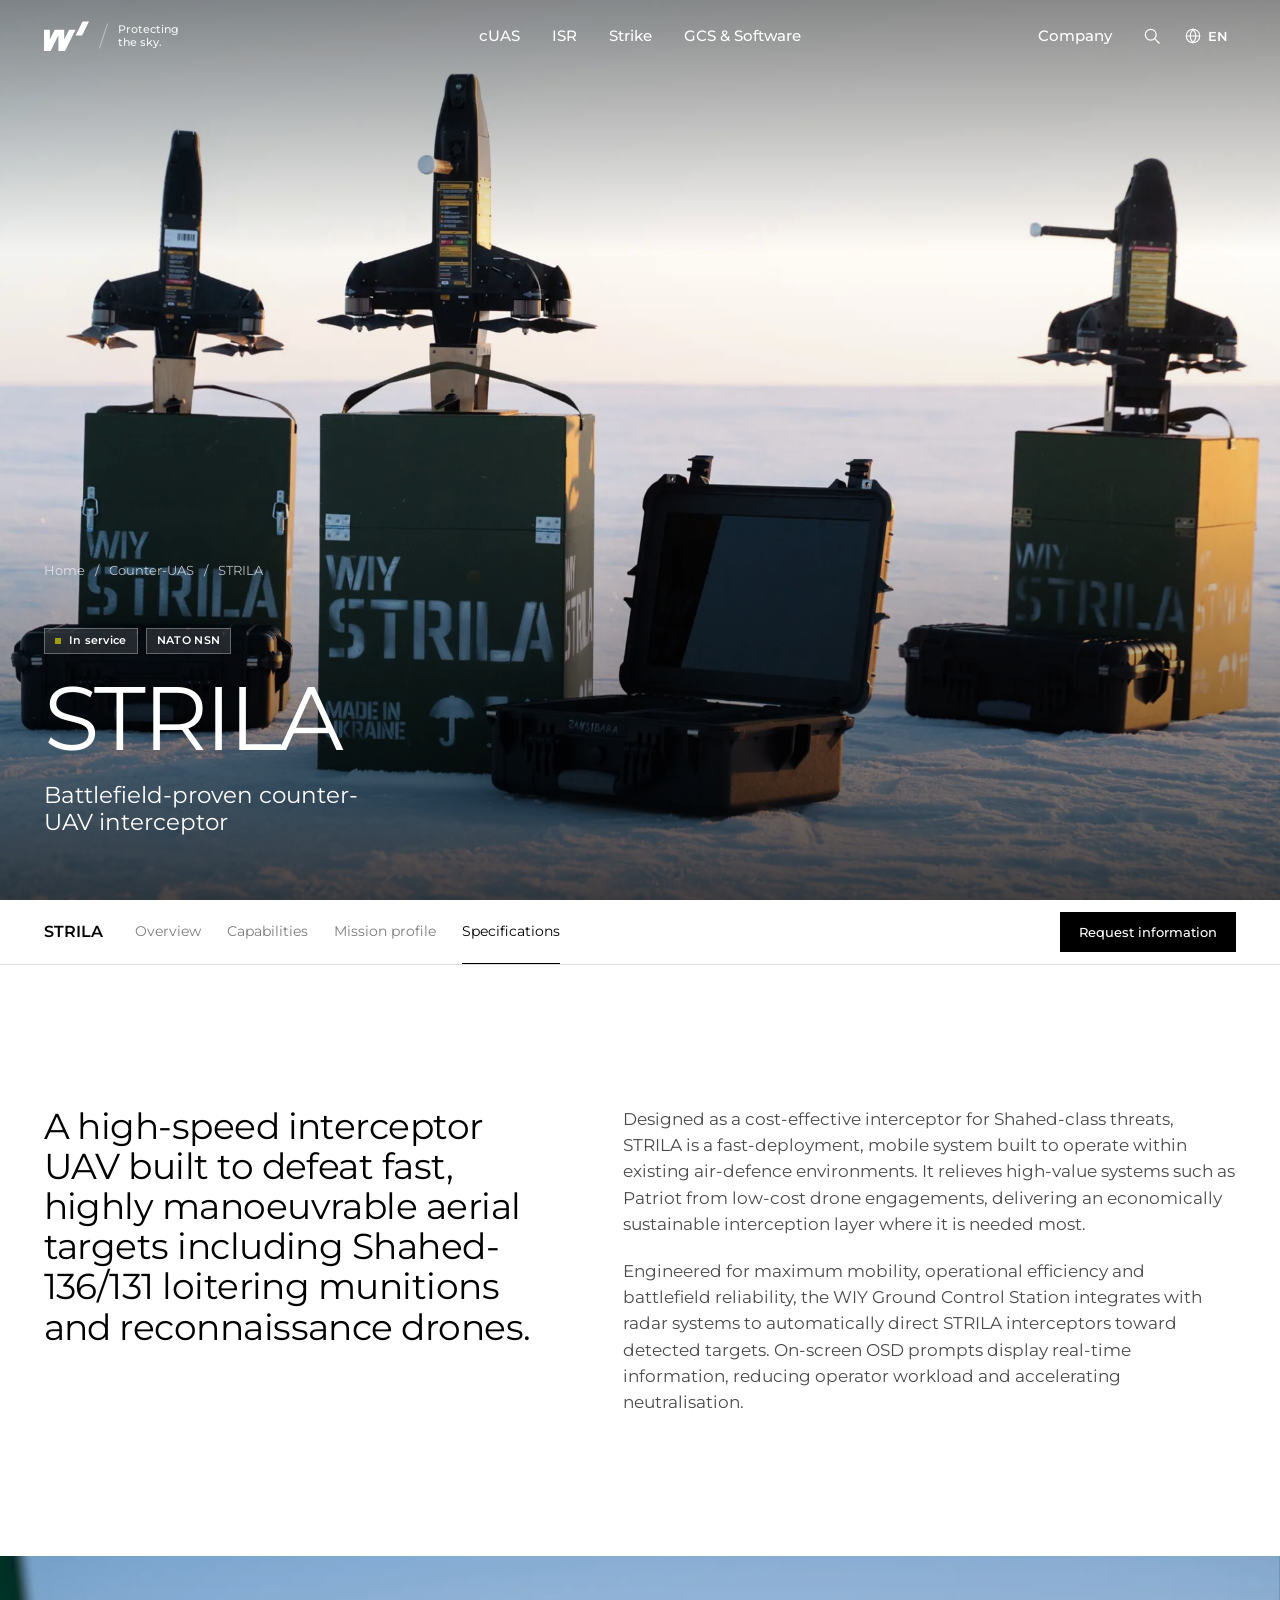
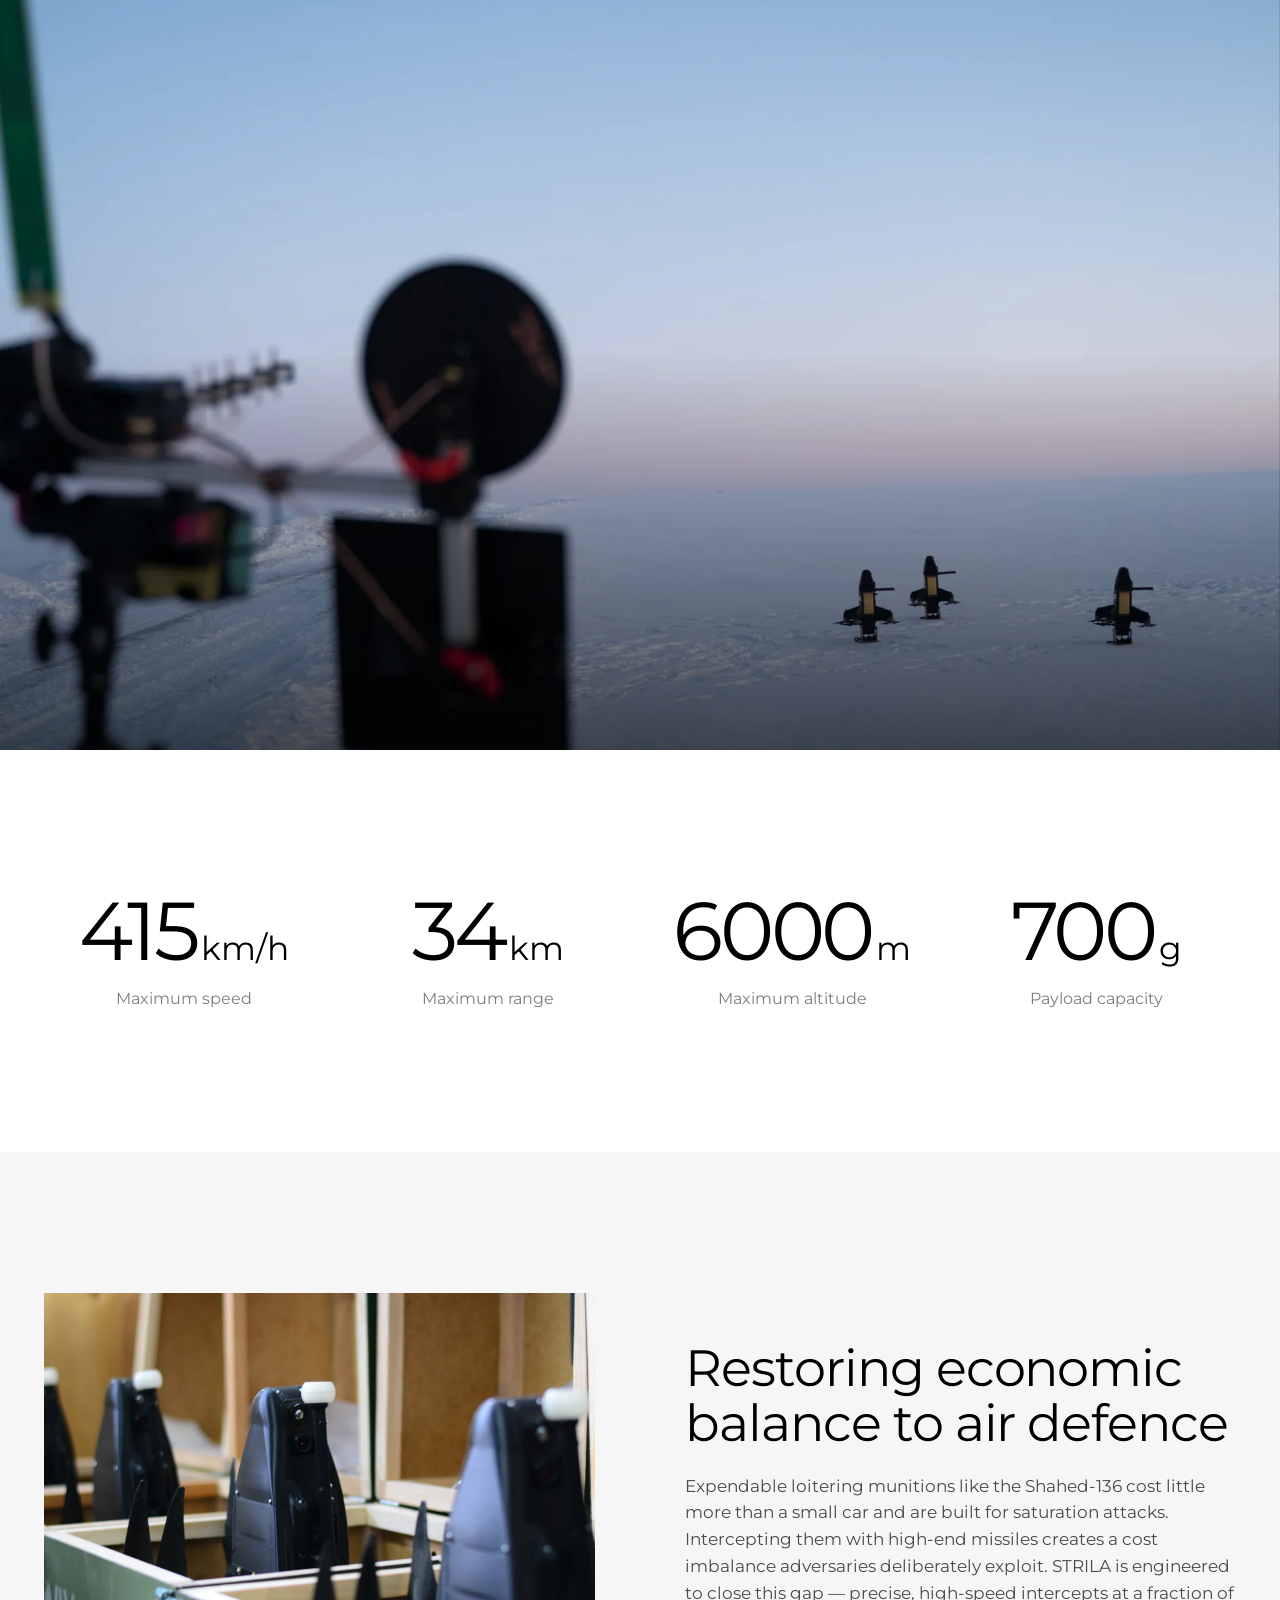
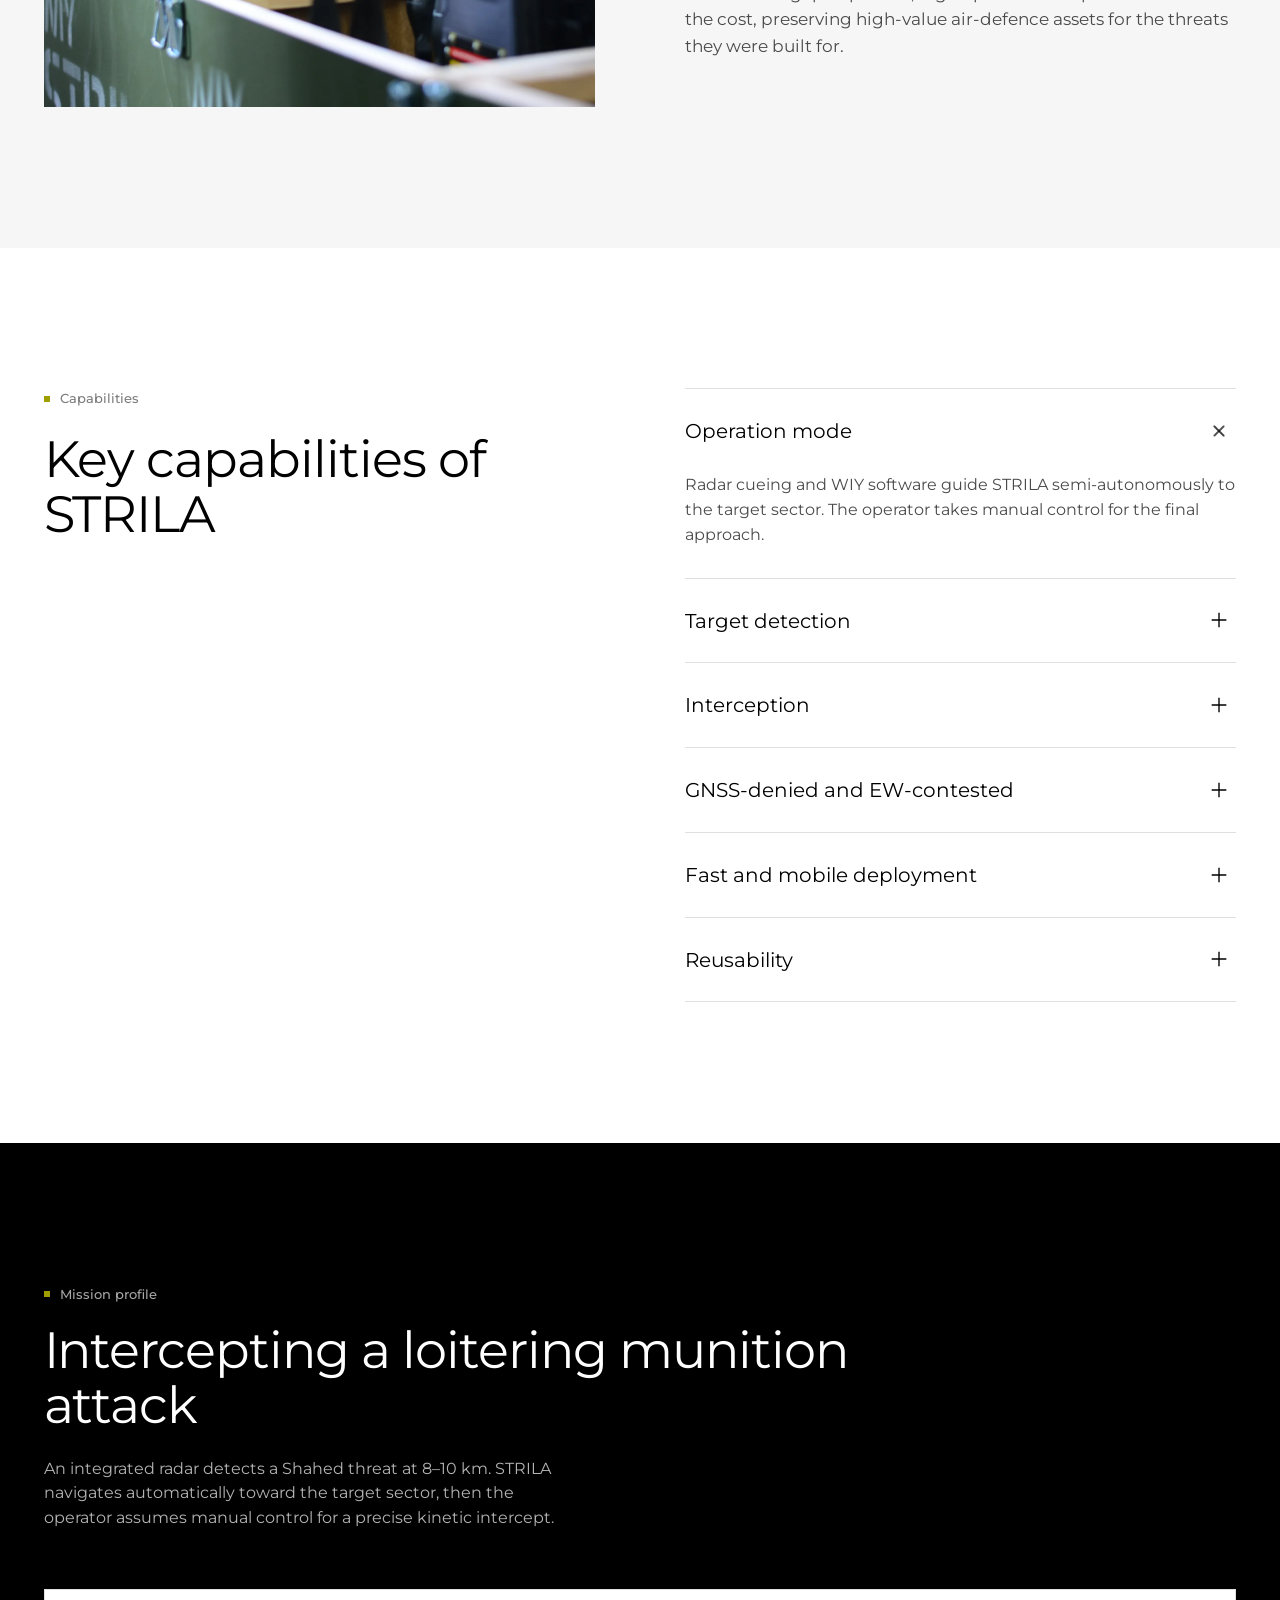
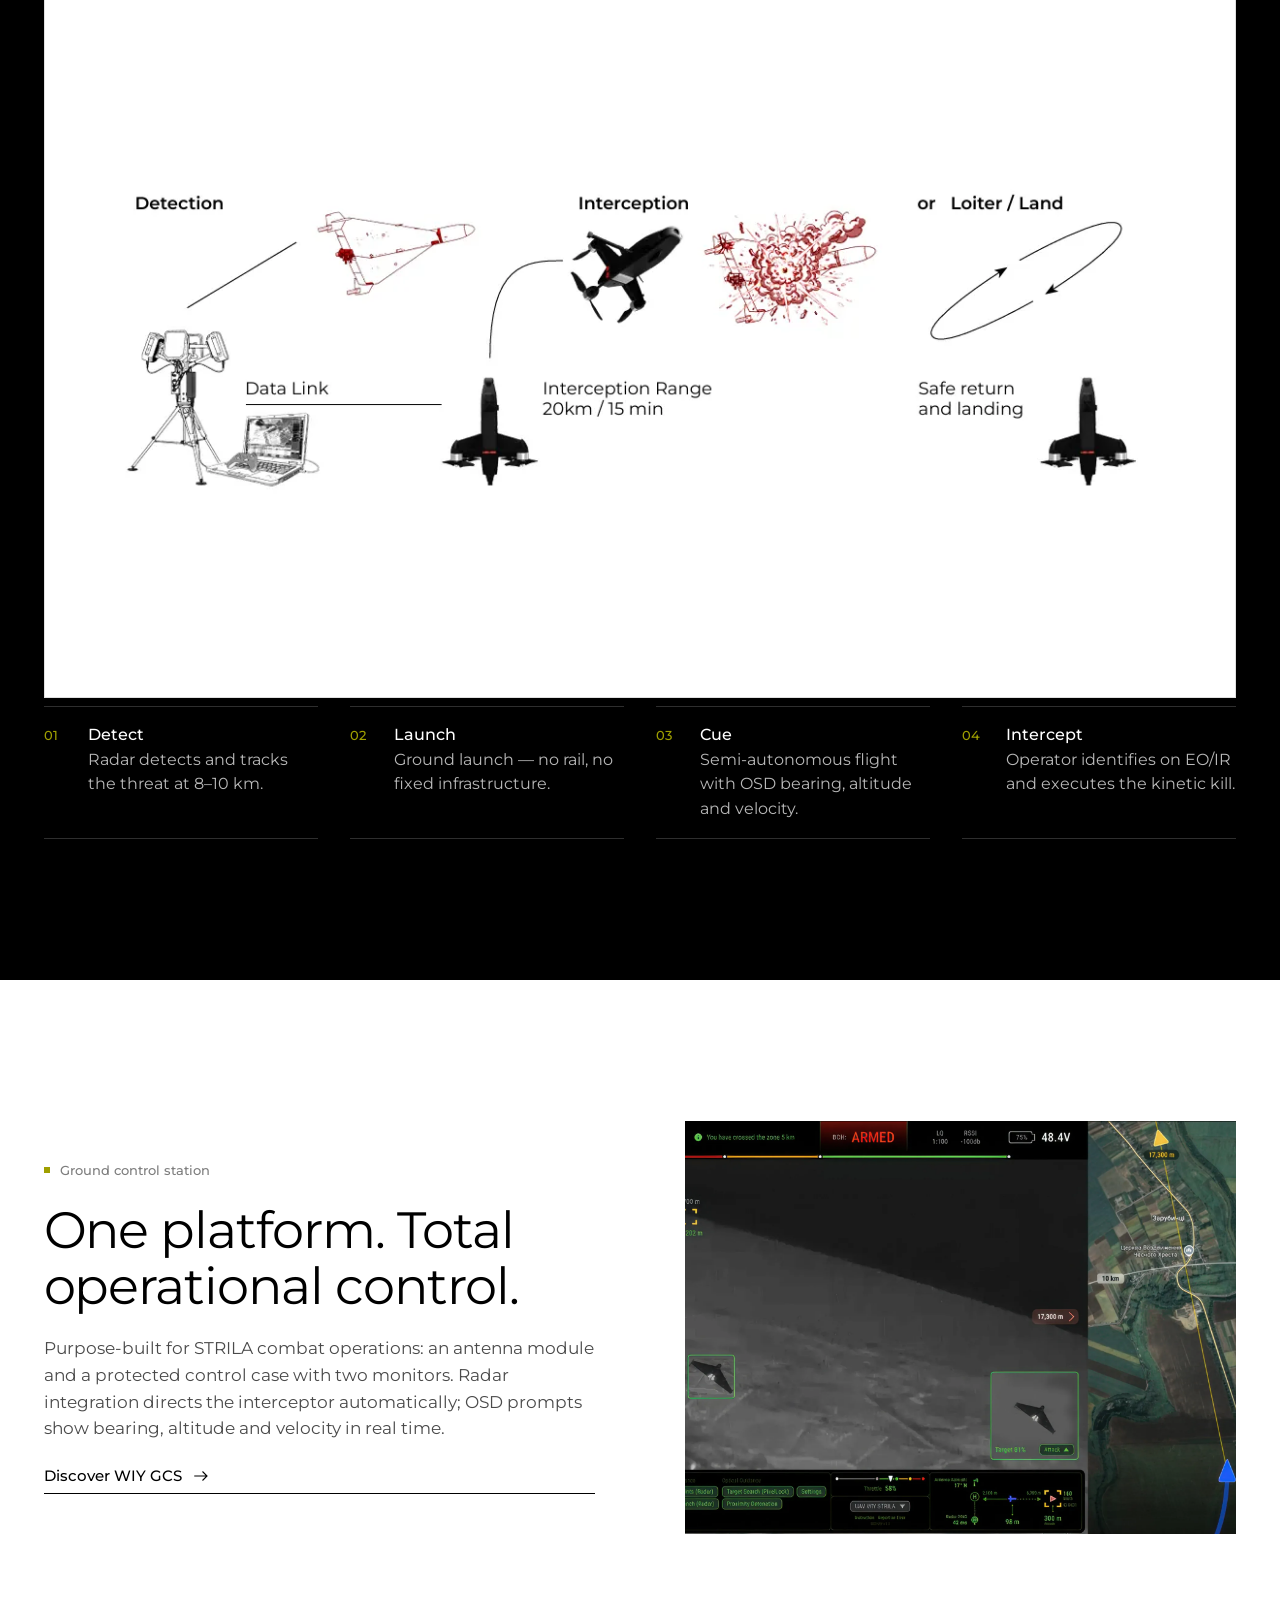
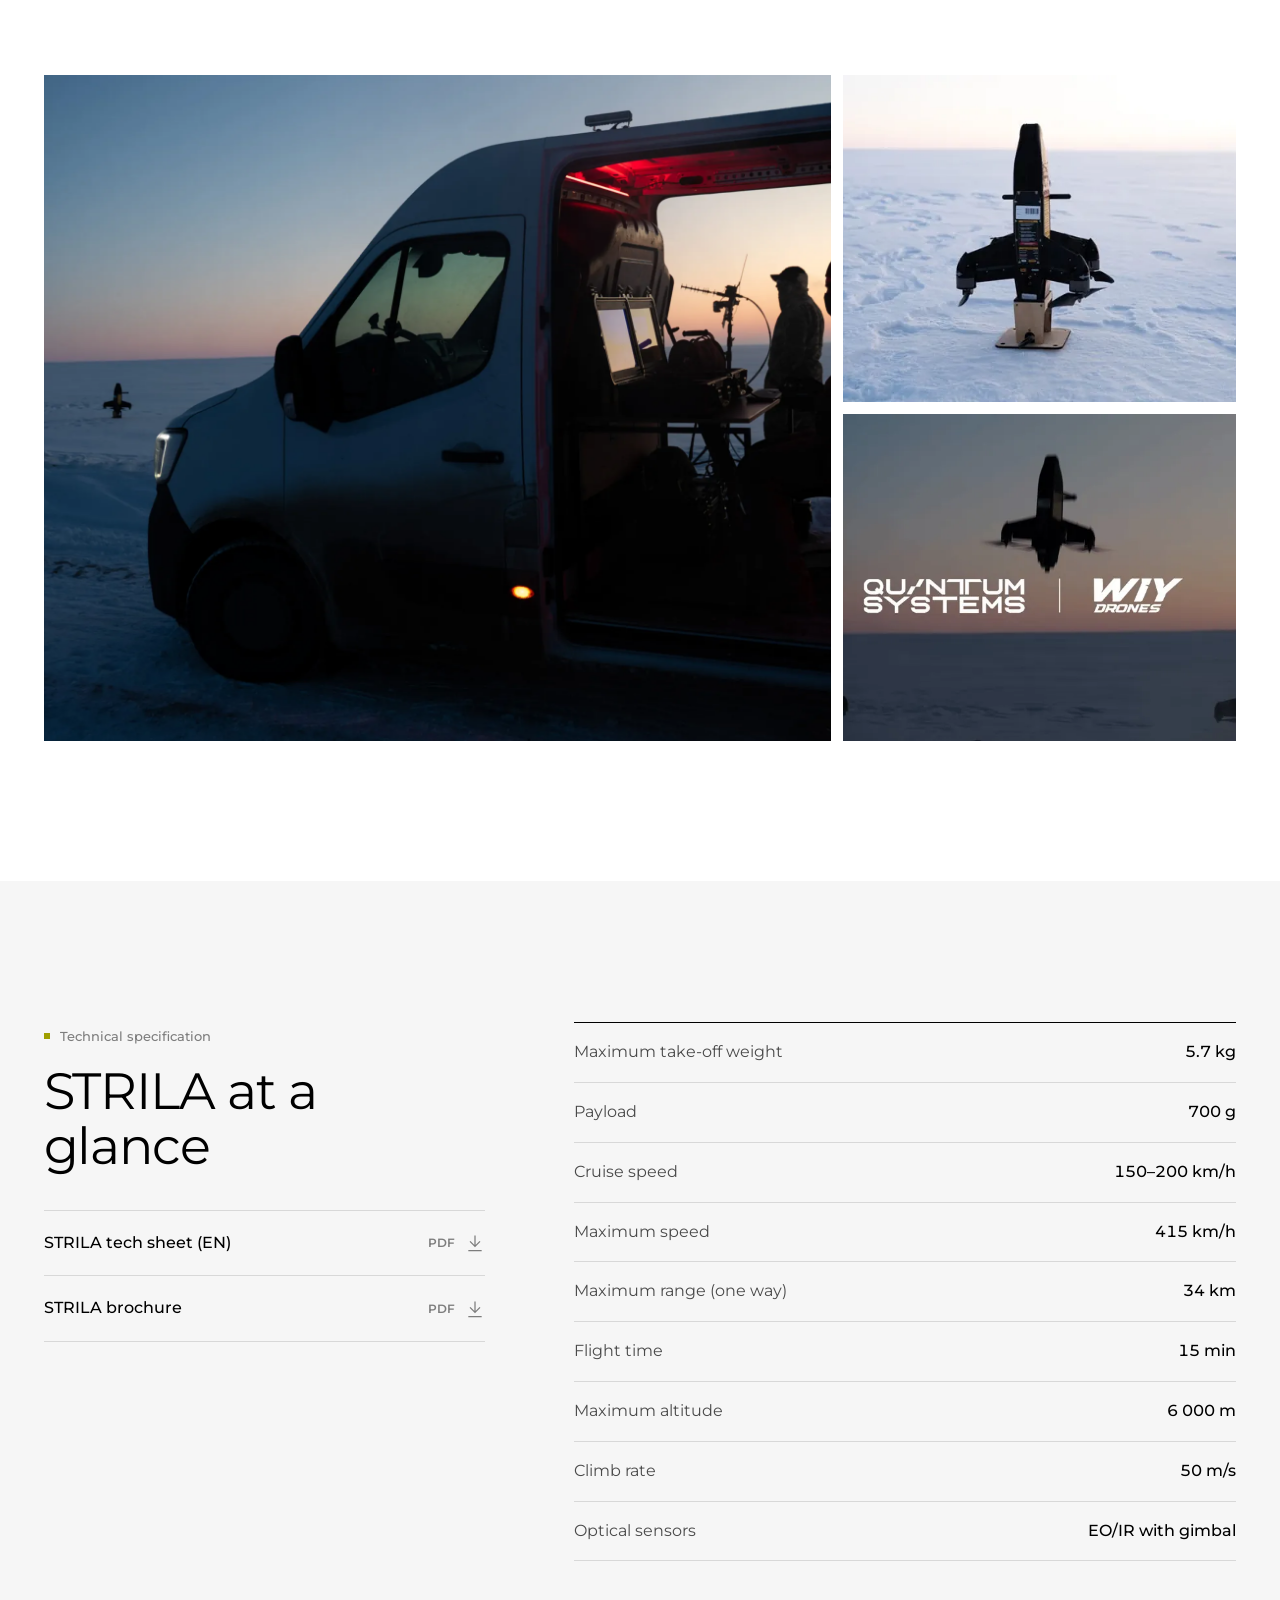
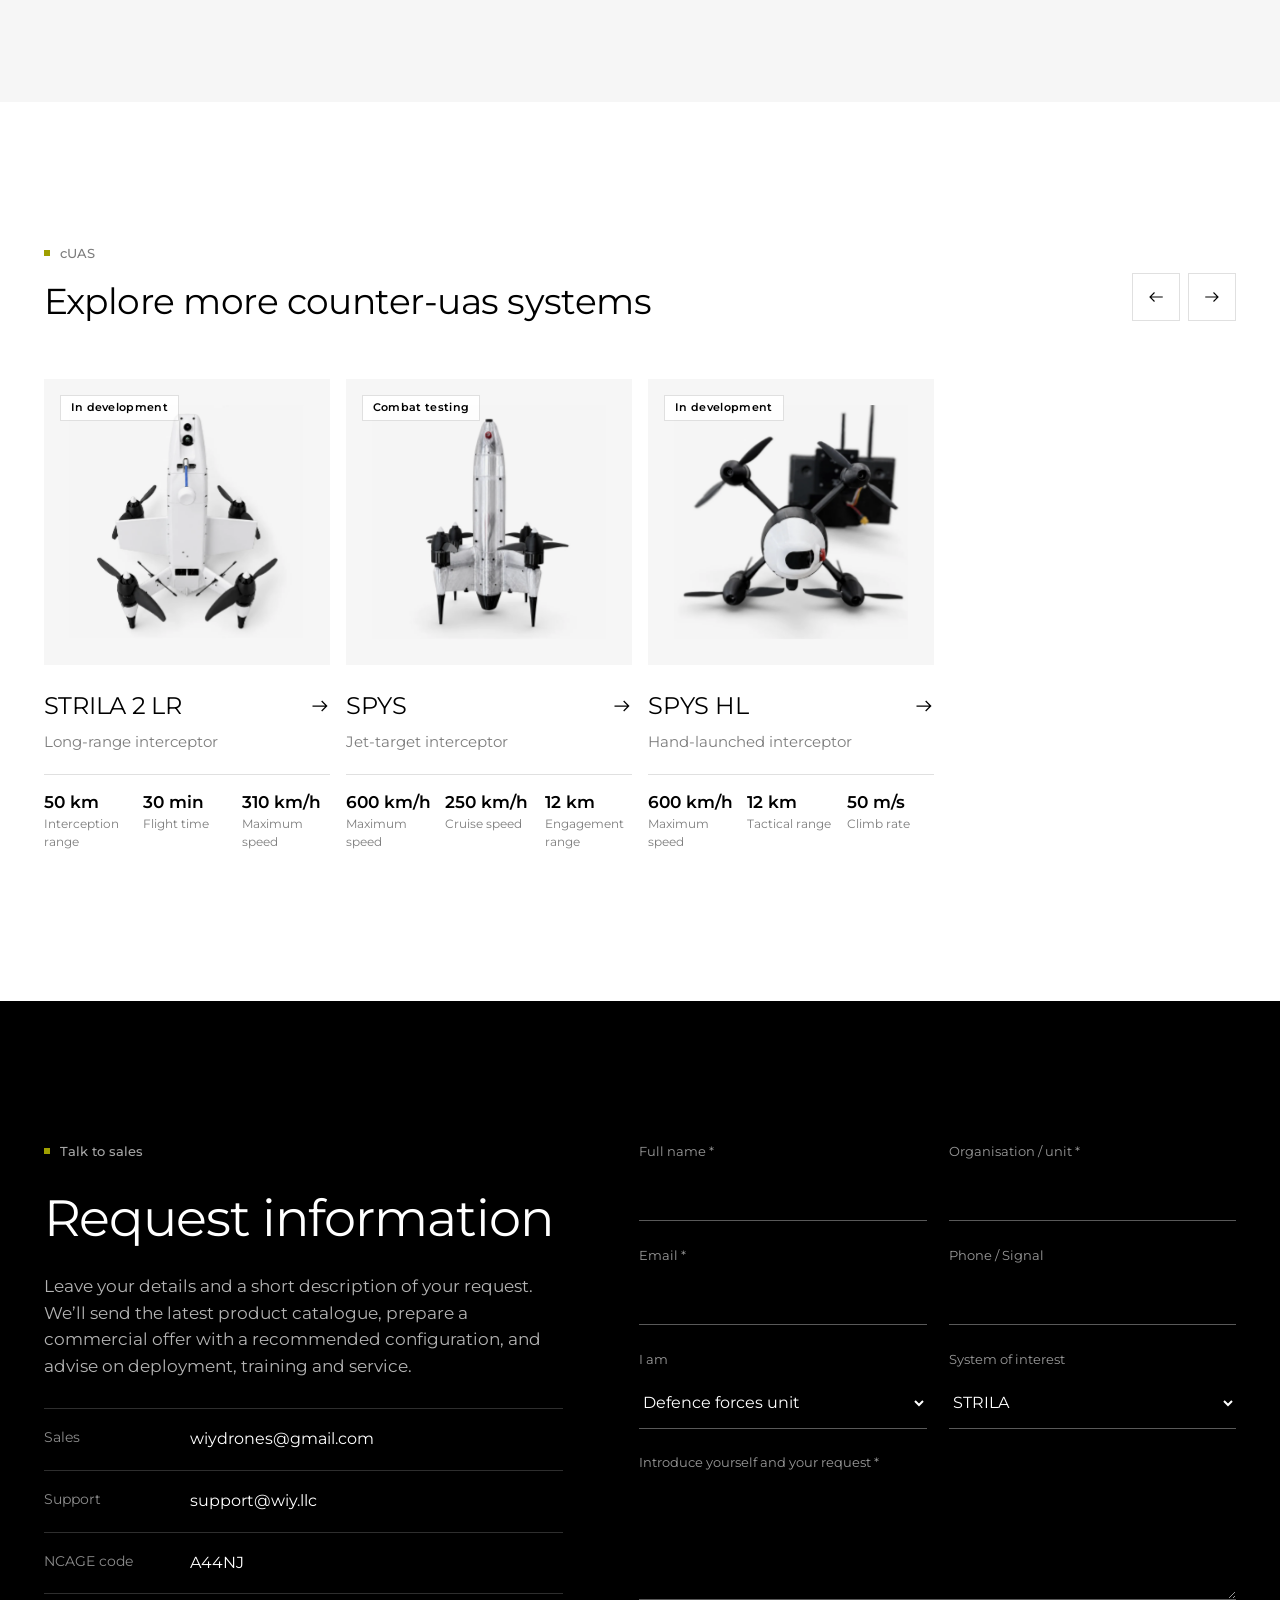
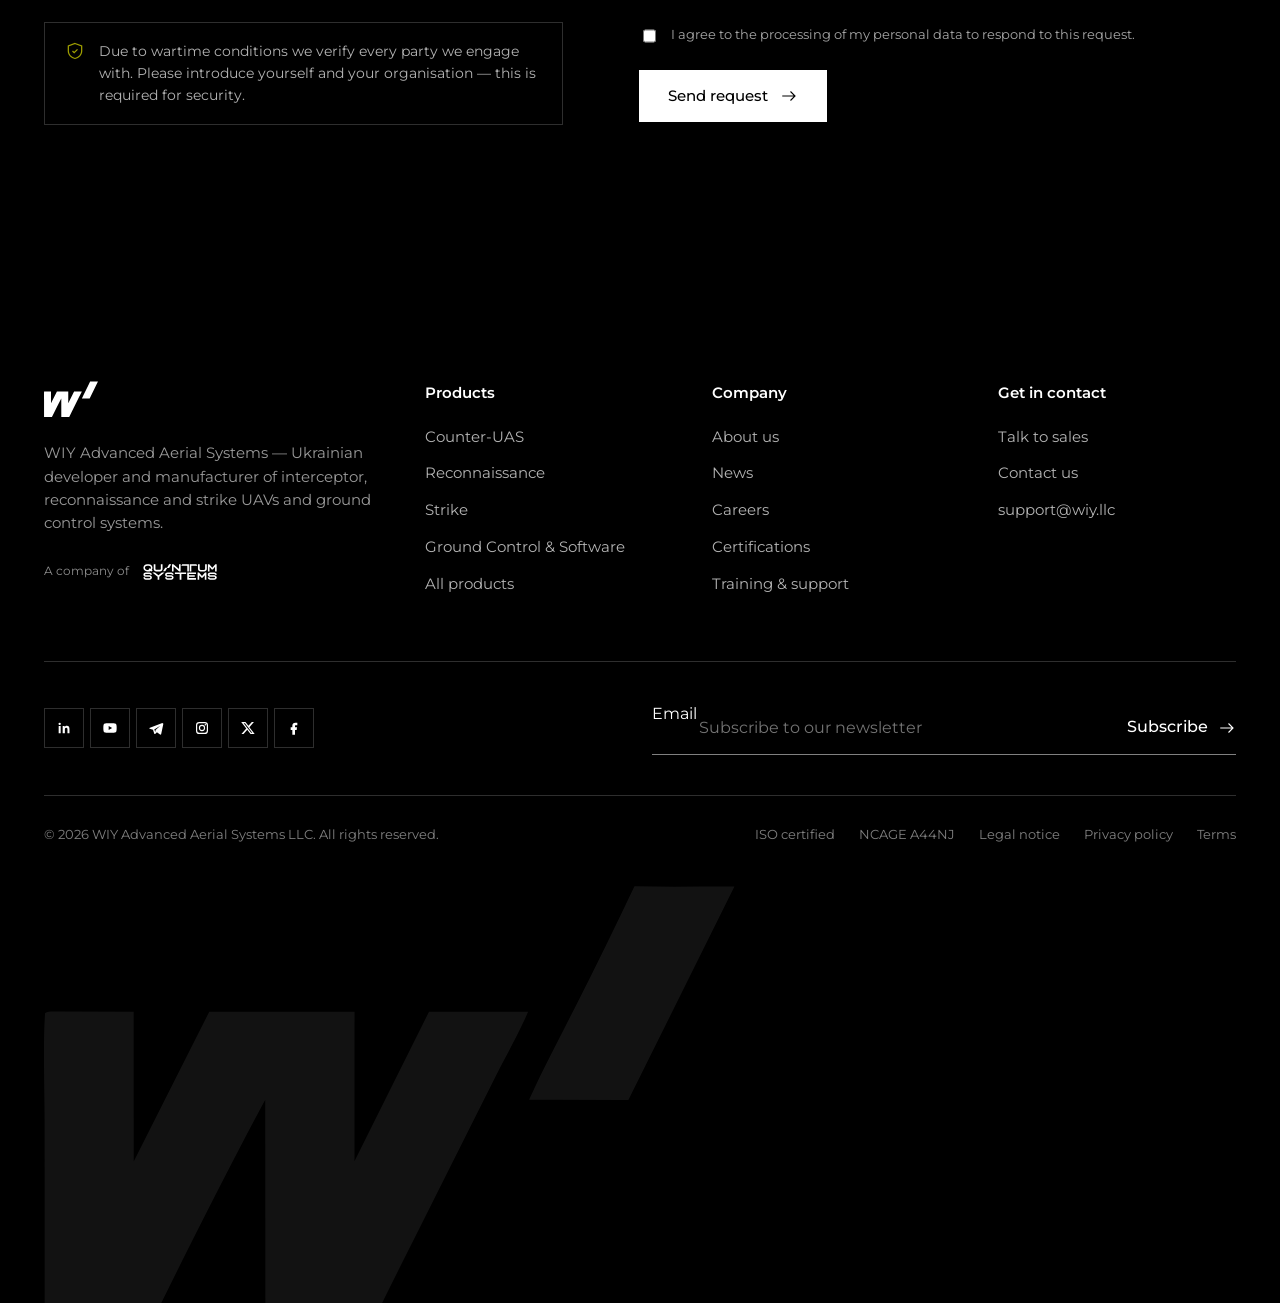
<file: product.html>
<!doctype html>
<html lang="en">
<head>
  <meta charset="utf-8">
  <meta name="viewport" content="width=device-width, initial-scale=1">
  <title>Product | WIY Drones</title>
  <link rel="preconnect" href="https://fonts.googleapis.com">
  <link rel="preconnect" href="https://fonts.gstatic.com" crossorigin>
  <link href="https://fonts.googleapis.com/css2?family=Montserrat:wght@400;500;600&display=swap" rel="stylesheet">
  <link rel="stylesheet" href="assets/css/main.css">
</head>
<body data-page="product">
  <div id="site-header"></div>
  <main>
    <!-- Product template, rendered from assets/js/data.js by ?p=<slug> -->
    <div id="product"></div>
    <div data-contact-section data-title="Request information"></div>
  </main>
  <div id="site-footer"></div>
  <script src="assets/js/data.js"></script>
  <script src="assets/js/main.js"></script>
</body>
</html>
</file>
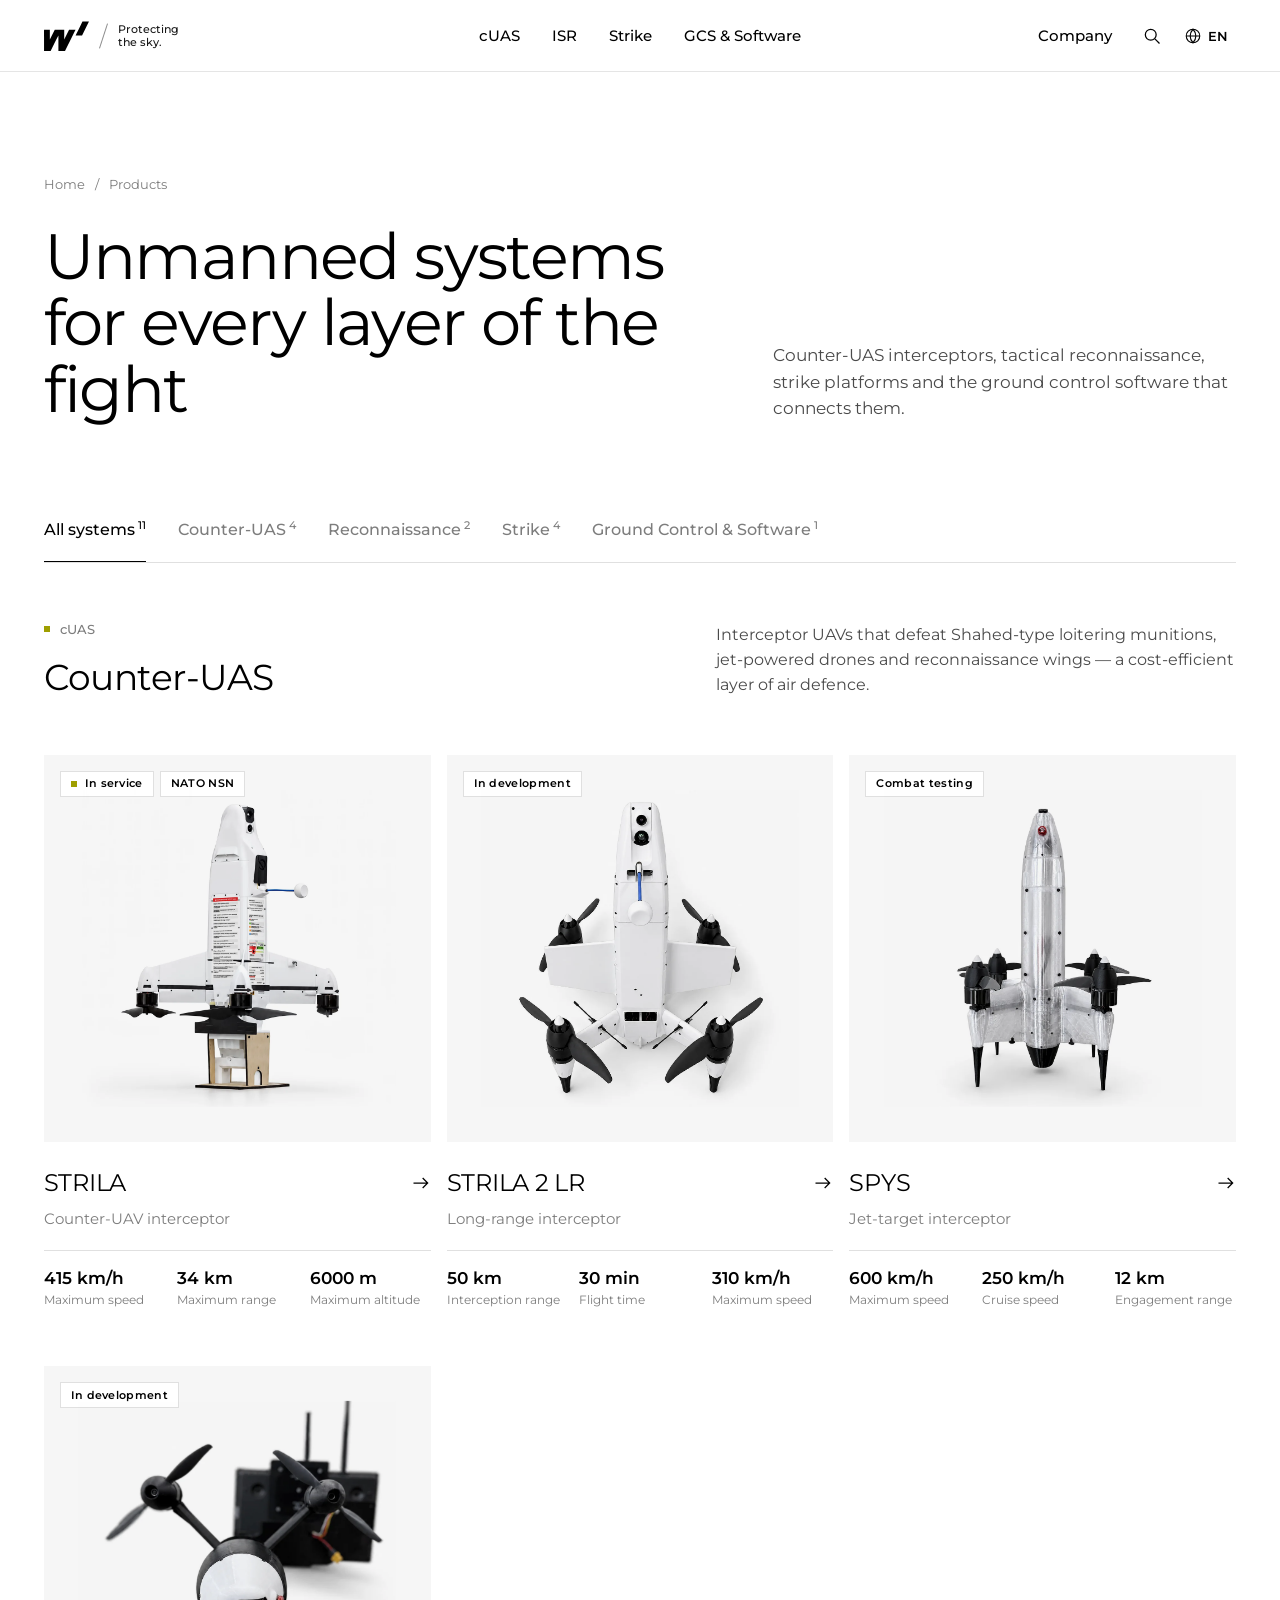
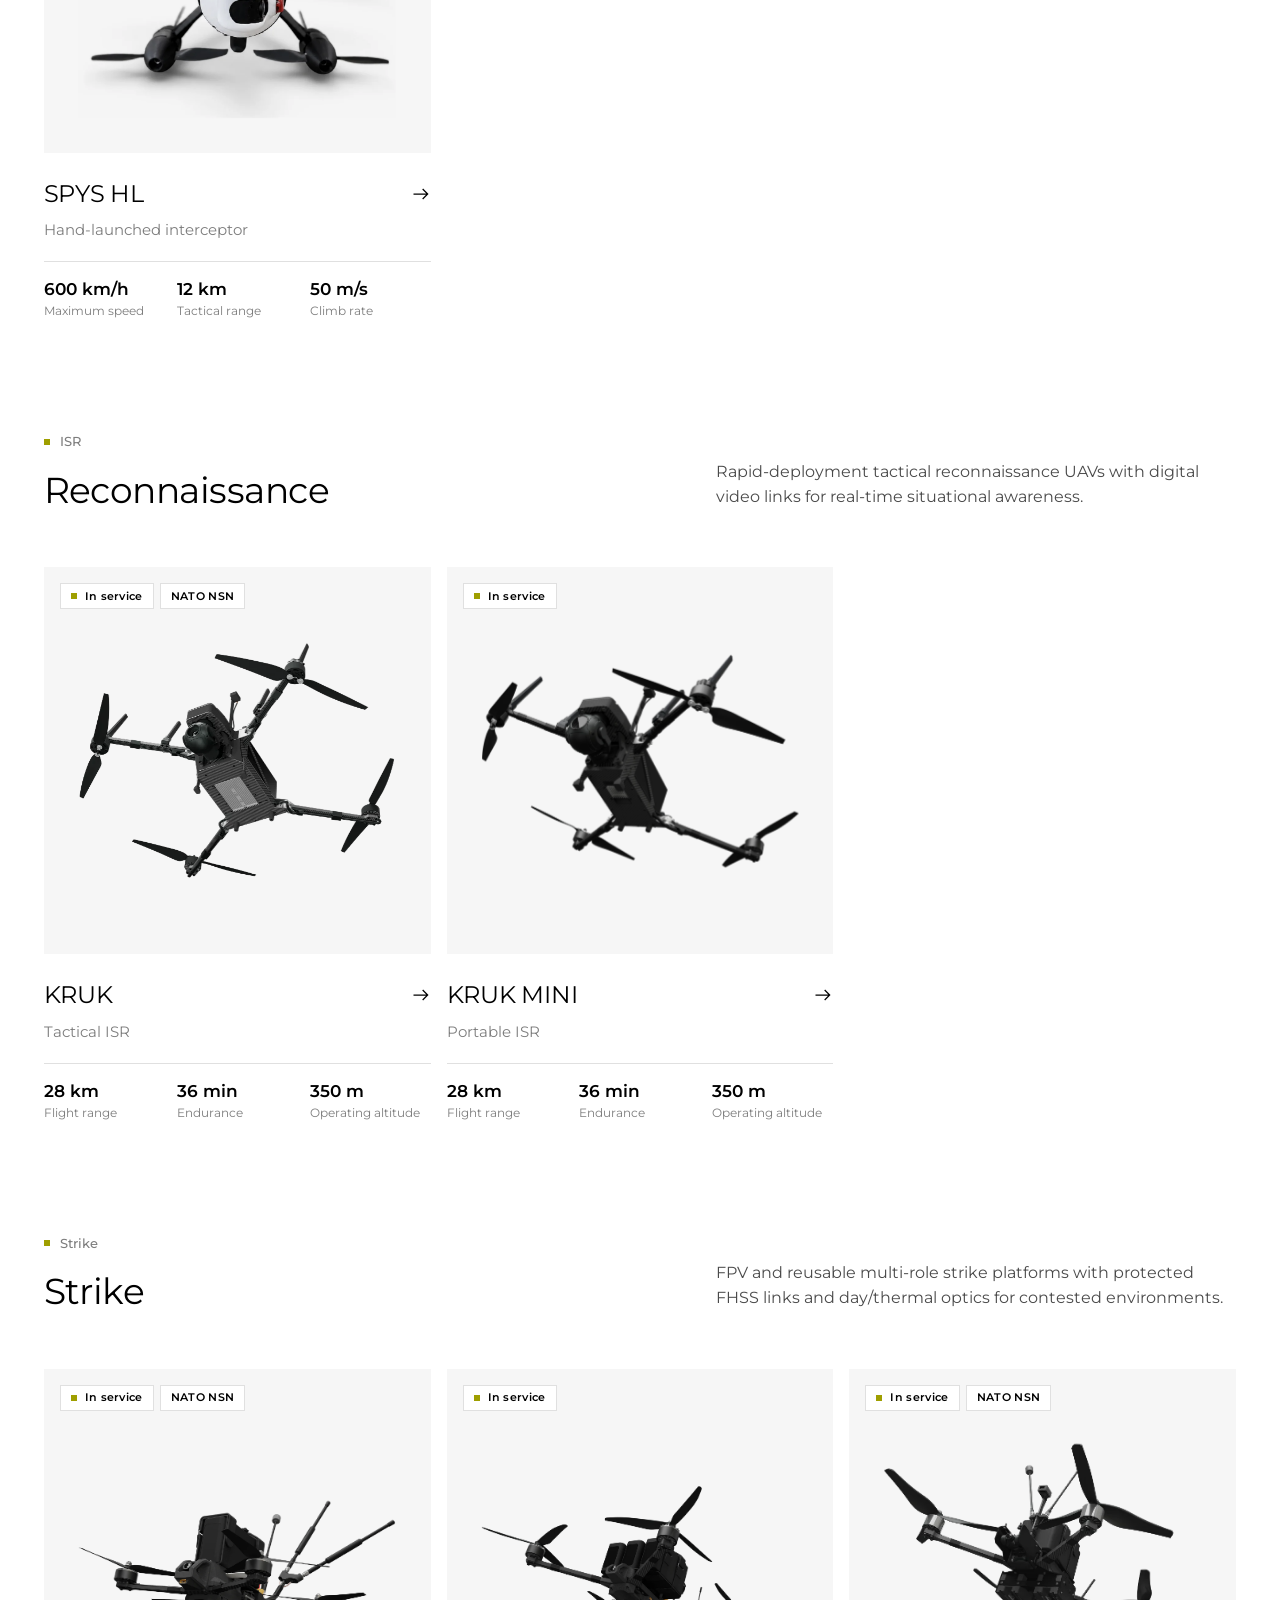
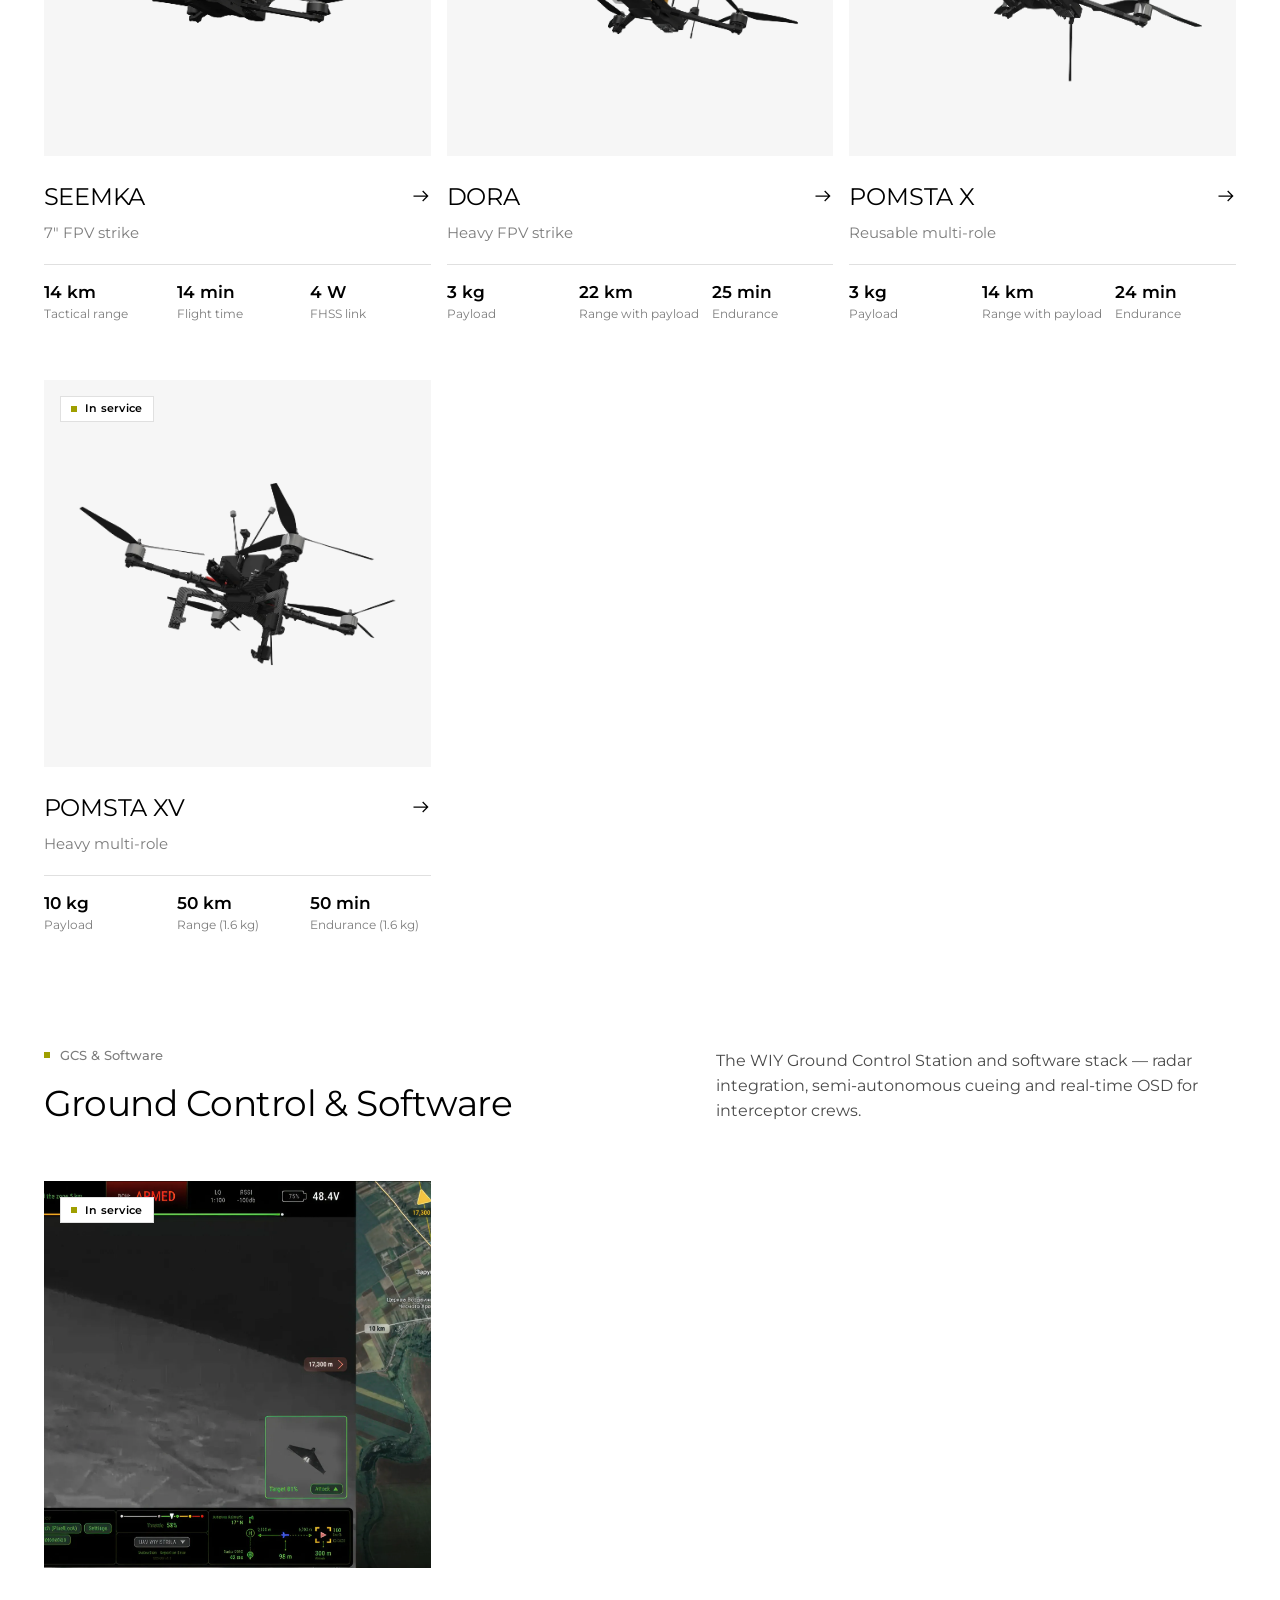
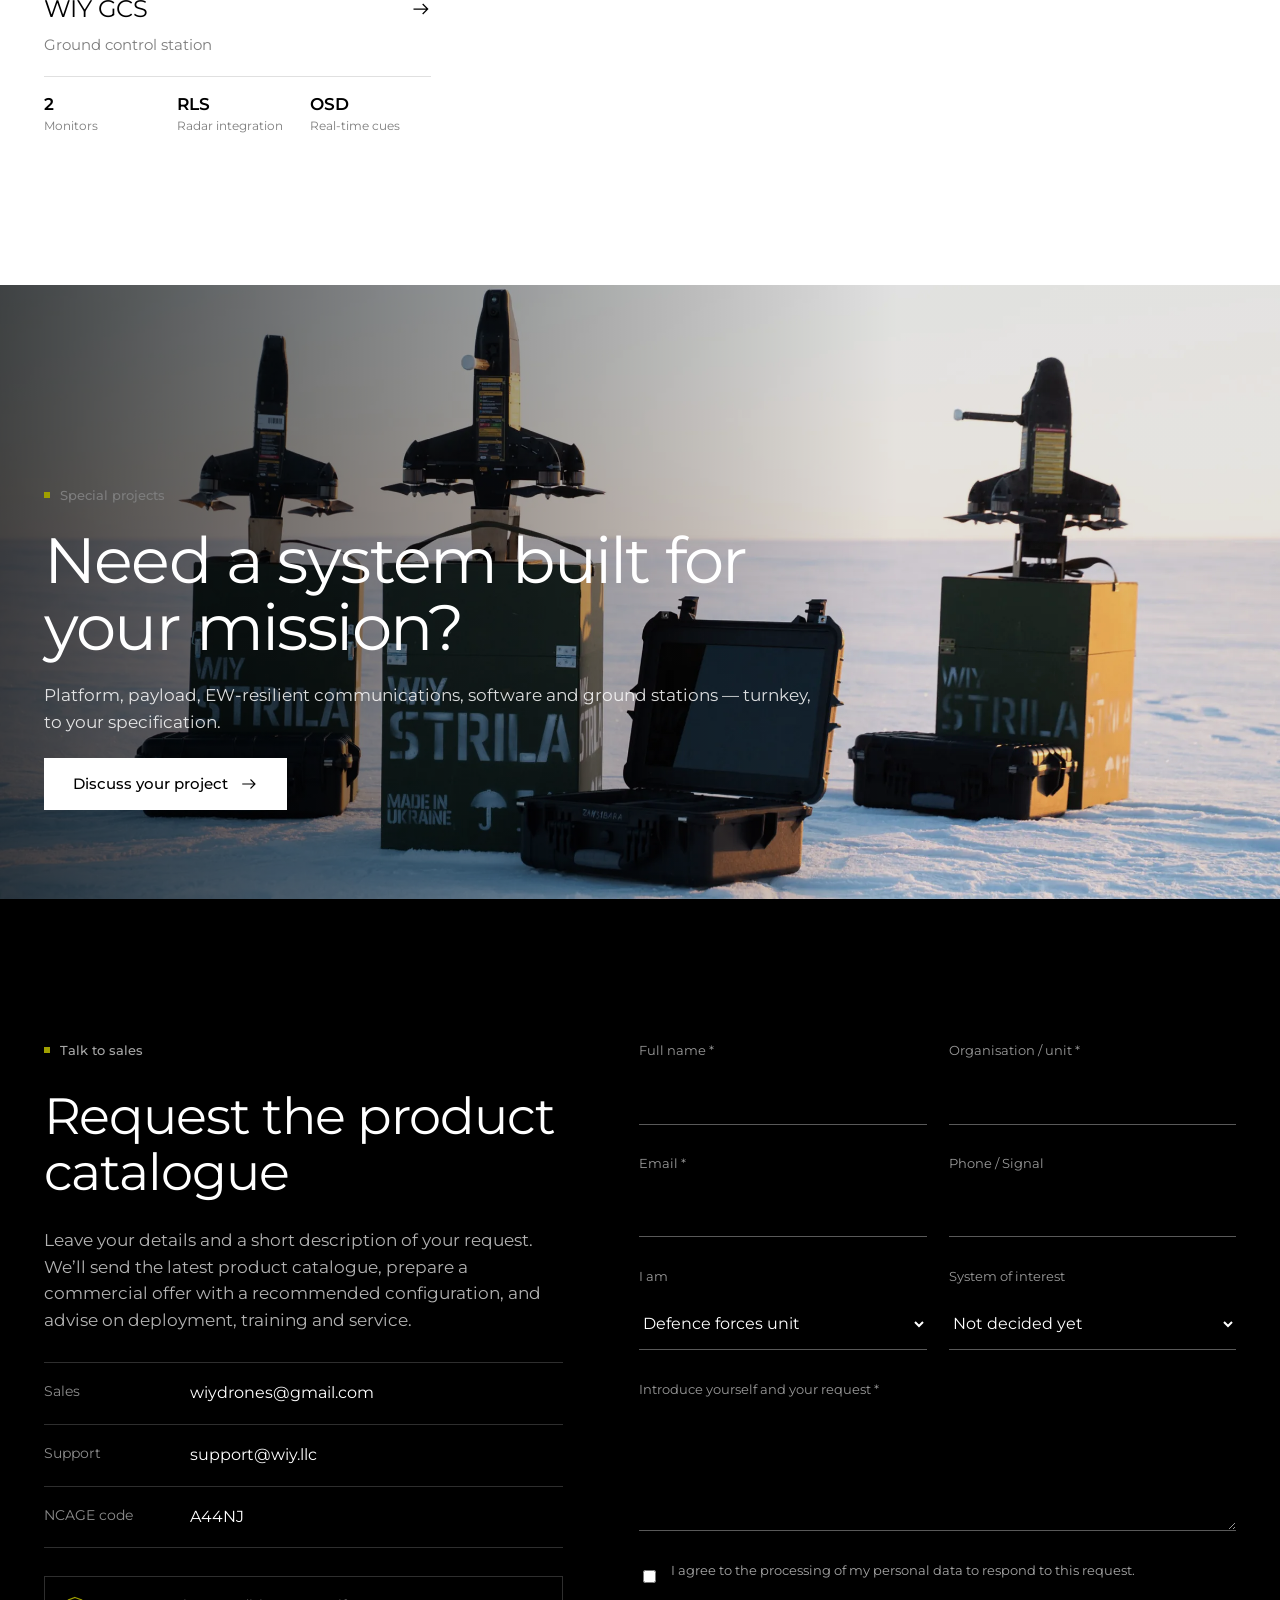
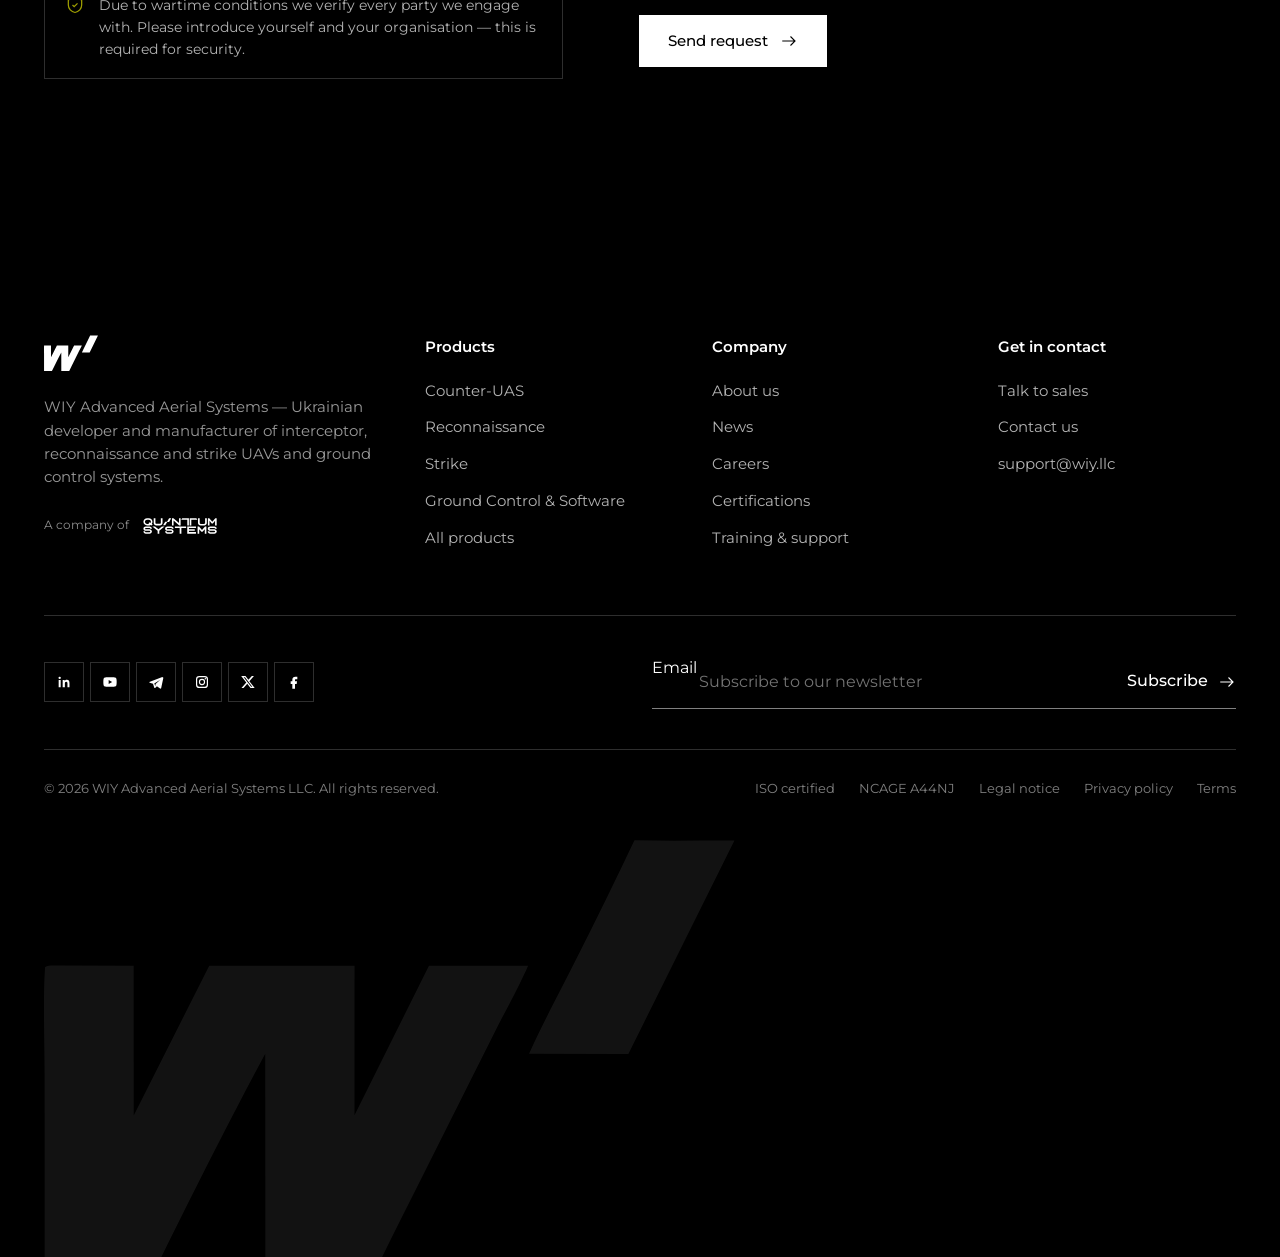
<file: products.html>
<!doctype html>
<html lang="en">
<head>
  <meta charset="utf-8">
  <meta name="viewport" content="width=device-width, initial-scale=1">
  <title>Products | WIY Drones</title>
  <link rel="preconnect" href="https://fonts.googleapis.com">
  <link rel="preconnect" href="https://fonts.gstatic.com" crossorigin>
  <link href="https://fonts.googleapis.com/css2?family=Montserrat:wght@400;500;600&display=swap" rel="stylesheet">
  <link rel="stylesheet" href="assets/css/main.css">
</head>
<body class="hdr-dark" data-page="products">
  <div id="site-header"></div>
  <main>
    <section class="phead"><div class="container">
      <nav class="crumbs"><a href="index.html">Home</a><span>/</span><span>Products</span></nav>
      <div class="phead__row">
        <h1 class="t-display">Unmanned systems for every layer of the fight</h1>
        <p class="t-lead t-body">Counter-UAS interceptors, tactical reconnaissance, strike platforms and the ground control software that connects them.</p>
      </div>
    </div></section>
    <section class="section pt-0"><div class="container">
      <div class="tabs" id="tabs" role="tablist" aria-label="Filter by domain"></div>
      <div id="catalog"></div>
    </div></section>
    <section class="banner">
      <img src="assets/img/photo/strila-kits-snow.webp" alt="" loading="lazy">
      <div class="container"><div class="banner__body">
        <span class="kicker on-dark">Special projects</span>
        <h2 class="t-display">Need a system built for your mission?</h2>
        <p class="t-lead" style="opacity:.85">Platform, payload, EW-resilient communications, software and ground stations — turnkey, to your specification.</p>
        <a class="btn btn--light" href="#contact">Discuss your project <svg viewBox="0 0 24 24" fill="none" stroke="currentColor" stroke-width="1.5" aria-hidden="true"><path d="M3 12h17M14 6l6 6-6 6"/></svg></a>
      </div></div>
    </section>
    <div data-contact-section data-title="Request the product catalogue"></div>
  </main>
  <div id="site-footer"></div>
  <script src="assets/js/data.js"></script>
  <script src="assets/js/main.js"></script>
</body>
</html>
</file>
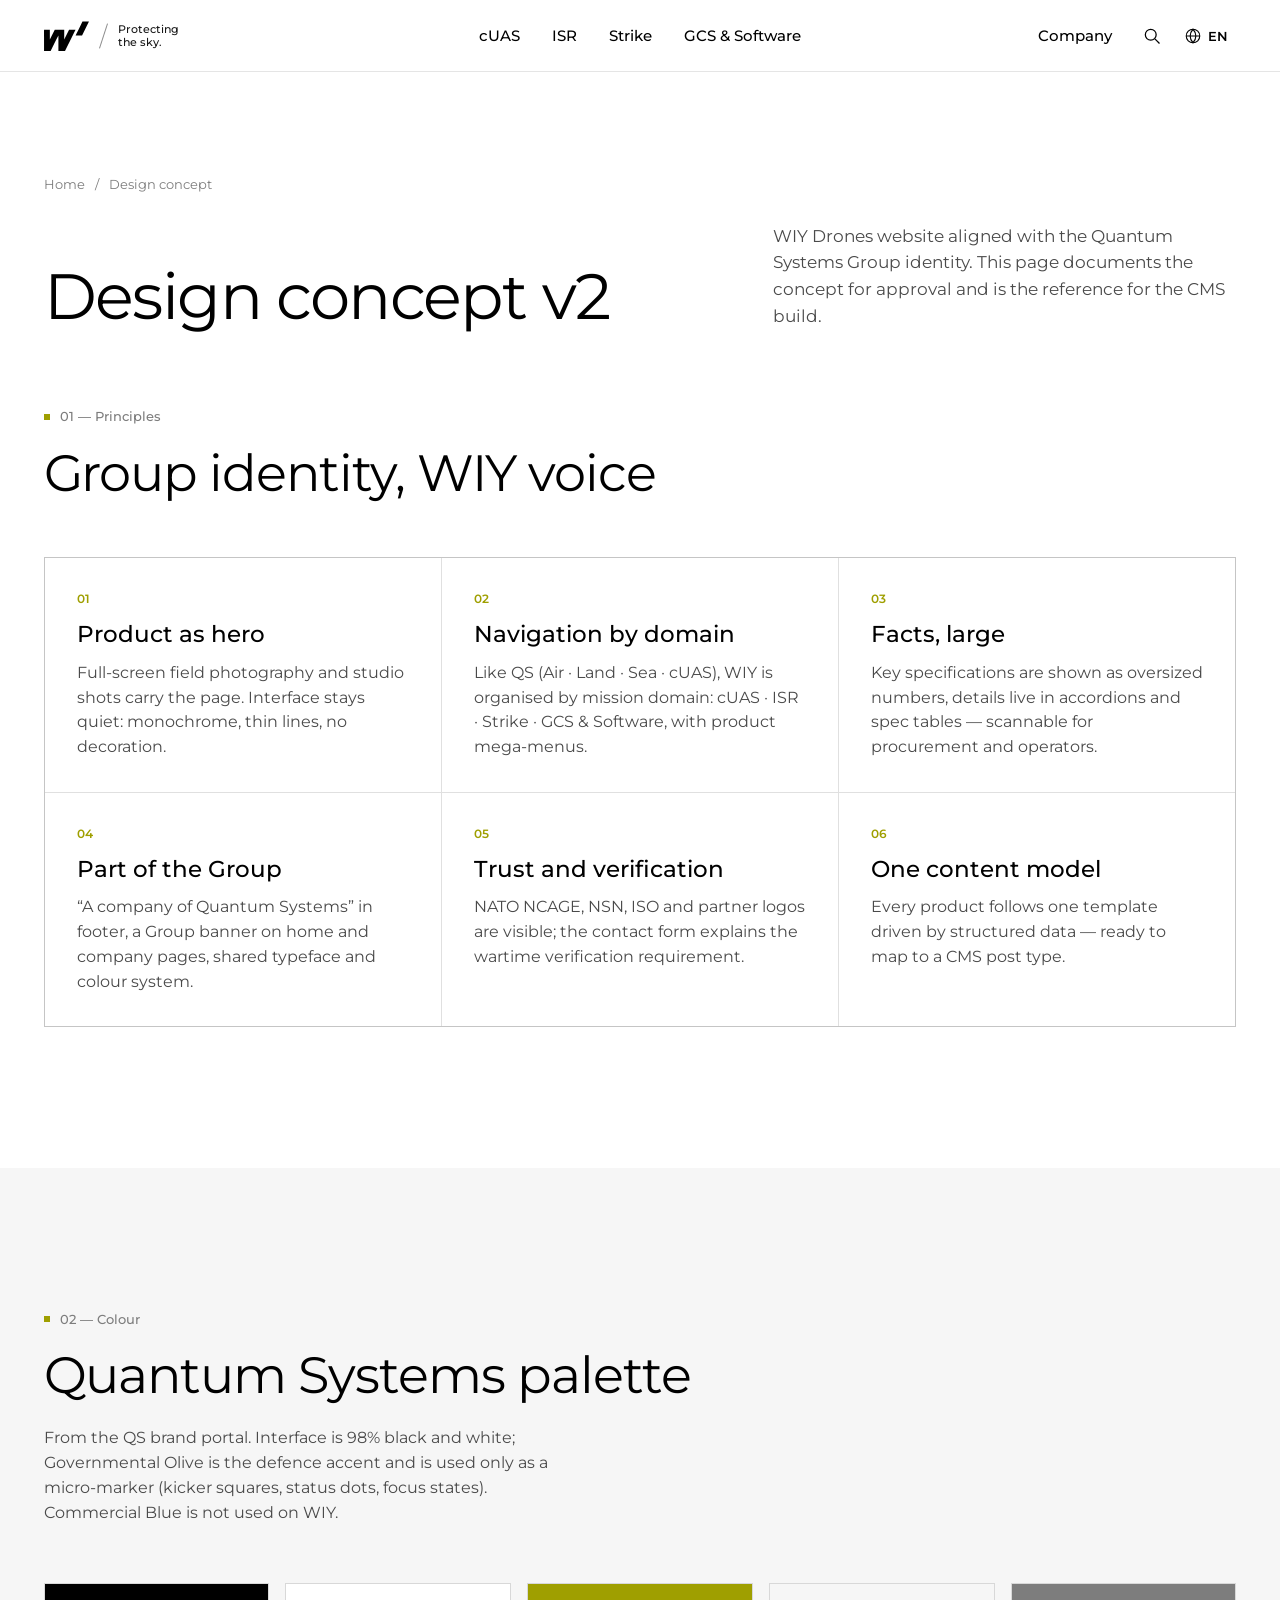
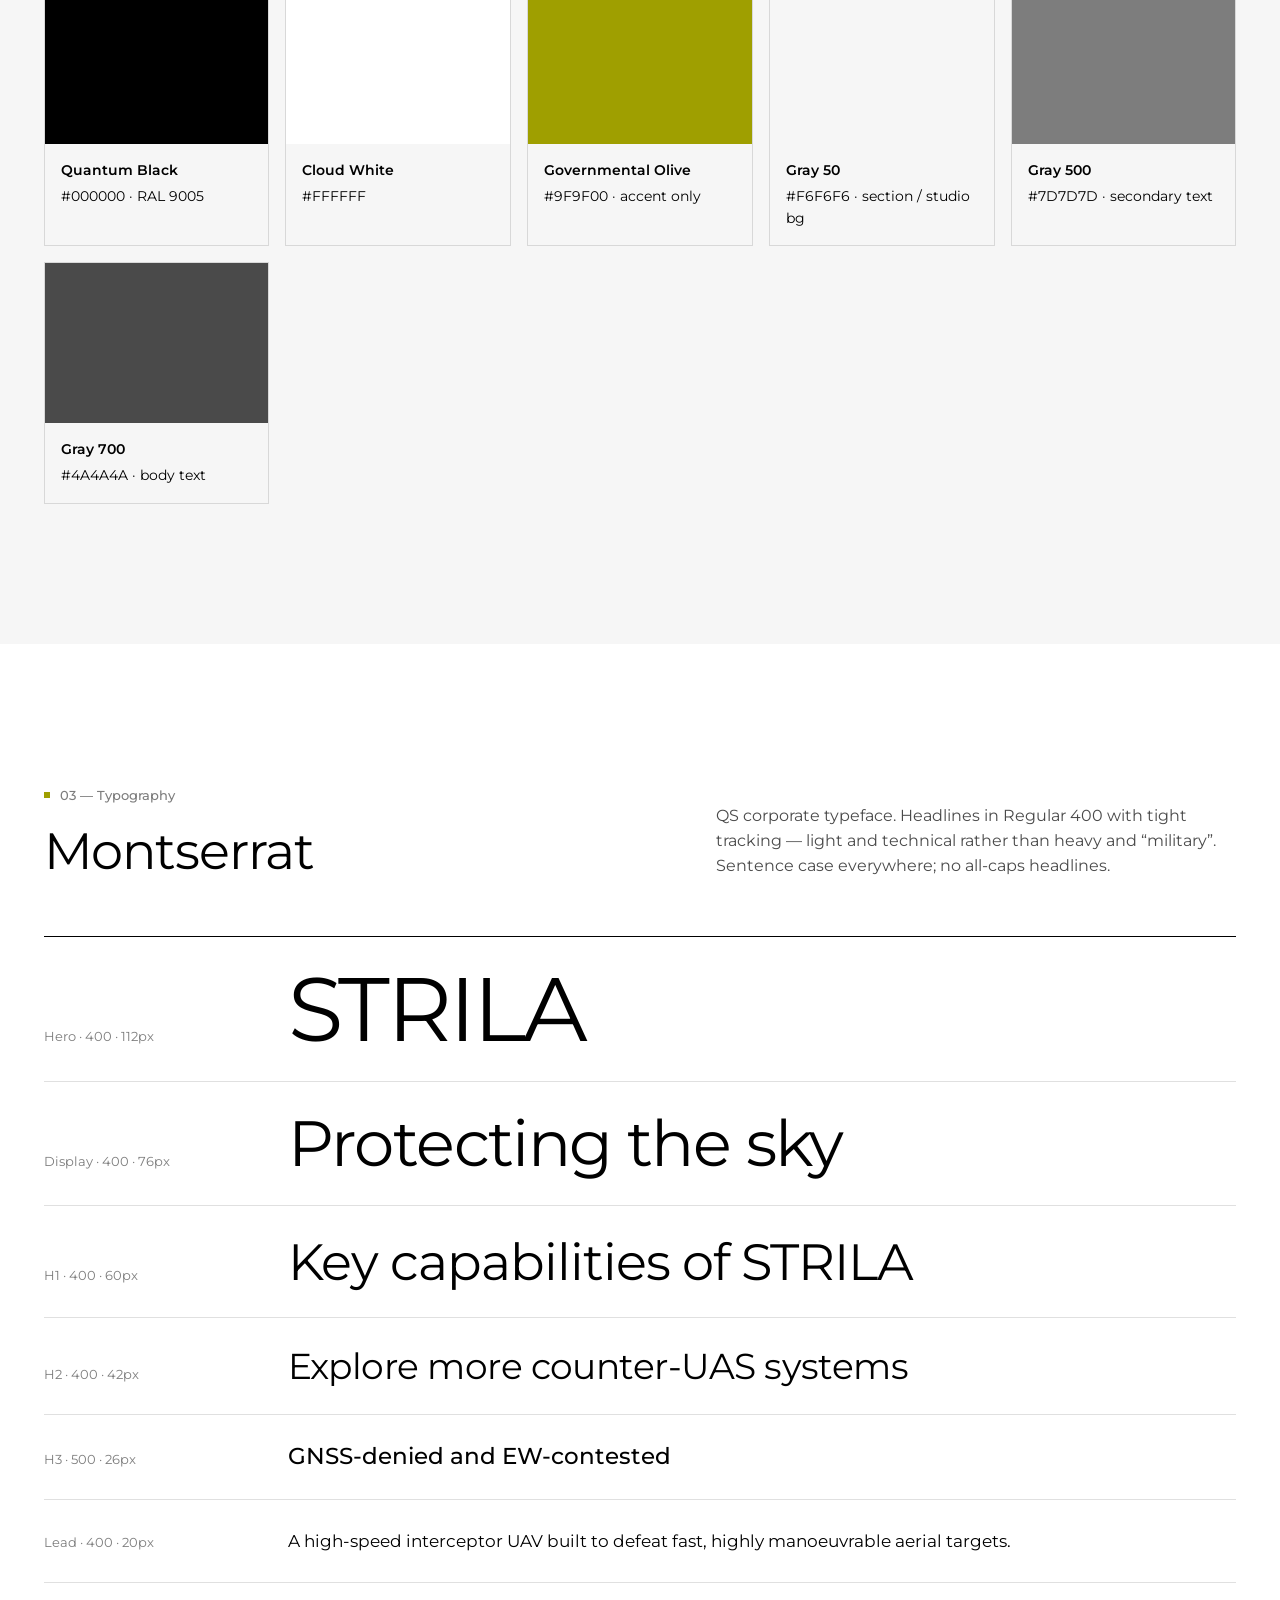
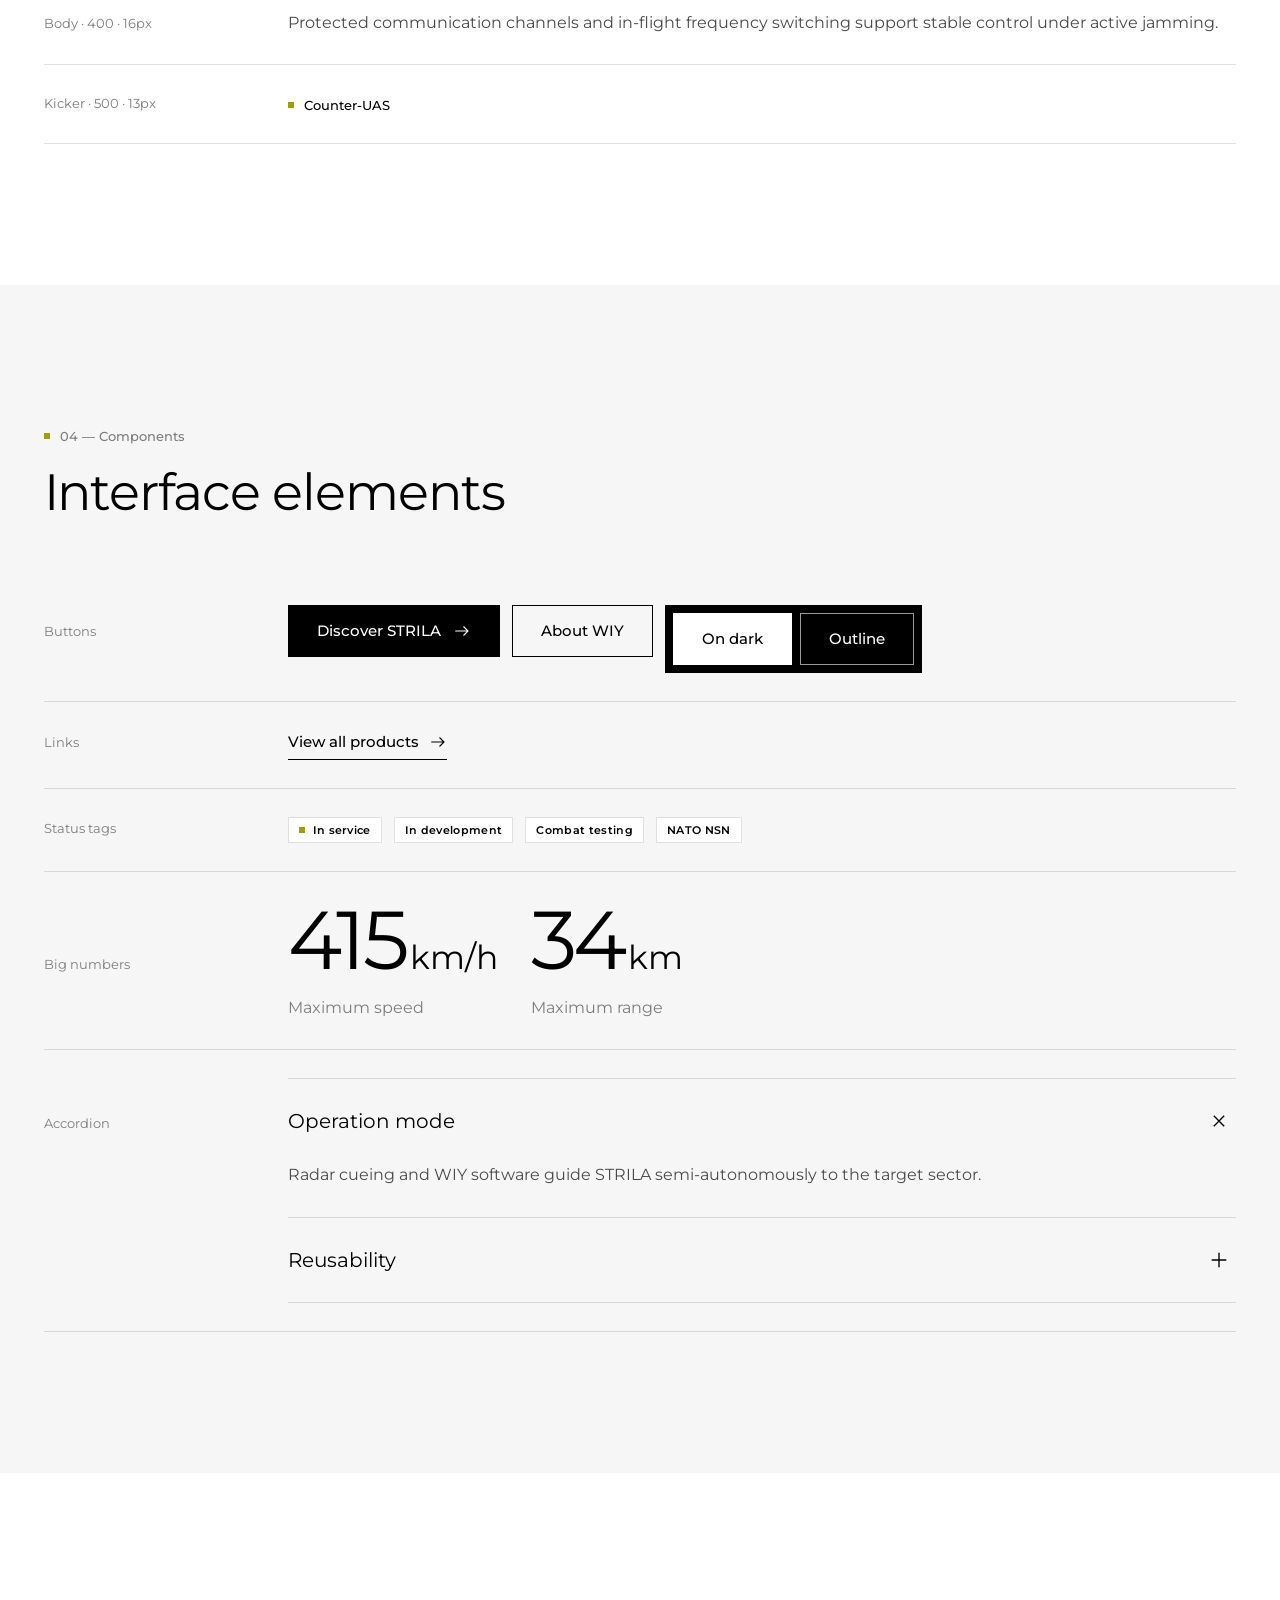
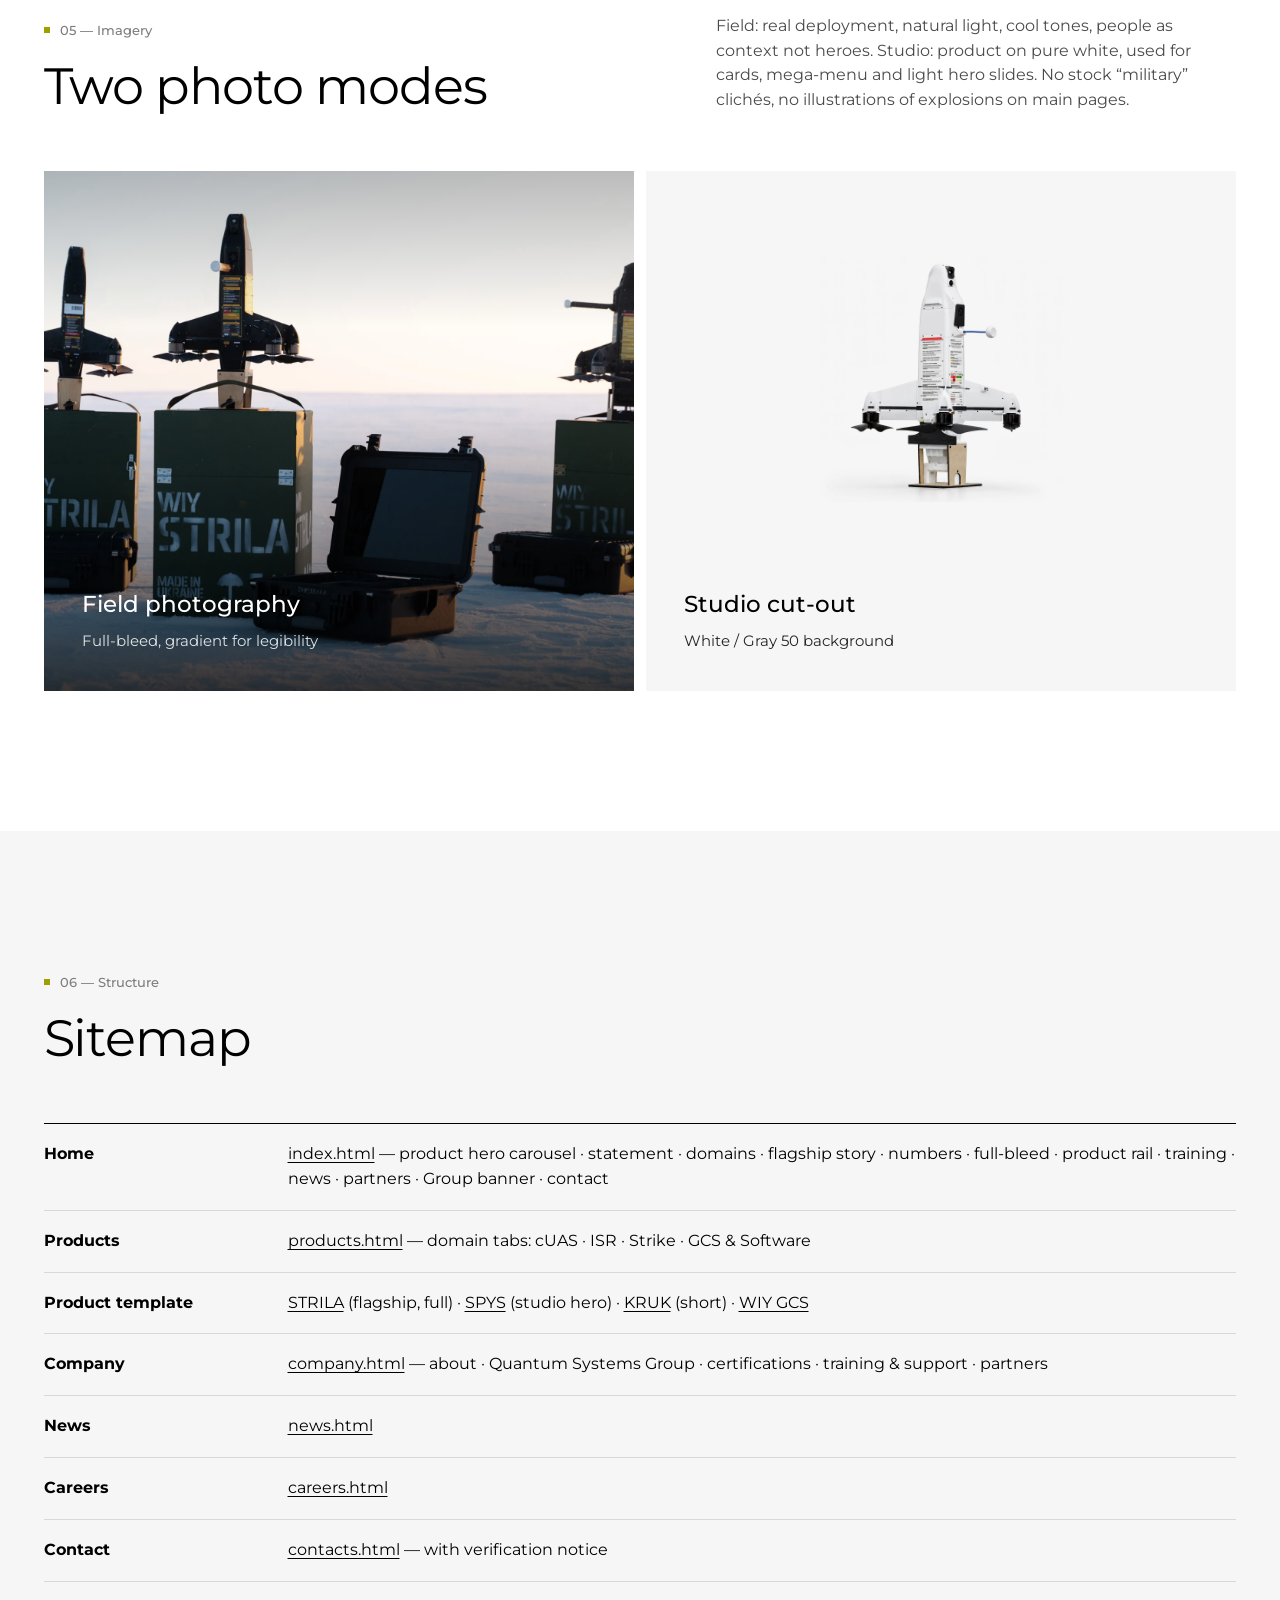
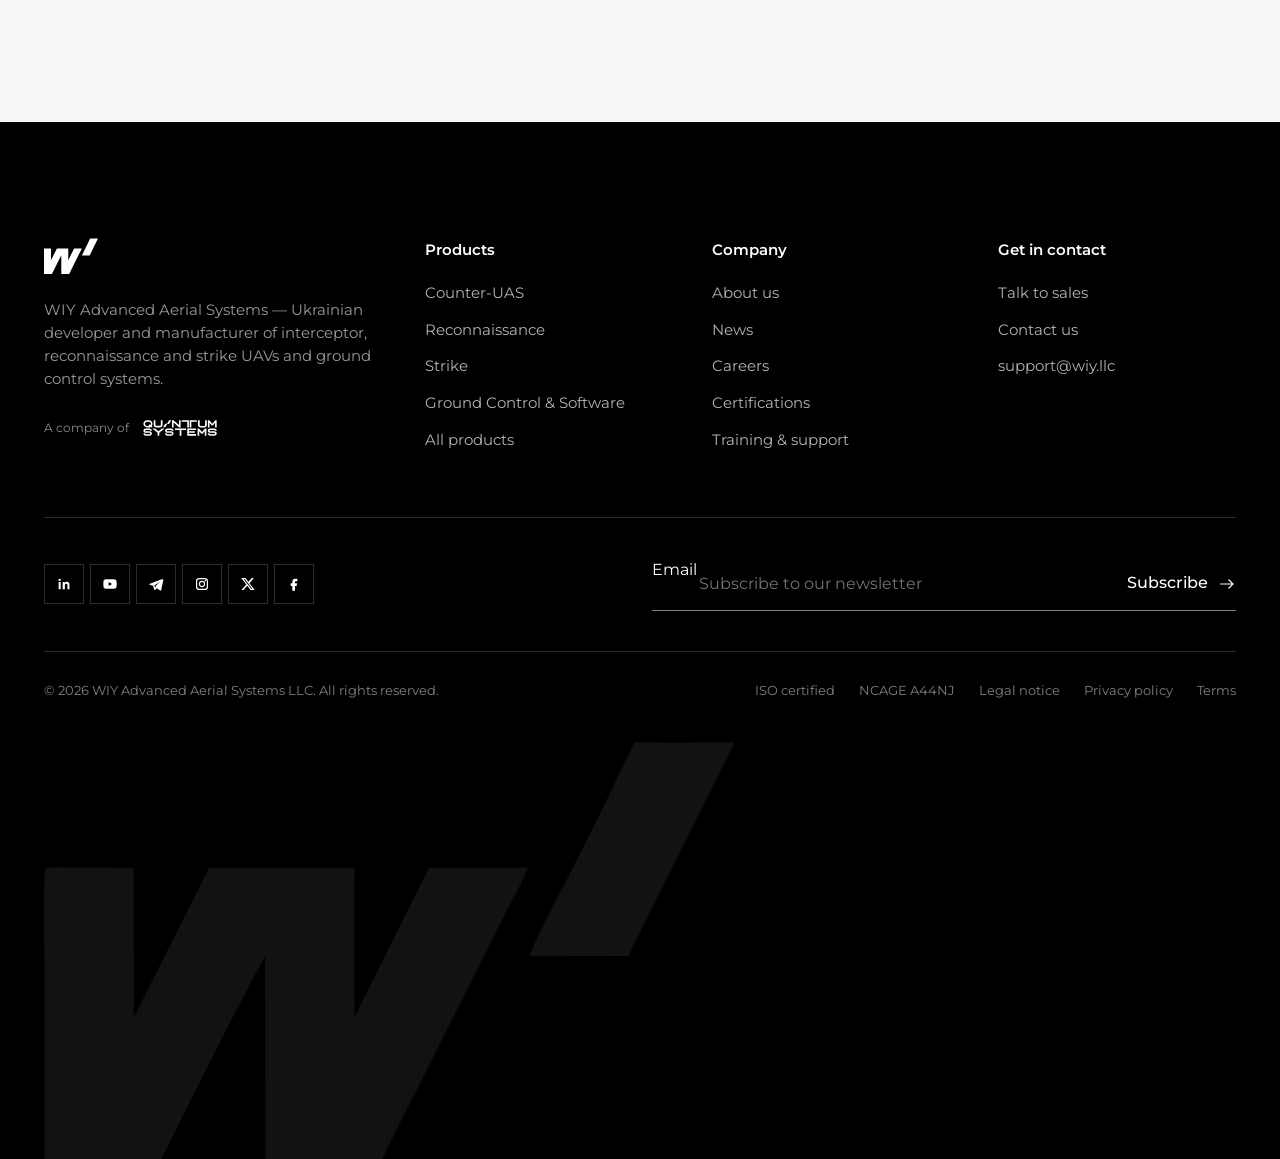
<file: styleguide.html>
<!doctype html>
<html lang="en">
<head>
  <meta charset="utf-8">
  <meta name="viewport" content="width=device-width, initial-scale=1">
  <title>Design concept | WIY Drones</title>
  <meta name="robots" content="noindex">
  <link rel="preconnect" href="https://fonts.googleapis.com">
  <link rel="preconnect" href="https://fonts.gstatic.com" crossorigin>
  <link href="https://fonts.googleapis.com/css2?family=Montserrat:wght@400;500;600&display=swap" rel="stylesheet">
  <link rel="stylesheet" href="assets/css/main.css">
  <style>
    .sg-grid { display: grid; gap: 16px; grid-template-columns: repeat(auto-fill, minmax(220px, 1fr)); }
    .sw { border: 1px solid var(--line); }
    .sw__c { height: 160px; }
    .sw__t { padding: 16px; font-size: .875rem; display: grid; gap: 4px; }
    .sw__t b { font-weight: 600; }
    .row { display: grid; gap: 24px; padding: 28px 0; border-bottom: 1px solid var(--line); align-items: baseline; }
    @media (min-width: 900px) { .row { grid-template-columns: 220px 1fr; } }
    .row > span { font-size: .8125rem; color: var(--gray-500); }
    .principles { display: grid; gap: 1px; background: var(--line); border: 1px solid var(--line); }
    @media (min-width: 900px) { .principles { grid-template-columns: repeat(3, 1fr); } }
    .principles > div { background: #fff; padding: 32px; display: grid; gap: 12px; align-content: start; }
    .principles b { font-size: .75rem; color: var(--olive); font-weight: 600; }
    .map { display: grid; gap: 0; border-top: 1px solid var(--black); }
    .map > div { display: grid; gap: 8px 24px; padding: 18px 0; border-bottom: 1px solid var(--line); }
    @media (min-width: 900px) { .map > div { grid-template-columns: 220px 1fr; } }
    .map a { text-decoration: underline; text-underline-offset: 3px; }
  </style>
</head>
<body class="hdr-dark" data-page="styleguide">
  <div id="site-header"></div>
  <main>
    <section class="phead"><div class="container">
      <nav class="crumbs"><a href="index.html">Home</a><span>/</span><span>Design concept</span></nav>
      <div class="phead__row">
        <h1 class="t-display">Design concept v2</h1>
        <p class="t-lead t-body">WIY Drones website aligned with the Quantum Systems Group identity. This page documents the concept for approval and is the reference for the CMS build.</p>
      </div>
    </div></section>

    <!-- PRINCIPLES -->
    <section class="section pt-0"><div class="container">
      <div class="head"><div class="head__l"><span class="kicker">01 — Principles</span><h2 class="t-h1">Group identity, WIY voice</h2></div></div>
      <div class="principles">
        <div><b>01</b><h3 class="t-h3">Product as hero</h3><p class="t-body">Full-screen field photography and studio shots carry the page. Interface stays quiet: monochrome, thin lines, no decoration.</p></div>
        <div><b>02</b><h3 class="t-h3">Navigation by domain</h3><p class="t-body">Like QS (Air · Land · Sea · cUAS), WIY is organised by mission domain: cUAS · ISR · Strike · GCS &amp; Software, with product mega-menus.</p></div>
        <div><b>03</b><h3 class="t-h3">Facts, large</h3><p class="t-body">Key specifications are shown as oversized numbers, details live in accordions and spec tables — scannable for procurement and operators.</p></div>
        <div><b>04</b><h3 class="t-h3">Part of the Group</h3><p class="t-body">“A company of Quantum Systems” in footer, a Group banner on home and company pages, shared typeface and colour system.</p></div>
        <div><b>05</b><h3 class="t-h3">Trust and verification</h3><p class="t-body">NATO NCAGE, NSN, ISO and partner logos are visible; the contact form explains the wartime verification requirement.</p></div>
        <div><b>06</b><h3 class="t-h3">One content model</h3><p class="t-body">Every product follows one template driven by structured data — ready to map to a CMS post type.</p></div>
      </div>
    </div></section>

    <!-- COLOURS -->
    <section class="section bg-gray"><div class="container">
      <div class="head"><div class="head__l"><span class="kicker">02 — Colour</span><h2 class="t-h1">Quantum Systems palette</h2></div>
        <p class="t-body">From the QS brand portal. Interface is 98% black and white; Governmental Olive is the defence accent and is used only as a micro-marker (kicker squares, status dots, focus states). Commercial Blue is not used on WIY.</p></div>
      <div class="sg-grid">
        <div class="sw"><div class="sw__c" style="background:#000"></div><div class="sw__t"><b>Quantum Black</b><span>#000000 · RAL 9005</span></div></div>
        <div class="sw"><div class="sw__c" style="background:#fff"></div><div class="sw__t"><b>Cloud White</b><span>#FFFFFF</span></div></div>
        <div class="sw"><div class="sw__c" style="background:#9f9f00"></div><div class="sw__t"><b>Governmental Olive</b><span>#9F9F00 · accent only</span></div></div>
        <div class="sw"><div class="sw__c" style="background:#f6f6f6"></div><div class="sw__t"><b>Gray 50</b><span>#F6F6F6 · section / studio bg</span></div></div>
        <div class="sw"><div class="sw__c" style="background:#7d7d7d"></div><div class="sw__t"><b>Gray 500</b><span>#7D7D7D · secondary text</span></div></div>
        <div class="sw"><div class="sw__c" style="background:#4a4a4a"></div><div class="sw__t"><b>Gray 700</b><span>#4A4A4A · body text</span></div></div>
      </div>
    </div></section>

    <!-- TYPE -->
    <section class="section"><div class="container">
      <div class="head"><div class="head__l"><span class="kicker">03 — Typography</span><h2 class="t-h1">Montserrat</h2></div>
        <p class="t-body">QS corporate typeface. Headlines in Regular 400 with tight tracking — light and technical rather than heavy and “military”. Sentence case everywhere; no all-caps headlines.</p></div>
      <div style="border-top:1px solid var(--black)">
        <div class="row"><span>Hero · 400 · 112px</span><div class="t-hero">STRILA</div></div>
        <div class="row"><span>Display · 400 · 76px</span><div class="t-display">Protecting the sky</div></div>
        <div class="row"><span>H1 · 400 · 60px</span><div class="t-h1">Key capabilities of STRILA</div></div>
        <div class="row"><span>H2 · 400 · 42px</span><div class="t-h2">Explore more counter-UAS systems</div></div>
        <div class="row"><span>H3 · 500 · 26px</span><div class="t-h3">GNSS-denied and EW-contested</div></div>
        <div class="row"><span>Lead · 400 · 20px</span><p class="t-lead">A high-speed interceptor UAV built to defeat fast, highly manoeuvrable aerial targets.</p></div>
        <div class="row"><span>Body · 400 · 16px</span><p class="t-body">Protected communication channels and in-flight frequency switching support stable control under active jamming.</p></div>
        <div class="row"><span>Kicker · 500 · 13px</span><span class="kicker" style="color:var(--black)">Counter-UAS</span></div>
      </div>
    </div></section>

    <!-- COMPONENTS -->
    <section class="section bg-gray"><div class="container">
      <div class="head"><div class="head__l"><span class="kicker">04 — Components</span><h2 class="t-h1">Interface elements</h2></div></div>
      <div class="row"><span>Buttons</span><div class="btns">
        <a class="btn" href="#">Discover STRILA <svg viewBox="0 0 24 24" fill="none" stroke="currentColor" stroke-width="1.5"><path d="M3 12h17M14 6l6 6-6 6"/></svg></a>
        <a class="btn btn--line" href="#">About WIY</a>
        <span style="background:#000;padding:8px;display:inline-flex;gap:8px"><a class="btn btn--light" href="#">On dark</a><a class="btn btn--line-light" href="#">Outline</a></span>
      </div></div>
      <div class="row"><span>Links</span><div class="btns"><a class="more more--u" href="#">View all products <svg viewBox="0 0 24 24" fill="none" stroke="currentColor" stroke-width="1.5"><path d="M3 12h17M14 6l6 6-6 6"/></svg></a></div></div>
      <div class="row"><span>Status tags</span><div class="btns"><span class="tag tag--live">In service</span><span class="tag">In development</span><span class="tag">Combat testing</span><span class="tag">NATO NSN</span></div></div>
      <div class="row"><span>Big numbers</span><div class="bignum" style="text-align:left"><div><strong>415<small>km/h</small></strong><span>Maximum speed</span></div><div><strong>34<small>km</small></strong><span>Maximum range</span></div></div></div>
      <div class="row"><span>Accordion</span><div class="acc">
        <details open><summary>Operation mode<svg viewBox="0 0 24 24" fill="none" stroke="currentColor" stroke-width="1.5"><path d="M12 4v16M4 12h16"/></svg></summary><div class="acc__body">Radar cueing and WIY software guide STRILA semi-autonomously to the target sector.</div></details>
        <details><summary>Reusability<svg viewBox="0 0 24 24" fill="none" stroke="currentColor" stroke-width="1.5"><path d="M12 4v16M4 12h16"/></svg></summary><div class="acc__body">STRILA can return and land safely.</div></details>
      </div></div>
    </div></section>

    <!-- IMAGERY -->
    <section class="section"><div class="container">
      <div class="head"><div class="head__l"><span class="kicker">05 — Imagery</span><h2 class="t-h1">Two photo modes</h2></div>
        <p class="t-body">Field: real deployment, natural light, cool tones, people as context not heroes. Studio: product on pure white, used for cards, mega-menu and light hero slides. No stock “military” clichés, no illustrations of explosions on main pages.</p></div>
      <div class="domains">
        <div class="domain domain--half"><img src="assets/img/photo/strila-kits-snow.webp" alt=""><div class="domain__body"><h3 class="t-h3">Field photography</h3><p>Full-bleed, gradient for legibility</p></div></div>
        <div class="domain domain--half domain--studio"><img src="assets/img/strila.webp" alt=""><div class="domain__body"><h3 class="t-h3">Studio cut-out</h3><p>White / Gray 50 background</p></div></div>
      </div>
    </div></section>

    <!-- SITEMAP -->
    <section class="section bg-gray"><div class="container">
      <div class="head"><div class="head__l"><span class="kicker">06 — Structure</span><h2 class="t-h1">Sitemap</h2></div></div>
      <div class="map">
        <div><b>Home</b><span><a href="index.html">index.html</a> — product hero carousel · statement · domains · flagship story · numbers · full-bleed · product rail · training · news · partners · Group banner · contact</span></div>
        <div><b>Products</b><span><a href="products.html">products.html</a> — domain tabs: cUAS · ISR · Strike · GCS &amp; Software</span></div>
        <div><b>Product template</b><span><a href="product.html?p=strila">STRILA</a> (flagship, full) · <a href="product.html?p=spys">SPYS</a> (studio hero) · <a href="product.html?p=kruk">KRUK</a> (short) · <a href="product.html?p=wiy-gcs">WIY GCS</a></span></div>
        <div><b>Company</b><span><a href="company.html">company.html</a> — about · Quantum Systems Group · certifications · training &amp; support · partners</span></div>
        <div><b>News</b><span><a href="news.html">news.html</a></span></div>
        <div><b>Careers</b><span><a href="careers.html">careers.html</a></span></div>
        <div><b>Contact</b><span><a href="contacts.html">contacts.html</a> — with verification notice</span></div>
      </div>
    </div></section>
  </main>
  <div id="site-footer"></div>
  <script src="assets/js/data.js"></script>
  <script src="assets/js/main.js"></script>
</body>
</html>
</file>
<file: assets/css/main.css>
/* ==========================================================================
   WIY Drones — design system v2
   Concept: Quantum Systems group identity — monochrome, cinematic full-bleed
   photography, light-weight Montserrat headlines, generous whitespace.
   Brand colours: Quantum Black #000, Cloud White #FFF,
   Governmental Olive #9F9F00 (micro-accent only).
   ========================================================================== */

:root {
  --black: #000;
  --white: #fff;
  --olive: #9f9f00;
  --ink: #0a0a0a;
  --gray-50: #f6f6f6;
  --gray-100: #ededed;
  --gray-500: #7d7d7d;
  --gray-700: #4a4a4a;
  --line: rgba(0, 0, 0, 0.12);
  --line-inv: rgba(255, 255, 255, 0.18);

  --fs-hero: clamp(2.75rem, 7vw, 7rem);
  --fs-display: clamp(2.4rem, 5vw, 4.75rem);
  --fs-h1: clamp(2.1rem, 4vw, 3.75rem);
  --fs-h2: clamp(1.7rem, 2.8vw, 2.6rem);
  --fs-h3: clamp(1.25rem, 1.8vw, 1.6rem);
  --fs-lead: clamp(1.05rem, 1.35vw, 1.25rem);

  --container: 1600px;
  --gutter: clamp(16px, 3.4vw, 56px);
  --section: clamp(80px, 11vw, 176px);
  --header-h: 72px;
  --ease: cubic-bezier(0.22, 0.61, 0.24, 1);
  --ease-out: cubic-bezier(0.16, 1, 0.3, 1);
}

/* ---------- Reset ---------- */
*, *::before, *::after { box-sizing: border-box; }
html { -webkit-text-size-adjust: 100%; }
body {
  margin: 0;
  font-family: 'Montserrat', system-ui, -apple-system, 'Segoe UI', sans-serif;
  font-size: 1rem; line-height: 1.55; font-weight: 400;
  color: var(--black); background: var(--white);
  -webkit-font-smoothing: antialiased; overflow-x: hidden;
}
img, svg, video { display: block; max-width: 100%; }
a { color: inherit; text-decoration: none; }
button { font: inherit; color: inherit; background: none; border: 0; padding: 0; cursor: pointer; }
h1, h2, h3, h4, p, ul, ol, dl, dd, figure { margin: 0; }
ul, ol { list-style: none; padding: 0; }
:focus-visible { outline: 2px solid var(--olive); outline-offset: 3px; }
::selection { background: var(--olive); color: var(--black); }   /* brand olive: visible on both black and white sections */

/* ---------- Layout ---------- */
.container { width: 100%; max-width: var(--container); margin-inline: auto; padding-inline: var(--gutter); }
.section { padding-block: var(--section); }
.section--sm { padding-block: calc(var(--section) * 0.55); }
.pt-0 { padding-top: 0; }
.bg-gray { background: var(--gray-50); }
.bg-black { background: var(--black); color: var(--white); }

/* ---------- Type ---------- */
.t-hero { font-size: var(--fs-hero); font-weight: 400; line-height: 0.98; letter-spacing: -0.035em; }
.t-display { font-size: var(--fs-display); font-weight: 400; line-height: 1.04; letter-spacing: -0.025em; }
.t-h1 { font-size: var(--fs-h1); font-weight: 400; line-height: 1.08; letter-spacing: -0.02em; }
.t-h2 { font-size: var(--fs-h2); font-weight: 400; line-height: 1.12; letter-spacing: -0.015em; }
.t-h3 { font-size: var(--fs-h3); font-weight: 500; line-height: 1.2; }
.t-h4 { font-size: 1.1rem; font-weight: 600; line-height: 1.3; }
.t-lead { font-size: var(--fs-lead); line-height: 1.55; }
.t-body { color: var(--gray-700); }
.bg-black .t-body, .on-dark .t-body { color: rgba(255, 255, 255, 0.7); }
.t-muted { color: var(--gray-500); }
.balance { text-wrap: balance; }
.mt-s { margin-top: 16px; } .mt-m { margin-top: 28px; } .mt-l { margin-top: 48px; }

.kicker { display: inline-flex; align-items: center; gap: 10px; font-size: 0.8125rem; font-weight: 500; color: var(--gray-500); }
.bg-black .kicker, .on-dark .kicker { color: rgba(255, 255, 255, 0.65); }
.kicker::before { content: ''; width: 6px; height: 6px; background: var(--olive); }

/* ---------- Buttons ---------- */
.btn {
  --b: var(--black); --f: var(--white);
  display: inline-flex; align-items: center; justify-content: center; gap: 12px;
  height: 52px; padding: 0 28px; font-size: 0.9375rem; font-weight: 500;
  background: var(--b); color: var(--f); border: 1px solid var(--b);
  transition: background 0.3s var(--ease), color 0.3s var(--ease), border-color 0.3s var(--ease);
  white-space: nowrap;
}
.btn svg { width: 18px; height: 18px; transition: transform 0.35s var(--ease-out); }
.btn:hover svg { transform: translateX(5px); }
.btn:hover { --b: #262626; }
.btn--light { --b: var(--white); --f: var(--black); }
.btn--light:hover { --b: var(--gray-100); }
.btn--line { background: transparent; color: var(--black); border-color: var(--black); }
.btn--line:hover { background: var(--black); color: var(--white); }
.btn--line-light { background: transparent; color: var(--white); border-color: rgba(255, 255, 255, 0.6); }
.btn--line-light:hover { background: var(--white); color: var(--black); border-color: var(--white); }
.btn--sm { height: 40px; padding: 0 18px; font-size: 0.8125rem; }
.btns { display: flex; flex-wrap: wrap; gap: 12px; }

.more { display: inline-flex; align-items: center; gap: 10px; font-weight: 500; font-size: 0.9375rem; }
.more svg { width: 18px; height: 18px; transition: transform 0.35s var(--ease-out); }
.more:hover svg, a:hover .more svg { transform: translateX(5px); }
.more--u { padding-bottom: 6px; border-bottom: 1px solid currentColor; }

/* ==========================================================================
   Header — transparent over hero, solid on scroll (QS pattern)
   ========================================================================== */
.hdr {
  position: fixed; inset: 0 0 auto 0; z-index: 100; height: var(--header-h); color: var(--white);
  transition: background 0.35s var(--ease), color 0.35s var(--ease), transform 0.45s var(--ease);
}
.hdr::after { content: ''; position: absolute; inset: auto 0 0 0; height: 1px; background: var(--black); opacity: 0; transition: opacity 0.3s; }
.hdr.is-solid, body.hdr-dark .hdr, .hdr.is-open { background: var(--white); color: var(--black); }
.hdr.is-solid::after, body.hdr-dark .hdr::after { opacity: 0.1; }
.hdr.is-hidden { transform: translateY(-100%); }
.hdr__in { height: 100%; display: grid; grid-template-columns: 1fr auto 1fr; align-items: center; gap: 24px; }
.brand { display: flex; align-items: center; gap: 14px; }
.brand img { height: 30px; width: auto; }
.brand .logo-d { display: none; }
.hdr.is-solid .logo-l, body.hdr-dark .hdr .logo-l, .hdr.is-open .logo-l { display: none; }
.hdr.is-solid .logo-d, body.hdr-dark .hdr .logo-d, .hdr.is-open .logo-d { display: block; }
.brand__sep { width: 1px; height: 26px; background: currentColor; opacity: 0.45; transform: rotate(18deg); }
.brand__tag { font-size: 0.6875rem; line-height: 1.2; font-weight: 500; opacity: 0.9; }
@media (max-width: 640px) { .brand__sep, .brand__tag { display: none; } }

.menu { display: none; }
@media (min-width: 1140px) { .menu { display: flex; height: var(--header-h); } }
.menu > li { display: flex; }
.menu__a { display: flex; align-items: center; padding: 0 16px; font-size: 0.9375rem; font-weight: 500; position: relative; }
.menu__a::after { content: ''; position: absolute; left: 16px; right: 16px; bottom: 22px; height: 1px; background: currentColor; transform: scaleX(0); transform-origin: left; transition: transform 0.35s var(--ease-out); }
.menu > li:hover .menu__a::after, .menu > li.is-open .menu__a::after, .menu__a[aria-current]::after { transform: scaleX(1); }

.hdr__right { display: flex; justify-content: flex-end; align-items: center; gap: 4px; }
.hdr__link { display: none; padding: 0 14px; font-size: 0.9375rem; font-weight: 500; }
@media (min-width: 1140px) { .hdr__link { display: inline-flex; } }
.icon-btn { width: 40px; height: 40px; display: grid; place-items: center; }
.icon-btn svg { width: 20px; height: 20px; }
.lang-btn { font-size: 0.8125rem; font-weight: 600; gap: 6px; display: inline-flex; align-items: center; padding: 0 8px; height: 40px; }
.lang-btn svg { width: 18px; height: 18px; }
.burger { width: 40px; height: 40px; display: grid; place-items: center; }
@media (min-width: 1140px) { .burger { display: none; } }
.burger i, .burger i::before, .burger i::after { display: block; width: 22px; height: 1.5px; background: currentColor; position: relative; transition: transform 0.35s var(--ease), background 0.2s; }
.burger i::before, .burger i::after { content: ''; position: absolute; left: 0; }
.burger i::before { top: -7px; } .burger i::after { top: 7px; }
.is-open .burger i { background: transparent; }
.is-open .burger i::before { transform: translateY(7px) rotate(45deg); }
.is-open .burger i::after { transform: translateY(-7px) rotate(-45deg); }

/* Mega panel */
.mega {
  position: absolute; inset: var(--header-h) 0 auto 0; background: var(--white); color: var(--black);
  border-top: 1px solid var(--line);
  clip-path: inset(0 0 100% 0); visibility: hidden;
  transition: clip-path 0.5s var(--ease-out), visibility 0.5s;
}
.menu > li.is-open .mega { clip-path: inset(0 0 -80px 0); visibility: visible; box-shadow: 0 40px 60px -40px rgba(0, 0, 0, 0.3); }
.mega__in { display: grid; grid-template-columns: minmax(260px, 1fr) 3fr; gap: 64px; padding-block: 44px 56px; }
.mega__intro h3 { font-size: 1.75rem; font-weight: 400; letter-spacing: -0.01em; }
.mega__intro p { margin-top: 14px; color: var(--gray-700); font-size: 0.9375rem; max-width: 36ch; }
.mega__intro .more { margin-top: 28px; }
.mega__items { display: grid; grid-template-columns: repeat(4, 1fr); gap: 20px; }
.mega-item { display: grid; gap: 14px; align-content: start; }
.mega-item__img { aspect-ratio: 4 / 3; background: var(--gray-50); overflow: hidden; display: grid; place-items: center; }
.mega-item__img img { width: 80%; height: 80%; object-fit: contain; mix-blend-mode: multiply; transition: transform 0.7s var(--ease-out); }
.mega-item__img img.cover { width: 100%; height: 100%; object-fit: cover; mix-blend-mode: normal; }
.mega-item:hover .mega-item__img img { transform: scale(1.06); }
.mega-item b { display: block; font-weight: 600; }
.mega-item span { display: block; font-size: 0.8125rem; color: var(--gray-500); margin-top: 2px; }
.mega__list { display: grid; grid-template-columns: repeat(3, 1fr); gap: 0 40px; align-content: start; }
.mega__list a { display: flex; justify-content: space-between; align-items: center; padding: 16px 0; border-bottom: 1px solid var(--line); font-weight: 500; }
.mega__list a svg { width: 16px; height: 16px; opacity: 0; transform: translateX(-6px); transition: all 0.3s var(--ease-out); }
.mega__list a:hover svg { opacity: 1; transform: none; }

/* Mobile nav */
.mnav {
  position: fixed; inset: var(--header-h) 0 0 0; z-index: 99; background: var(--white); color: var(--black);
  overflow-y: auto; padding: 8px var(--gutter) 40px;
  opacity: 0; visibility: hidden; transition: opacity 0.3s, visibility 0.3s;
}
.is-nav-open .mnav { opacity: 1; visibility: visible; }
html.is-nav-open { overflow: hidden; }
.mnav details { border-bottom: 1px solid var(--line); }
.mnav summary, .mnav > a { display: flex; justify-content: space-between; align-items: center; padding: 20px 0; font-size: 1.4rem; list-style: none; cursor: pointer; }
.mnav > a { border-bottom: 1px solid var(--line); }
.mnav summary::-webkit-details-marker { display: none; }
.mnav summary svg { width: 18px; transition: transform 0.3s; }
.mnav details[open] summary svg { transform: rotate(45deg); }
.mnav details ul { padding-bottom: 16px; display: grid; }
.mnav details li a { display: flex; justify-content: space-between; padding: 10px 0; }
.mnav details li a span { color: var(--gray-500); font-size: 0.8125rem; }
.mnav .btn { width: 100%; margin-top: 32px; }
@media (min-width: 1140px) { .mnav { display: none; } }

/* ==========================================================================
   Home hero slider (QS product carousel)
   ========================================================================== */
.hero { position: relative; height: 100svh; min-height: 640px; max-height: 1100px; background: var(--black); color: var(--white); overflow: hidden; transition: color 0.6s; }
.slide { position: absolute; inset: 0; opacity: 0; visibility: hidden; transition: opacity 1.1s var(--ease), visibility 1.1s; }
.slide.is-active { opacity: 1; visibility: visible; }
.slide__media { position: absolute; inset: 0; }
.slide__media img { width: 100%; height: 100%; object-fit: cover; transform: scale(1.08); transition: transform 8s linear; }
.slide.is-active .slide__media img { transform: scale(1); }
.slide__media::after { content: ''; position: absolute; inset: 0; background: linear-gradient(180deg, rgba(0,0,0,.45) 0%, rgba(0,0,0,0) 26%, rgba(0,0,0,0) 45%, rgba(0,0,0,.72) 100%); }
.slide--light .slide__media { background: var(--white); }
.slide--light .slide__media::after { background: linear-gradient(180deg, rgba(0,0,0,.3) 0%, rgba(0,0,0,0) 20%); }
.slide--light .slide__media img { object-fit: contain; padding: 110px 4vw 170px 42%; mix-blend-mode: multiply; }
.slide__body { position: absolute; inset: auto 0 0 0; padding-bottom: clamp(120px, 15vh, 170px); }
.slide__body .container { display: grid; gap: 20px; justify-items: start; }
.slide__kicker { font-size: 0.875rem; font-weight: 500; display: flex; gap: 10px; align-items: center; opacity: 0.9; }
.slide__kicker::before { content: ''; width: 6px; height: 6px; background: var(--olive); }
.slide__body p { max-width: 46ch; font-size: var(--fs-lead); opacity: 0.88; }
.slide__body .btns { margin-top: 8px; }
.slide__body .container > * { opacity: 0; transform: translateY(28px); transition: opacity 0.9s var(--ease-out), transform 0.9s var(--ease-out); }
.slide.is-active .slide__body .container > * { opacity: 1; transform: none; }
.slide.is-active .slide__body .container > *:nth-child(2) { transition-delay: 0.08s; }
.slide.is-active .slide__body .container > *:nth-child(3) { transition-delay: 0.16s; }
.slide.is-active .slide__body .container > *:nth-child(4) { transition-delay: 0.24s; }
.hero.is-light { color: var(--black); }

.hero__nav { position: absolute; inset: auto 0 0 0; z-index: 3; padding-bottom: 36px; }
.hero__nav .container { display: grid; grid-template-columns: repeat(4, 1fr); gap: 20px; }
.hero__tab { text-align: left; padding-top: 14px; position: relative; opacity: 0.55; transition: opacity 0.3s; font-size: 0.8125rem; font-weight: 500; }
.hero__tab:hover, .hero__tab.is-active { opacity: 1; }
.hero__tab::before { content: ''; position: absolute; inset: 0 0 auto 0; height: 2px; background: currentColor; opacity: 0.3; }
.hero__tab i { position: absolute; inset: 0 auto auto 0; height: 2px; width: 0; background: currentColor; }
.hero__tab.is-active i { animation: tab var(--dur, 7s) linear forwards; }
.hero__tab span { display: block; opacity: 0.6; font-size: 0.75rem; font-weight: 400; }
@keyframes tab { to { width: 100%; } }
@media (max-width: 720px) {
  .hero__tab b, .hero__tab span { display: none; }
  .hero__nav .container { gap: 8px; }
  .slide--light .slide__media img { padding: 90px 16px 340px; }
}

/* ==========================================================================
   Statement / numbers
   ========================================================================== */
.statement { display: grid; gap: 32px; align-items: start; }
.statement > .kicker { margin-top: 0.9em; }
@media (min-width: 1000px) { .statement { grid-template-columns: 1fr 2.4fr; gap: 80px; } }
.statement__text { font-size: clamp(1.6rem, 3.1vw, 3rem); line-height: 1.18; letter-spacing: -0.02em; }
.statement__text em { font-style: normal; color: var(--gray-500); }

.numbers { display: grid; grid-template-columns: repeat(2, 1fr); gap: 48px 24px; }
@media (min-width: 1000px) { .numbers { grid-template-columns: repeat(4, 1fr); } }
.numbers > div { border-top: 1px solid var(--line); padding-top: 22px; }
.bg-black .numbers > div { border-top-color: var(--line-inv); }
.numbers strong { display: block; white-space: nowrap; font-size: clamp(2.2rem, 3.9vw, 4.25rem); font-weight: 400; letter-spacing: -0.035em; line-height: 1; }
.numbers span { display: block; margin-top: 14px; font-size: 0.9375rem; opacity: 0.7; }

/* ==========================================================================
   Domain tiles (QS Air / Land / Sea / cUAS)
   ========================================================================== */
.domains { display: grid; gap: 12px; }
@media (min-width: 800px) { .domains { grid-template-columns: repeat(6, 1fr); } }
.domain { position: relative; display: block; overflow: hidden; color: var(--white); background: var(--ink); min-height: 440px; }
@media (min-width: 800px) {
  .domain { grid-column: span 2; min-height: 520px; }
  .domain--xl { grid-column: span 4; min-height: 640px; }
  .domain--tall { grid-column: span 2; min-height: 640px; }
  .domain--half { grid-column: span 3; }
}
.domain > img { position: absolute; inset: 0; width: 100%; height: 100%; object-fit: cover; transition: transform 1.2s var(--ease-out); }
.domain:hover > img { transform: scale(1.05); }
.domain::after { content: ''; position: absolute; inset: 0; background: linear-gradient(180deg, rgba(0,0,0,.25) 0%, rgba(0,0,0,0) 30%, rgba(0,0,0,0) 45%, rgba(0,0,0,.78) 100%); }
.domain__body { position: absolute; inset: auto 0 0 0; z-index: 1; padding: clamp(24px, 3vw, 40px); display: grid; gap: 10px; }
.domain__body p { max-width: 44ch; opacity: 0.85; font-size: 0.9375rem; }
.domain__top { position: absolute; z-index: 1; top: clamp(20px, 2.4vw, 32px); left: clamp(24px, 3vw, 40px); right: clamp(20px, 2.4vw, 32px); display: flex; justify-content: space-between; align-items: start; font-size: 0.8125rem; font-weight: 500; }
.domain__arrow { width: 44px; height: 44px; border: 1px solid rgba(255,255,255,.5); display: grid; place-items: center; transition: all 0.3s var(--ease); }
.domain__arrow svg { width: 18px; }
.domain:hover .domain__arrow { background: var(--white); color: var(--black); border-color: var(--white); }
.domain--studio { background: var(--gray-50); color: var(--black); }
.domain--studio::after { display: none; }
.domain--studio > img { object-fit: contain; padding: 14% 10% 32%; mix-blend-mode: multiply; }
.domain--studio .domain__arrow { border-color: var(--line); }
.domain--studio:hover .domain__arrow { background: var(--black); color: var(--white); border-color: var(--black); }

/* ==========================================================================
   Split (text + media), full-bleed band
   ========================================================================== */
.split { display: grid; gap: 40px; align-items: center; }
@media (min-width: 1000px) { .split { grid-template-columns: 1fr 1fr; gap: clamp(48px, 7vw, 120px); } .split--rev .split__media { order: 2; } }
.split__media { position: relative; aspect-ratio: 4 / 3; overflow: hidden; background: var(--gray-100); }
.split__media img { width: 100%; height: 100%; object-fit: cover; }
.split__body { display: grid; gap: 22px; align-content: center; max-width: 620px; }
.ticks { border-top: 1px solid var(--line); margin-top: 8px; }
.ticks li { padding: 16px 0; border-bottom: 1px solid var(--line); display: grid; grid-template-columns: 44px 1fr; color: var(--gray-700); }
.ticks li b { color: var(--black); font-weight: 500; font-size: 0.8125rem; padding-top: 2px; }
.bg-black .ticks, .bg-black .ticks li { border-color: var(--line-inv); color: rgba(255,255,255,.72); }
.bg-black .ticks li b { color: var(--olive); }

.bleed { position: relative; height: clamp(420px, 62vw, 900px); overflow: hidden; background: var(--ink); color: var(--white); }
.bleed > img { position: absolute; inset: -8% 0 auto 0; width: 100%; height: 116%; object-fit: cover; will-change: transform; }
.bleed::after { content: ''; position: absolute; inset: 0; background: linear-gradient(180deg, rgba(0,0,0,0) 50%, rgba(0,0,0,.62) 100%); }
.bleed__cap { position: absolute; inset: auto 0 0 0; padding-bottom: clamp(32px, 5vw, 72px); z-index: 1; }
.bleed__cap .container { display: flex; flex-wrap: wrap; justify-content: space-between; align-items: end; gap: 24px; }

/* ==========================================================================
   Product cards & rail
   ========================================================================== */
.head { display: flex; flex-wrap: wrap; justify-content: space-between; align-items: end; gap: 24px 48px; margin-bottom: clamp(36px, 4.5vw, 64px); }
.head__l { display: grid; gap: 18px; max-width: 820px; justify-items: start; }
.head p { max-width: 520px; }

.rail { display: grid; grid-auto-flow: column; grid-auto-columns: minmax(280px, 82%); gap: 16px; overflow-x: auto; scroll-snap-type: x mandatory; scrollbar-width: none; }
.rail::-webkit-scrollbar { display: none; }
.rail > * { scroll-snap-align: start; }
@media (min-width: 700px) { .rail { grid-auto-columns: calc((100% - 16px) / 2); } }
@media (min-width: 1200px) { .rail { grid-auto-columns: calc((100% - 48px) / 4); } }
.rail-ctrl { display: flex; gap: 8px; }
.rail-ctrl button { width: 48px; height: 48px; border: 1px solid var(--line); display: grid; place-items: center; transition: all 0.25s; }
.rail-ctrl button:hover { background: var(--black); color: var(--white); border-color: var(--black); }
.rail-ctrl svg { width: 18px; }

.card { display: grid; grid-template-rows: auto 1fr; }
.card__img { position: relative; aspect-ratio: 1 / 1; background: var(--gray-50); overflow: hidden; display: grid; place-items: center; }
.card__img img { width: 82%; height: 82%; object-fit: contain; mix-blend-mode: multiply; transition: transform 0.9s var(--ease-out); }
.card:hover .card__img img { transform: scale(1.06); }
.card__tags { position: absolute; top: 16px; left: 16px; display: flex; gap: 6px; flex-wrap: wrap; }
.card__body { padding: 22px 0 8px; display: grid; gap: 6px; align-content: start; }
.card__name { font-size: 1.5rem; font-weight: 400; letter-spacing: -0.01em; display: flex; justify-content: space-between; align-items: center; }
.card__name svg { width: 20px; transition: transform 0.35s var(--ease-out); }
.card:hover .card__name svg { transform: translateX(5px); }
.card__role { color: var(--gray-500); font-size: 0.9375rem; }
.card__kpis { display: grid; grid-template-columns: repeat(3, 1fr); gap: 12px; margin-top: 14px; padding-top: 14px; border-top: 1px solid var(--line); font-size: 0.75rem; color: var(--gray-500); }
.card__kpis b { display: block; white-space: nowrap; font-size: 1.05rem; font-weight: 600; color: var(--black); }

.tag { display: inline-flex; align-items: center; height: 26px; padding: 0 10px; font-size: 0.6875rem; font-weight: 600; letter-spacing: 0.03em; background: var(--white); color: var(--black); border: 1px solid var(--line); }
.tag--live::before { content: ''; width: 6px; height: 6px; background: var(--olive); margin-right: 8px; }
.tag--glass { background: rgba(255,255,255,.12); color: var(--white); border-color: rgba(255,255,255,.3); backdrop-filter: blur(8px); }

.grid-cards { display: grid; gap: 48px 16px; grid-template-columns: repeat(auto-fill, minmax(min(100%, 300px), 1fr)); }

.tabs { display: flex; gap: 32px; border-bottom: 1px solid var(--line); overflow-x: auto; scrollbar-width: none; margin-bottom: 56px; }
.tabs button { padding: 18px 0; font-weight: 500; color: var(--gray-500); border-bottom: 2px solid transparent; margin-bottom: -1px; white-space: nowrap; transition: color 0.2s; }
.tabs button:hover { color: var(--black); }
.tabs button[aria-selected='true'] { color: var(--black); border-bottom-color: var(--black); }
.tabs sup { font-size: 0.6875rem; margin-left: 3px; }
.cat-group + .cat-group { margin-top: clamp(72px, 8vw, 128px); }

/* ==========================================================================
   News
   ========================================================================== */
.news { display: grid; gap: 48px 16px; }
@media (min-width: 900px) { .news { grid-template-columns: repeat(3, 1fr); } }
.post { display: grid; gap: 16px; align-content: start; }
.post__img { aspect-ratio: 16 / 10; overflow: hidden; background: var(--gray-100); }
.post__img img { width: 100%; height: 100%; object-fit: cover; transition: transform 1s var(--ease-out); }
.post:hover .post__img img { transform: scale(1.05); }
.post time { font-size: 0.8125rem; color: var(--gray-500); font-weight: 500; }
.post h3 { font-size: 1.15rem; font-weight: 500; line-height: 1.38; }
.post .more { font-size: 0.75rem; text-transform: uppercase; letter-spacing: 0.08em; font-weight: 600; }
@media (min-width: 900px) {
  .news--feature .post:first-child { grid-column: span 2; grid-row: span 2; }
  .news--feature .post:first-child .post__img { aspect-ratio: 16 / 10.6; }
  .news--feature .post:first-child h3 { font-size: clamp(1.4rem, 2vw, 2rem); font-weight: 400; }
}

/* ==========================================================================
   Banner (QS MOSAIC banner)
   ========================================================================== */
.banner { position: relative; overflow: hidden; color: var(--white); background: var(--ink); min-height: clamp(520px, 48vw, 720px); display: flex; align-items: flex-end; }
.banner > img { position: absolute; inset: 0; width: 100%; height: 100%; object-fit: cover; }
.banner::after { content: ''; position: absolute; inset: 0; background: linear-gradient(90deg, rgba(0,0,0,.72) 0%, rgba(0,0,0,.1) 70%); }
.banner__body { position: relative; z-index: 1; padding-block: clamp(48px, 7vw, 96px); display: grid; gap: 22px; justify-items: start; max-width: 780px; }

.logos { display: grid; grid-template-columns: repeat(2, 1fr); border-top: 1px solid var(--line); border-left: 1px solid var(--line); }
@media (min-width: 900px) { .logos { grid-template-columns: repeat(4, 1fr); } }
.logos > div { min-height: 128px; display: grid; place-items: center; text-align: center; padding: 20px; border-right: 1px solid var(--line); border-bottom: 1px solid var(--line); font-size: 0.875rem; font-weight: 500; color: var(--gray-700); }
.logos img { height: 46px; width: auto; filter: grayscale(1); opacity: 0.75; transition: all 0.3s; }
.logos > div:hover img { filter: none; opacity: 1; }

/* ==========================================================================
   Accordion (QS "Key capabilities")
   ========================================================================== */
.acc { border-top: 1px solid var(--line); }
.acc details { border-bottom: 1px solid var(--line); }
.bg-black .acc, .bg-black .acc details { border-color: var(--line-inv); }
.acc summary { list-style: none; cursor: pointer; display: grid; grid-template-columns: 1fr 28px; gap: 12px; align-items: center; padding: 26px 0; font-size: clamp(1.1rem, 1.6vw, 1.45rem); }
.acc summary::-webkit-details-marker { display: none; }
.acc summary svg { width: 22px; transition: transform 0.35s var(--ease-out); }
.acc details[open] summary svg { transform: rotate(45deg); }
.acc__body { padding: 0 0 30px; max-width: 760px; color: var(--gray-700); }
.bg-black .acc__body { color: rgba(255,255,255,.7); }

/* ==========================================================================
   Product page
   ========================================================================== */
.phero { position: relative; height: 100svh; min-height: 640px; max-height: 1080px; color: var(--white); background: var(--ink); overflow: hidden; }
.phero > img { position: absolute; inset: 0; width: 100%; height: 100%; object-fit: cover; }
.phero::after { content: ''; position: absolute; inset: 0; background: linear-gradient(180deg, rgba(0,0,0,.45) 0%, rgba(0,0,0,0) 28%, rgba(0,0,0,.08) 55%, rgba(0,0,0,.72) 100%); }
.phero__body { position: absolute; inset: auto 0 0 0; z-index: 1; padding-bottom: clamp(48px, 7vh, 88px); }
.phero__body .container { display: grid; gap: 20px; justify-items: start; }
.phero__tags { display: flex; gap: 8px; flex-wrap: wrap; }
.phero--studio { background: var(--white); color: var(--black); }
.phero--studio::after { background: linear-gradient(180deg, rgba(0,0,0,.3) 0%, rgba(0,0,0,0) 18%); }
.phero--studio > img { object-fit: contain; padding: 110px 4vw 12vh 46%; mix-blend-mode: multiply; }
@media (max-width: 900px) { .phero--studio > img { padding: 100px 16px 52vh; } }

.subnav { position: sticky; top: 0; z-index: 90; background: rgba(255,255,255,.94); backdrop-filter: blur(12px); border-bottom: 1px solid var(--line); }
.subnav .container { display: flex; align-items: center; gap: 32px; height: 64px; }
.subnav__name { font-weight: 600; white-space: nowrap; }
.subnav nav { display: flex; gap: 26px; overflow-x: auto; scrollbar-width: none; flex: 1; }
.subnav nav a { font-size: 0.875rem; color: var(--gray-500); white-space: nowrap; padding: 21px 0; border-bottom: 1px solid transparent; transition: color 0.2s; }
.subnav nav a:hover, .subnav nav a.is-active { color: var(--black); border-bottom-color: var(--black); }
@media (max-width: 720px) { .subnav__name, .subnav .btn { display: none; } }

.intro { display: grid; gap: 32px; }
@media (min-width: 1000px) { .intro { grid-template-columns: 1fr 1.25fr; gap: clamp(48px, 7vw, 120px); } }
.intro__text { display: grid; align-content: start; gap: 20px; color: var(--gray-700); font-size: 1.0625rem; }

.bignum { display: grid; gap: 56px 24px; grid-template-columns: repeat(2, 1fr); text-align: center; }
@media (min-width: 900px) { .bignum { grid-template-columns: repeat(4, 1fr); } }
.bignum strong { display: block; font-size: clamp(3rem, 6.4vw, 6rem); font-weight: 400; letter-spacing: -0.04em; line-height: 1; }
.bignum strong small { font-size: 0.4em; letter-spacing: 0; margin-left: 4px; }
.bignum span { display: block; margin-top: 14px; color: var(--gray-500); }
.bg-black .bignum span { color: rgba(255,255,255,.6); }

.diagram { background: var(--white); padding: clamp(16px, 3vw, 48px); border: 1px solid var(--line); }
.diagram img { width: 100%; height: auto; }

.specs { display: grid; gap: 40px; }
@media (min-width: 1000px) { .specs { grid-template-columns: 1fr 1.5fr; gap: clamp(48px, 7vw, 120px); } }
.spec-table { border-top: 1px solid var(--black); }
.spec-table > div { display: grid; grid-template-columns: 1fr 1fr; gap: 24px; padding: 17px 0; border-bottom: 1px solid var(--line); }
.spec-table dt { color: var(--gray-700); }
.spec-table dd { text-align: right; font-weight: 500; font-variant-numeric: tabular-nums; }
.dl { display: grid; border-top: 1px solid var(--line); margin-top: 36px; }
.dl a { display: grid; grid-template-columns: 1fr auto; align-items: center; gap: 16px; padding: 20px 0; border-bottom: 1px solid var(--line); }
.dl a b { font-weight: 500; }
.dl a span { font-size: 0.75rem; color: var(--gray-500); font-weight: 600; display: flex; gap: 10px; align-items: center; }
.dl svg { width: 20px; }

.gallery { display: grid; gap: 12px; }
@media (min-width: 800px) { .gallery { grid-template-columns: 2fr 1fr; grid-template-rows: 1fr 1fr; height: clamp(520px, 52vw, 820px); } .gallery figure:first-child { grid-row: span 2; } }
.gallery figure { overflow: hidden; background: var(--gray-100); min-height: 260px; }
.gallery img { width: 100%; height: 100%; object-fit: cover; transition: transform 1.2s var(--ease-out); }
.gallery figure:hover img { transform: scale(1.04); }

/* Inner page head */
.phead { padding-top: calc(var(--header-h) + clamp(56px, 8vw, 120px)); padding-bottom: clamp(48px, 6vw, 88px); }
.phead__row { display: grid; gap: 28px; align-items: end; }
@media (min-width: 1000px) { .phead__row { grid-template-columns: 1.4fr 1fr; gap: 80px; } }
.crumbs { display: flex; gap: 10px; font-size: 0.8125rem; color: var(--gray-500); margin-bottom: 28px; }
.crumbs a:hover { color: var(--black); }
.phero .crumbs, .on-dark .crumbs { color: rgba(255,255,255,.7); }
.phero--studio .crumbs { color: var(--gray-500); }

/* Contact */
.contact { display: grid; gap: clamp(48px, 6vw, 96px); }
@media (min-width: 1000px) { .contact { grid-template-columns: 1fr 1.15fr; } }
.contact__info { display: grid; gap: 28px; align-content: start; }
.contact dl { border-top: 1px solid var(--line-inv); }
.contact dl > div { display: grid; grid-template-columns: 130px 1fr; gap: 16px; padding: 18px 0; border-bottom: 1px solid var(--line-inv); }
.contact dt { color: rgba(255,255,255,.55); font-size: 0.875rem; }
.contact dd a:hover { text-decoration: underline; text-underline-offset: 4px; }
.verify { display: grid; grid-template-columns: 20px 1fr; gap: 14px; padding: 18px 20px; border: 1px solid var(--line-inv); font-size: 0.875rem; color: rgba(255,255,255,.7); }
.verify svg { width: 20px; color: var(--olive); }

.form { display: grid; gap: 22px; }
.form__row { display: grid; gap: 22px; }
@media (min-width: 640px) { .form__row { grid-template-columns: 1fr 1fr; } }
.field { display: grid; gap: 6px; }
.field label { font-size: 0.8125rem; color: rgba(255,255,255,.6); }
.field input, .field select, .field textarea { width: 100%; height: 52px; padding: 12px 0; font: inherit; color: var(--white); background: transparent; border: 0; border-bottom: 1px solid rgba(255,255,255,.35); border-radius: 0; transition: border-color 0.2s; }
.field select option { color: var(--black); }
.field textarea { height: 120px; resize: vertical; }
.field input:focus, .field select:focus, .field textarea:focus { outline: none; border-bottom-color: var(--white); }
.field input::placeholder, .field textarea::placeholder { color: rgba(255,255,255,.35); }
.check { display: flex; gap: 12px; font-size: 0.8125rem; color: rgba(255,255,255,.65); }
.check input { accent-color: var(--olive); margin-top: 3px; }
.form__ok { display: none; padding: 24px; border: 1px solid var(--olive); }
.form.is-sent .form__ok { display: block; }
.form.is-sent .form__fields { display: none; }

/* ==========================================================================
   Footer (QS)
   ========================================================================== */
.ftr { background: var(--black); color: var(--white); padding-top: clamp(72px, 9vw, 128px); overflow: hidden; }
.ftr__top { display: grid; gap: 48px; padding-bottom: 64px; }
@media (min-width: 1000px) { .ftr__top { grid-template-columns: 1.4fr repeat(3, 1fr); } }
.ftr__brand img { height: 36px; width: auto; }
.ftr__brand p { margin-top: 24px; color: rgba(255,255,255,.6); max-width: 36ch; font-size: 0.9375rem; }
.ftr__group { margin-top: 28px; display: flex; align-items: center; gap: 14px; font-size: 0.75rem; color: rgba(255,255,255,.55); }
.ftr__group img { height: 16px; width: auto; }
.ftr h4 { font-size: 0.9375rem; font-weight: 600; margin-bottom: 20px; }
.ftr ul { display: grid; gap: 12px; }
.ftr ul a { color: rgba(255,255,255,.7); font-size: 0.9375rem; transition: color 0.2s; }
.ftr ul a:hover { color: var(--white); }
.ftr__news { display: grid; gap: 24px; padding: 40px 0; border-top: 1px solid var(--line-inv); border-bottom: 1px solid var(--line-inv); align-items: center; }
@media (min-width: 900px) { .ftr__news { grid-template-columns: 1fr 1fr; } }
.ftr__news form { display: flex; border-bottom: 1px solid rgba(255,255,255,.5); }
.ftr__news input { flex: 1; min-width: 0; height: 52px; background: none; border: 0; color: var(--white); font: inherit; }
.ftr__news input:focus { outline: none; }
.ftr__news input::placeholder { color: rgba(255,255,255,.45); }
.ftr__news button { display: flex; align-items: center; gap: 10px; font-weight: 500; }
.ftr__news button svg { width: 18px; }
.soc { display: flex; gap: 6px; flex-wrap: wrap; }
.soc a { width: 40px; height: 40px; display: grid; place-items: center; border: 1px solid var(--line-inv); transition: all 0.25s; }
.soc a:hover { background: var(--white); color: var(--black); }
.soc svg { width: 16px; height: 16px; }
.ftr__bottom { display: flex; flex-wrap: wrap; justify-content: space-between; gap: 16px 32px; padding: 28px 0 36px; font-size: 0.8125rem; color: rgba(255,255,255,.5); }
.ftr__bottom nav { display: flex; flex-wrap: wrap; gap: 24px; }
.ftr__bottom a:hover { color: var(--white); }
.ftr__mark { margin-bottom: -2.5vw; }
.ftr__mark img { width: 58%; height: auto; opacity: 0.07; }   /* QWI icon (1.52:1) at the height the old wide wordmark had */

/* ==========================================================================
   Motion
   ========================================================================== */
.rv { opacity: 0; transform: translateY(32px); transition: opacity 1s var(--ease-out), transform 1s var(--ease-out); }
.rv.in { opacity: 1; transform: none; }
.rv-d1 { transition-delay: 0.08s; } .rv-d2 { transition-delay: 0.16s; } .rv-d3 { transition-delay: 0.24s; }
@media (prefers-reduced-motion: reduce) {
  *, *::before, *::after { transition-duration: 0.01ms !important; animation-duration: 0.01ms !important; }
  .rv { opacity: 1; transform: none; }
}

/* Header over a light hero slide */
.hdr.on-light:not(.is-solid) { color: var(--black); }
.hdr.on-light:not(.is-solid) .logo-l { display: none; }
.hdr.on-light:not(.is-solid) .logo-d { display: block; }
</file>
<file: assets/css/contour.css>
/* ==========================================================================
   CONTOUR — layered air defence page
   Hero: interactive outline map of Ukraine + CONTOUR logo draw-in (contour.js).
   Timeline (time-based, never scroll-based):
     0s     map lines draw outwards from the protected object, logo outline draws
     2.3s   letters reveal          3.2s  kicker / tagline / HUD
     ~4.3s  logo block docks bottom-left (.is-docked), S/M/L rings draw around the object
   Everything renders in its final state without JS / with reduced motion.
   ========================================================================== */

.ct-hero {
  --edge: max(var(--gutter), calc((100% - var(--container)) / 2 + var(--gutter)));   /* same edges as .container */
  --t-stroke: 0.4s;   /* logo outline */
  --t-fill: 2.3s;     /* letters reveal */
  --t-text: 3.2s;     /* kicker, tagline, HUD */
  --warn: #fc4f00;    /* unavailable territory only */
  --mono: 'IBM Plex Mono', ui-monospace, SFMono-Regular, Menlo, monospace;
  position: relative; height: 100svh; min-height: 680px; max-height: 1100px;
  background: var(--black); color: var(--white); overflow: hidden; cursor: grab; touch-action: pan-y;
  user-select: none; -webkit-user-select: none;
}

/* ---------- Map layers ---------- */
.ct-base, .ct-map, .ct-shade { position: absolute; inset: 0; width: 100%; height: 100%; }
/* rendered map region: sized and moved from JS (pan / zoom preview are pure transforms) */
.ct-base { inset: auto; left: 0; top: 0; transform-origin: 0 0; will-change: transform; }
.ct-base:not(.is-on) { display: none; }   /* spare layer: shown only while a zoom fly is pre-rendered */
/* pseudo-3D: the stage holds the map canvases; contour.js tilts it after the fly-in */
.ct-stage { position: absolute; inset: 0; transform-origin: 50% 50%; transform-style: preserve-3d; will-change: transform; }
/* defence zone: rings, their smooth merge, walls and captions — one screen-space canvas */
.ct-walls { position: absolute; inset: 0; width: 100%; height: 100%; pointer-events: none; }
.ct-hero.is-panning { cursor: grabbing; }
.ct-hero.is-static { cursor: default; }   /* panning switched off (contour.js MAP_PAN) */
/* bottom edge fades into the black of the Echelon architecture section below: over the map, the zone
   and the threats, under the logo, HUD, tools and points (z-index 2+) */
.ct-hero::after { content: ''; position: absolute; z-index: 1; left: 0; right: 0; bottom: 0; height: clamp(160px, 26%, 300px); pointer-events: none;
  background: linear-gradient(to bottom, rgba(0, 0, 0, 0) 0%, rgba(0, 0, 0, 0.55) 45%, rgba(0, 0, 0, 0.88) 78%, #000 100%); }
.ct-shade {
  pointer-events: none;
  background:
    radial-gradient(ellipse 34% 20% at 50% 50%, rgba(0, 0, 0, 0.92) 30%, transparent 100%),
    radial-gradient(ellipse 85% 75% at 50% 50%, transparent 45%, rgba(0, 0, 0, 0.7) 100%);
}
/* docked: no dark patch behind the logo, only the edge vignette */
.ct-hero.is-docked .ct-shade {
  background: radial-gradient(ellipse 85% 75% at 50% 50%, transparent 45%, rgba(0, 0, 0, 0.7) 100%);
}
/* with WebGL the docked vignette is drawn on the zone's GL layer (contour.js): this one fades out
   and stops being composited — one full-screen layer less on every frame */
.ct-hero.has-gl.is-docked .ct-shade { opacity: 0; visibility: hidden; transition: opacity 0.6s var(--ease), visibility 0s linear 0.6s; }

/* rings + points appear once the logo has docked */
.ct-walls, .ct-obj { opacity: 0; transition: opacity 0.6s var(--ease); }
.ct-hero.is-docked .ct-walls, .ct-hero.is-docked .ct-obj { opacity: 1; }

/* ---------- Defence points ---------- */
.ct-obj { position: absolute; z-index: 3; left: 0; top: 0; width: 44px; height: 44px; margin: -22px 0 0 -22px; display: grid; place-items: center; cursor: grab; touch-action: none; will-change: transform; }
.ct-obj.is-dragging { cursor: grabbing; z-index: 4; }
/* shield marker: white shield with a dark outline so it reads on any part of the map */
.ct-obj__core { position: relative; width: 22px; height: 22px; overflow: visible; transition: transform 0.2s; }
.ct-obj__core path { fill: var(--white); stroke: rgba(0, 0, 0, 0.9); stroke-width: 2.4; stroke-linejoin: round; paint-order: stroke; transition: fill 0.2s; }
.ct-obj__core .ct-obj__mark { fill: none; stroke: rgba(0, 0, 0, 0.55); stroke-width: 1.4; }
.ct-obj:hover .ct-obj__core { transform: scale(1.15); }
.ct-obj__pulse { position: absolute; inset: 14px; border-radius: 50%; border: 1px solid var(--olive); animation: ct-pulse 2.4s var(--ease-out) infinite; }
.ct-obj:not(.is-active) .ct-obj__pulse { display: none; }
@keyframes ct-pulse { from { transform: scale(0.8); opacity: 1; } to { transform: scale(2); opacity: 0; } }
.ct-obj__tag { position: absolute; left: var(--tag-x, 26px); top: 50%; transform: translateY(-50%); display: grid; gap: 2px; white-space: nowrap; text-align: left; font-family: var(--mono); pointer-events: none; text-shadow: 0 0 6px #000, 0 0 2px #000; transition: opacity 0.3s; }
.ct-obj:not(.is-active) .ct-obj__tag { opacity: 0.55; }
.ct-obj__tag b { font-size: 0.8125rem; font-weight: 500; letter-spacing: 0.06em; }
.ct-obj__tag em { font-style: normal; font-size: 0.625rem; letter-spacing: 0.1em; text-transform: uppercase; color: var(--olive); }
.ct-obj:focus-visible { outline: 1px solid var(--olive); outline-offset: 4px; }
.ct-obj.is-hostile .ct-obj__core path:first-child { fill: var(--warn); }
.ct-obj.is-hostile .ct-obj__pulse { border-color: var(--warn); }
.ct-hud__obj i { font-style: normal; color: var(--white); }

/* ---------- Logo block: centred during the intro, docked bottom-left afterwards ---------- */
.ct-center { position: absolute; z-index: 2; left: 50%; top: 50%; transform: translate(-50%, -50%); display: grid; justify-items: center; gap: clamp(20px, 2.6vw, 36px); width: min(62vw, 880px); pointer-events: none; }
/* docked: bottom centre, bottom edge in line with the HUD and the tools (no transform, so the FLIP ends cleanly) */
.ct-hero.is-docked .ct-center { left: 0; right: 0; margin: 0 auto; top: auto; bottom: 30px; transform: none; width: min(34vw, 480px); justify-items: center; gap: 14px; }
.ct-logo { width: 100%; height: auto; overflow: visible; }
.ct-logo__fill path { fill: var(--white); }
.ct-ln { fill: none; stroke: var(--white); stroke-width: 1.2; vector-effect: non-scaling-stroke; stroke-linejoin: round; opacity: 0; }
.ct-reveal-rect { transform-box: fill-box; transform-origin: 0 0; }
.ct-scan { fill: var(--olive); opacity: 0; }
.ct-kicker { display: inline-flex; align-items: center; gap: 10px; font-family: var(--mono); font-size: 0.75rem; font-weight: 500; letter-spacing: 0.14em; text-transform: uppercase; color: rgba(255, 255, 255, 0.65); }
.ct-kicker::before { content: ''; width: 6px; height: 6px; background: var(--olive); }
/* endorsement line under the wordmark, pulled closer to it than the block gap */
.ct-part { display: inline-flex; align-items: center; gap: 12px; margin-top: calc(clamp(20px, 2.6vw, 36px) * -0.55); font: 500 0.75rem var(--mono); letter-spacing: 0.24em; text-transform: uppercase; color: rgba(255, 255, 255, 0.6); white-space: nowrap; }
.ct-part i { width: 18px; height: 1px; background: rgba(255, 255, 255, 0.45); }
.ct-part b { font-weight: 500; color: var(--white); }
.ct-hero.is-docked .ct-part { margin-top: -6px; font-size: 0.6875rem; }

/* ---------- HUD ---------- */
.ct-hud { position: absolute; z-index: 2; inset: auto var(--edge) 26px var(--edge); display: grid; grid-template-columns: 1fr auto 1fr; align-items: end; gap: 24px; pointer-events: none; font-family: var(--mono); font-size: 0.6875rem; letter-spacing: 0.08em; text-transform: uppercase; color: rgba(255, 255, 255, 0.45); }
.ct-hud__obj { display: grid; gap: 10px; justify-items: start; transition: opacity 0.4s; }
/* city · coordinates in a box like the zoom control: same height, border and bottom line */
.ct-hud__box { display: flex; align-items: center; height: 36px; border: 1px solid rgba(255, 255, 255, 0.25); white-space: nowrap; }
.ct-hud__box b { padding: 0 14px; font-weight: 500; font-size: 0.8125rem; color: var(--white); }
.ct-hud__box span { align-self: stretch; display: flex; align-items: center; padding: 0 14px; border-left: 1px solid rgba(255, 255, 255, 0.25); }
.ct-hud__scale { display: grid; font: 500 0.6875rem var(--mono); letter-spacing: 0.08em; text-transform: uppercase; color: rgba(255, 255, 255, 0.45); grid-template-columns: repeat(2, minmax(0, 1fr)); row-gap: 6px; white-space: nowrap; }
.ct-hud__scale i { grid-column: 1 / -1; width: 58px; height: 6px; border: 1px solid rgba(255, 255, 255, 0.55); border-top: 0; background: linear-gradient(90deg, transparent calc(50% - 0.5px), rgba(255, 255, 255, 0.55) calc(50% - 0.5px) calc(50% + 0.5px), transparent calc(50% + 0.5px)) no-repeat 0 100% / 100% 4px; }
.ct-hud__scale span:nth-of-type(2) { justify-self: end; }
.ct-deny { position: absolute; z-index: 4; left: 50%; top: 104px; transform: translate(-50%, -8px); padding: 10px 16px; font: 500 0.75rem var(--mono); letter-spacing: 0.1em; text-transform: uppercase; color: var(--warn); border: 1px solid var(--warn); background: rgba(0, 0, 0, 0.85); opacity: 0; pointer-events: none; transition: opacity 0.25s, transform 0.25s; }
.ct-hero.is-denied .ct-deny { opacity: 1; transform: translate(-50%, 0); }
/* bottom-right tools: scale · zoom · replay */
/* ---------- City switcher (top centre): current city white, the neighbours at 30 %; fixed-width slots, so the
   arrows stay put whatever the names ---------- */
.ct-cities { position: absolute; z-index: 3; top: calc(var(--header-h) + 22px); left: 50%; transform: translateX(-50%); display: flex; align-items: center; gap: 10px; opacity: 0; transition: opacity 0.8s var(--ease) 0.9s; }
.ct-hero.is-docked .ct-cities { opacity: 1; }
.ct-cities__list { display: flex; align-items: center; gap: 12px; }
.ct-cities__city { width: calc(15 * (1ch + 0.2em)); padding: 8px 0; text-align: center; white-space: nowrap; font: 500 0.875rem var(--mono); letter-spacing: 0.2em; text-transform: uppercase; color: var(--white); opacity: 0.3; transition: opacity 0.3s; }
.ct-cities__city:hover, .ct-cities__city:focus-visible { opacity: 0.6; }
.ct-cities__city.is-current { opacity: 1; cursor: default; }
.ct-cities__arrow { width: 32px; height: 32px; display: grid; place-items: center; color: var(--white); opacity: 0.6; transition: opacity 0.25s; }
.ct-cities__arrow:hover, .ct-cities__arrow:focus-visible { opacity: 1; }
.ct-cities__arrow svg { width: 18px; height: 18px; }
.ct-cities button:focus-visible { outline: 1px solid var(--olive); outline-offset: 2px; }
/* while the camera flies to a city, the controls wait */
.ct-hero.is-travel .ct-cities, .ct-hero.is-travel .ct-tools, .ct-hero.is-travel .ct-obj { pointer-events: none; }

/* bottom-right tools: the scale bar stacked above the zoom control, both on the container's right edge */
.ct-tools { position: absolute; z-index: 3; right: var(--edge); bottom: 26px; display: flex; flex-direction: column; align-items: flex-end; gap: 10px; }
.ct-zoom { display: flex; align-items: center; height: 36px; border: 1px solid rgba(255, 255, 255, 0.25); }
.ct-zoom__btn { width: 34px; height: 100%; display: grid; place-items: center; font: 400 1.05rem var(--mono); color: rgba(255, 255, 255, 0.75); transition: background 0.2s, color 0.2s; }
.ct-zoom__btn:hover { background: var(--white); color: var(--black); }
.ct-zoom__range { -webkit-appearance: none; appearance: none; width: 110px; height: 100%; margin: 0 6px; background: transparent; cursor: pointer; }
.ct-zoom__range::-webkit-slider-runnable-track { height: 1px; background: rgba(255, 255, 255, 0.35); }
.ct-zoom__range::-moz-range-track { height: 1px; background: rgba(255, 255, 255, 0.35); }
.ct-zoom__range::-webkit-slider-thumb { -webkit-appearance: none; width: 10px; height: 10px; margin-top: -4.5px; background: var(--white); border: 0; border-radius: 0; box-shadow: 0 0 0 3px #000; }
.ct-zoom__range::-moz-range-thumb { width: 10px; height: 10px; background: var(--white); border: 0; border-radius: 0; box-shadow: 0 0 0 3px #000; }
.ct-zoom__range:focus-visible { outline: 1px solid var(--olive); outline-offset: 2px; }
/* ---------- Echelon callouts: a column of cards, each tied to its ring by a leader line (contour.js) ---------- */
.ct-notes { position: absolute; z-index: 3; left: var(--edge); top: 50%; transform: translateY(-54%); display: grid; gap: 12px; width: 304px; pointer-events: none; }
.ct-hero.is-notes-right .ct-notes { left: auto; right: var(--edge); }
/* the point's name tag goes to the side away from the cards, so no leader line runs through it */
.ct-hero.is-notes-right .ct-obj__tag { left: auto; right: var(--tag-x, 26px); text-align: right; }
.ct-note { --c: 255, 255, 255; position: relative; display: grid; gap: 9px; padding: 12px 14px 13px; background: rgba(5, 5, 5, 0.82); border: 1px solid rgba(255, 255, 255, 0.12); border-left: 2px solid rgb(var(--c)); pointer-events: auto; cursor: default; opacity: 0; transition: border-color 0.25s, background 0.25s; }
.ct-hero.is-notes-right .ct-note { border-left-width: 1px; border-left-color: rgba(255, 255, 255, 0.12); border-right: 2px solid rgb(var(--c)); }
/* colours = the ring captions in contour.js (ZONE[r].cap) */
.ct-note[data-r="L"] { --c: 111, 211, 137; --dl: 0.5s; }
.ct-note[data-r="M"] { --c: 240, 198, 74; --dl: 0.62s; }
.ct-note[data-r="S"] { --c: 240, 106, 110; --dl: 0.74s; }
/* cards come in one after another once the logo has docked */
.ct-hero.is-docked .ct-note { opacity: 1; animation: ct-up 0.8s var(--ease-out) both; animation-delay: var(--dl); }
.ct-note:hover, .ct-note.is-hl { background: rgba(10, 10, 10, 0.94); border-color: rgba(var(--c), 0.55); }
.ct-note header { display: grid; grid-template-columns: auto 1fr auto; align-items: center; gap: 10px; }
.ct-note header b { width: 22px; height: 22px; display: grid; place-items: center; font: 600 0.75rem var(--mono); color: #000; background: rgb(var(--c)); }
/* the badge takes the echelon's map symbol: L ▲ · M ◆ · S ■ */
.ct-note[data-r="L"] header b { width: 26px; height: 23px; padding-top: 7px; font-size: 0.6875rem; clip-path: polygon(50% 0, 100% 100%, 0 100%); }
.ct-note[data-r="M"] header b { width: 27px; height: 27px; margin: -2px -2px; clip-path: polygon(50% 0, 100% 50%, 50% 100%, 0 50%); }
.ct-note h3 { font-size: 0.9375rem; font-weight: 500; letter-spacing: 0.01em; }
.ct-note header em { font: 500 0.625rem var(--mono); font-style: normal; letter-spacing: 0.1em; text-transform: uppercase; color: rgb(var(--c)); }
.ct-note p { font-size: 0.8125rem; line-height: 1.45; color: rgba(255, 255, 255, 0.7); }
.ct-note__fx { display: flex; gap: 6px; }
.ct-note__fx figure { margin: 0; display: grid; gap: 4px; justify-items: center; width: 54px; }
.ct-note__fx span { width: 54px; height: 34px; display: grid; place-items: center; background: var(--gray-50); }
.ct-note__fx img { width: 80%; height: 80%; object-fit: contain; mix-blend-mode: multiply; }
.ct-note__fx figcaption { font: 500 0.5625rem var(--mono); letter-spacing: 0.04em; white-space: nowrap; color: rgba(255, 255, 255, 0.75); }
/* short screens: cards keep the essentials; narrow screens: no room beside the rings */
@media (max-height: 860px) { .ct-note p { display: none; } .ct-notes { gap: 10px; } }
@media (max-width: 1100px) { .ct-notes { display: none; } }

@media (max-width: 900px) {
  .ct-hud { grid-template-columns: 1fr; } .ct-hud__scale { display: none; }
  .ct-zoom__range { width: 70px; }
  .ct-cities__list { gap: 4px; } .ct-cities__city { width: calc(14 * (1ch + 0.08em)); font-size: 0.625rem; letter-spacing: 0.08em; }
  .ct-hero.is-docked .ct-center { width: min(70vw, 420px); bottom: 96px; }
  .ct-center { width: 84vw; }
}

/* ---------- Timeline (only while .is-anim) ---------- */
/* until contour.js is ready keep the hero content hidden (no flash of the final logo) */
.js .ct-hero:not(.is-ready) .ct-center,
.js .ct-hero:not(.is-ready) .ct-hud,
.js .ct-hero:not(.is-ready) .ct-tools,
.js .ct-hero:not(.is-ready) .ct-base { opacity: 0; }
.ct-hero.is-anim .ct-ln { opacity: 1; stroke-dasharray: 1; animation: ct-draw 1.5s var(--ease) both, ct-ln-out 0.9s var(--ease) forwards; animation-delay: calc(var(--t-stroke) + var(--d, 0s)), calc(var(--t-fill) + 0.9s); }
.ct-hero.is-anim .ct-reveal-rect { animation: ct-reveal 1.15s cubic-bezier(0.7, 0, 0.2, 1) both; animation-delay: var(--t-fill); }
.ct-hero.is-anim .ct-logo__fill { animation: ct-focus 1.4s var(--ease-out) both; animation-delay: var(--t-fill); }
.ct-hero.is-anim .ct-scan { animation: ct-scan 1.15s cubic-bezier(0.7, 0, 0.2, 1) both; animation-delay: var(--t-fill); }
.ct-hero.is-anim .ct-kicker { animation: ct-up 0.9s var(--ease-out) both; animation-delay: var(--t-text); }
.ct-hero.is-anim .ct-part { animation: ct-up 0.9s var(--ease-out) both; animation-delay: calc(var(--t-text) + 0.08s); }
.ct-hero.is-anim .ct-hud, .ct-hero.is-anim .ct-tools { animation: ct-fade 1s var(--ease) both; animation-delay: calc(var(--t-text) + 0.4s); }
/* roads, cities, rivers fade in under the borders that are being drawn — only before docking,
   so the spare layer a zoom fly shows during the intro is never half transparent */
.ct-hero.is-anim:not(.is-docked) .ct-base { animation: ct-fade 2s var(--ease) both; animation-delay: 0.3s; }

@keyframes ct-draw { from { stroke-dashoffset: 1; } to { stroke-dashoffset: 0; } }
@keyframes ct-ln-out { from { opacity: 1; } to { opacity: 0; } }
@keyframes ct-reveal { from { transform: scaleX(0); } to { transform: scaleX(1); } }
@keyframes ct-focus { from { opacity: 0.35; } to { opacity: 1; } }
@keyframes ct-scan { 0% { transform: translateX(0); opacity: 0; } 4%, 85% { opacity: 1; } 100% { transform: translateX(1000px); opacity: 0; } }
@keyframes ct-up { from { opacity: 0; transform: translateY(14px); } to { opacity: 1; transform: none; } }
@keyframes ct-fade { from { opacity: 0; } to { opacity: 1; } }

@media (prefers-reduced-motion: reduce) {
  .ct-hero * { animation: none !important; transition: none !important; }
}

/* ==========================================================================
   Layers L / M / S
   ========================================================================== */
/* the section continues the black hero: a shorter run-in, no second "section start" gap */
.ct-hero + #layers { padding-top: calc(var(--section) * 0.55); }
.ct-axis { position: relative; margin-bottom: 28px; padding-top: 30px; font-size: 0.75rem; font-weight: 500; color: rgba(255, 255, 255, 0.55); }
.ct-axis__threat, .ct-axis__obj { position: absolute; top: 0; display: inline-flex; align-items: center; gap: 10px; }
.ct-axis__threat { left: 0; }
.ct-axis__threat svg { width: 16px; height: 16px; transform: rotate(90deg); color: var(--white); }
.ct-axis__obj { right: 0; }
.ct-axis__obj i { width: 10px; height: 10px; background: var(--white); }
.ct-axis__line { position: relative; height: 1px; background: rgba(255, 255, 255, 0.3); }
.ct-axis__line b { position: absolute; top: -4px; padding: 14px 0 0 10px; font-weight: 500; color: rgba(255, 255, 255, 0.45); }
.ct-axis__line b::before { content: ''; position: absolute; left: 0; top: 0; width: 1px; height: 9px; background: rgba(255, 255, 255, 0.6); }

.ct-layers { display: grid; gap: 0; margin-top: 44px; }
@media (min-width: 1000px) { .ct-layers { grid-template-columns: repeat(3, 1fr); } }
.ct-layer { position: relative; display: grid; gap: 20px; align-content: start; padding: clamp(24px, 2.4vw, 36px); border-top: 1px solid var(--line-inv); transition: background 0.5s var(--ease), opacity 0.5s var(--ease); outline: none; }
@media (min-width: 1000px) {
  .ct-layer { border-top: 0; border-left: 1px solid var(--line-inv); opacity: 0.5; cursor: pointer; }
  .ct-layer:first-child { border-left: 0; }
  .ct-layer.is-active { opacity: 1; background: rgba(255, 255, 255, 0.06); }
}
.ct-layer::before { content: ''; position: absolute; inset: 0 0 auto 0; height: 3px; background: var(--olive); transform: scaleX(0); transform-origin: left; transition: transform 0.6s var(--ease-out); }
.ct-layer.is-active::before { transform: scaleX(1); }
.ct-layer:focus-visible { box-shadow: inset 0 0 0 2px var(--olive); }
.ct-layer__top { display: flex; align-items: center; gap: 22px; }
.ct-layer__k { font-size: clamp(4.5rem, 7vw, 7.5rem); font-weight: 300; line-height: 0.9; letter-spacing: -0.04em; }
/* the echelon's map symbol next to its letter (same as on the hero map): L ▲ · M ◆ · S ■ */
.ct-layer__k { position: relative; }
.ct-layer__k::after { content: ''; position: absolute; left: 100%; top: 0.08em; margin-left: 6px; width: 14px; height: 14px; }
.ct-layer[data-layer="L"] .ct-layer__k::after { background: #6fd389; clip-path: polygon(50% 0, 100% 90%, 0 90%); }
.ct-layer[data-layer="M"] .ct-layer__k::after { background: #f0c64a; clip-path: polygon(50% 0, 100% 50%, 50% 100%, 0 50%); }
.ct-layer[data-layer="S"] .ct-layer__k::after { background: #f06a6e; width: 11px; height: 11px; }
.ct-layer__top h3 { font-size: var(--fs-h3); font-weight: 400; }
.ct-layer__top div span { display: block; margin-top: 4px; font-size: 0.875rem; font-weight: 500; color: rgba(255, 255, 255, 0.55); }
.ct-layer__desc { color: rgba(255, 255, 255, 0.75); max-width: 40ch; }
.ct-layer__label { font-size: 0.6875rem; font-weight: 600; letter-spacing: 0.1em; text-transform: uppercase; color: rgba(255, 255, 255, 0.45); }
.ct-fx { display: flex; flex-wrap: wrap; gap: 8px; margin-top: -8px; }
.ct-fx figure { margin: 0; display: grid; gap: 8px; justify-items: center; }
.ct-fx span { width: 88px; height: 72px; display: grid; place-items: center; background: var(--gray-50); }
.ct-fx img { width: 78%; height: 78%; object-fit: contain; mix-blend-mode: multiply; }
.ct-fx figcaption { font-size: 0.6875rem; font-weight: 500; color: rgba(255, 255, 255, 0.8); }
.ct-layer__meta { display: grid; margin: 0; }
.ct-layer__meta > div { display: grid; grid-template-columns: 84px 1fr; gap: 12px; padding: 11px 0; border-top: 1px solid var(--line-inv); font-size: 0.8125rem; }
.ct-layer__meta dt { color: rgba(255, 255, 255, 0.45); }
.ct-layer__meta dd { margin: 0; color: rgba(255, 255, 255, 0.85); }
/* under all three columns: the launch platforms serve every echelon */
.ct-anyplat { display: flex; flex-wrap: wrap; align-items: center; gap: 12px 22px; padding: 22px clamp(24px, 2.4vw, 36px); border-top: 1px solid var(--line-inv); border-bottom: 1px solid var(--line-inv); color: rgba(255, 255, 255, 0.75); transition: background 0.3s var(--ease); }
.ct-anyplat:hover { background: rgba(255, 255, 255, 0.04); }
.ct-anyplat b { font-weight: 600; color: var(--white); }
.ct-anyplat__g { display: inline-flex; align-items: center; gap: 8px; }
.ct-anyplat__go { display: inline-flex; align-items: center; gap: 10px; margin-left: auto; font-weight: 500; color: var(--white); }
.ct-anyplat__go svg { width: 18px; height: 18px; transition: transform 0.3s var(--ease); }
.ct-anyplat:hover .ct-anyplat__go svg { transform: translateX(4px); }

/* ==========================================================================
   Closed loop
   ========================================================================== */
.ct-sensors { display: flex; flex-wrap: wrap; align-items: center; gap: 12px 28px; padding: 22px 0; border-top: 1px solid var(--line); border-bottom: 1px solid var(--line); margin-bottom: 48px; }
.ct-sensors__label { font-size: 0.75rem; font-weight: 600; letter-spacing: 0.1em; text-transform: uppercase; color: var(--gray-500); }
.ct-sensors ul { display: flex; flex-wrap: wrap; gap: 8px; }
.ct-sensors li { height: 32px; padding: 0 14px; display: inline-flex; align-items: center; font-size: 0.875rem; font-weight: 500; border: 1px solid var(--line); }
.ct-loop { display: grid; gap: 16px; counter-reset: none; }
@media (min-width: 900px) { .ct-loop { grid-template-columns: repeat(4, 1fr); } }
.ct-loop li { position: relative; display: grid; gap: 10px; align-content: start; padding: 28px 24px 32px; background: var(--gray-50); }
.ct-loop li b { font-size: 0.8125rem; font-weight: 600; color: var(--olive); }
.ct-loop li h3 { font-size: var(--fs-h3); font-weight: 400; letter-spacing: -0.01em; }
.ct-loop li span { font-size: 0.75rem; font-weight: 600; letter-spacing: 0.06em; text-transform: uppercase; color: var(--gray-500); }
.ct-loop li p { color: var(--gray-700); font-size: 0.9375rem; }
.ct-loop li.is-key { background: var(--black); color: var(--white); }
.ct-loop li.is-key span { color: rgba(255, 255, 255, 0.55); }
.ct-loop li.is-key p { color: rgba(255, 255, 255, 0.75); }
@media (min-width: 900px) {
  .ct-loop li:not(:last-child)::after { content: ''; position: absolute; top: 34px; right: -12px; width: 8px; height: 8px; border-top: 1px solid var(--gray-500); border-right: 1px solid var(--gray-500); transform: rotate(45deg); z-index: 1; }
}

/* ==========================================================================
   Echelon symbols outside the hero: L ▲ · M ◆ · S ■, the same shapes as on the map. Light sections
   take deeper tones of the ring colours, so the symbols hold on white
   ========================================================================== */
.ct-g { --gl: #6fd389; --gm: #f0c64a; --gs: #f06a6e; display: inline-block; flex: none; width: 11px; height: 10px; }
.ct-g--l { background: var(--gl); clip-path: polygon(50% 0, 100% 100%, 0 100%); }
.ct-g--m { width: 11px; height: 11px; background: var(--gm); clip-path: polygon(50% 0, 100% 50%, 50% 100%, 0 50%); }
.ct-g--s { width: 9px; height: 9px; background: var(--gs); }
.bg-gray .ct-g, #detection .ct-g { --gl: #2f9c52; --gm: #c08c06; --gs: #d8434b; }

/* ==========================================================================
   Effectors — the site's product cards (filled from data.js by contour.js) + an echelon filter
   ========================================================================== */
.ct-echf { display: flex; flex-wrap: wrap; gap: 8px; margin-bottom: 32px; }
.ct-echf button { display: inline-flex; align-items: center; gap: 9px; height: 38px; padding: 0 16px; font-size: 0.8125rem; font-weight: 500; color: var(--black); background: var(--white); border: 1px solid var(--line); transition: border-color 0.2s, background 0.2s, color 0.2s; }
.ct-echf button:hover { border-color: var(--black); }
.ct-echf button.is-on { color: var(--white); background: var(--black); border-color: var(--black); }
.ct-echf button:focus-visible { outline: 1px solid var(--olive); outline-offset: 2px; }
.ct-effs { display: grid; gap: 40px 16px; grid-template-columns: repeat(auto-fit, minmax(min(100%, 260px), 1fr)); }
.ct-effs .card__img { background: var(--white); }      /* white studio tiles on the gray section */
.ct-eff { transition: opacity 0.4s var(--ease); }
.ct-effs[data-f="L"] .ct-eff:not([data-ech~="L"]), .ct-effs[data-f="M"] .ct-eff:not([data-ech~="M"]), .ct-effs[data-f="S"] .ct-eff:not([data-ech~="S"]) { opacity: 0.28; }
.ct-eff__ech { display: flex; flex-wrap: wrap; gap: 6px 16px; margin-top: 4px; font-size: 0.75rem; font-weight: 600; color: var(--gray-700); }
.ct-eff__ech span { display: inline-flex; align-items: center; gap: 7px; }

/* ==========================================================================
   Launch platforms — multi-platform: a gallery of tiles of different sizes, with 1px
   seams, the width of the site container. Platform tiles: render + a label bar (number · name); two note tiles fill the grid.
   ========================================================================== */
/* the whole section is one grid: edge columns run from the site container to the screen edges (the --side track),
   the content columns match the container; empty edge cells per row carry the seams out to the screen edges */
.ct-gal-sec { --side: calc(max(var(--gutter), (100% - var(--container)) / 2 + var(--gutter)) - 1px); border-block: 1px solid var(--line-inv); }
.ct-gal { display: grid; gap: 1px; background: var(--line-inv); grid-template-columns: var(--side) minmax(0, 1fr) var(--side);
  grid-template-areas: "e1 head e2" "e1 box e2" "e1 air e2" "e1 ugv e2" "e1 ech e2" "e1 usv e2" "e1 crew e2" "e1 more e2"; }
.ct-edge { background: var(--black); }
.ct-edge--1 { grid-area: e1; } .ct-edge--2 { grid-area: e2; } .ct-edge--3 { grid-area: e3; } .ct-edge--4 { grid-area: e4; } .ct-edge--5 { grid-area: e5; }
.ct-edge--6 { grid-area: e6; } .ct-edge--7 { grid-area: e7; } .ct-edge--8 { grid-area: e8; } .ct-edge--9 { grid-area: e9; }
.ct-edge--3, .ct-edge--4, .ct-edge--5, .ct-edge--6, .ct-edge--7, .ct-edge--8, .ct-edge--9 { display: none; }
@media (min-width: 640px) {
  .ct-gal { grid-template-columns: var(--side) repeat(4, minmax(0, 1fr)) var(--side);
    grid-template-rows: auto repeat(2, clamp(280px, 40vw, 380px)) clamp(260px, 34vw, 340px) auto;
    grid-template-areas: "e1 head head head head e2" "e3 box box air air e4" "e3 box box ugv ugv e5" "e6 usv usv crew crew e7" "e8 ech ech more more e9"; }
  .ct-edge--3, .ct-edge--4, .ct-edge--5, .ct-edge--6, .ct-edge--7, .ct-edge--8, .ct-edge--9 { display: block; }
  .ct-edge--1, .ct-edge--2 { background: #141414; }   /* the heading row reads as one dark-grey band to the screen edges (on phones these two run the full height, so they stay black) */
}
@media (min-width: 1000px) {
  .ct-gal { grid-template-columns: var(--side) repeat(6, minmax(0, 1fr)) var(--side);
    grid-template-rows: auto clamp(320px, 24vw, 420px) clamp(300px, 21vw, 380px) clamp(300px, 21vw, 380px);
    grid-template-areas: "e1 head head head head head head e2" "e3 box box box air air air e4" "e3 box box box ugv ugv ech e5" "e6 usv usv crew crew more more e7"; }
  .ct-edge--8, .ct-edge--9 { display: none; }
}
/* the heading cell: kicker, title and text, padded like the tiles */
.ct-tile.ct-tile--head { grid-area: head; min-height: 0; justify-content: center; background: #141414; padding: clamp(40px, 5vw, 88px) clamp(18px, 1.8vw, 28px); }
.ct-tile--head .head { margin-bottom: 0; }
.ct-tile { position: relative; display: flex; flex-direction: column; min-width: 0; min-height: 300px; margin: 0; overflow: hidden; background: #0b0b0b; }
@media (min-width: 640px) { .ct-tile { min-height: 0; } }
.ct-tile--box { grid-area: box; } .ct-tile--air { grid-area: air; } .ct-tile--ugv { grid-area: ugv; }
.ct-tile--usv { grid-area: usv; } .ct-tile--crew { grid-area: crew; } .ct-tile--ech { grid-area: ech; } .ct-tile--more { grid-area: more; }
.ct-tile__media { position: relative; flex: 1; min-height: 0; background: radial-gradient(60% 60% at 50% 55%, #1b1b1b, #0b0b0b 72%); }
.ct-tile__media img { position: absolute; inset: 26% 8% 6%; width: 84%; height: 68%; object-fit: contain; transition: transform 0.9s var(--ease-out); }
.ct-tile--box .ct-tile__media img { inset: 14% 8% 6%; height: 80%; }
.ct-tile:hover .ct-tile__media img { transform: scale(1.04); }
@media (max-width: 999px) { .ct-tile__media img, .ct-tile--box .ct-tile__media img { inset: 32% 10% 6%; height: 62%; width: 80%; } }   /* below the caption on smaller tiles */
/* photo tile: a full scene instead of a cut-out render, covers the whole tile; the label bar lies on the photo;
   top and bottom are darkened for the caption and the bar */
.ct-tile--photo .ct-tile__media { position: absolute; inset: 0; }
.ct-tile--photo .ct-tile__media img { inset: 0; width: 100%; height: 100%; object-fit: cover; object-position: 50% 55%; }
.ct-tile--photo .ct-tile__media::after { content: ""; position: absolute; inset: 0; z-index: 1; pointer-events: none;
  background: linear-gradient(180deg, rgba(0, 0, 0, 0.74), rgba(0, 0, 0, 0.25) 26%, rgba(0, 0, 0, 0) 44%, rgba(0, 0, 0, 0) 62%, rgba(0, 0, 0, 0.72)); }
.ct-tile--photo .ct-tile__cap { color: rgba(255, 255, 255, 0.85); text-shadow: 0 1px 12px rgba(0, 0, 0, 0.6); }
.ct-tile--photo .ct-tile__bar { position: relative; z-index: 1; margin-top: auto; background: none; border-top-color: transparent; text-shadow: 0 1px 12px rgba(0, 0, 0, 0.6); }
.ct-tile--photo .ct-tile__bar b { color: rgba(255, 255, 255, 0.7); }
.ct-tile--ugv.ct-tile--photo .ct-tile__media img { object-position: 50% 30%; }
.ct-tile--usv.ct-tile--photo .ct-tile__media img { object-position: 0% 60%; }
.ct-tile--crew.ct-tile--photo .ct-tile__media img { object-position: 50% 68%; }
/* Ground box keeps its white label bar: the photo stops above it */
.ct-tile--box.ct-tile--photo .ct-tile__media { position: relative; inset: auto; }
.ct-tile--box.ct-tile--photo .ct-tile__media::after { background: linear-gradient(180deg, rgba(0, 0, 0, 0.7), rgba(0, 0, 0, 0.2) 24%, rgba(0, 0, 0, 0) 40%); }
.ct-tile--box.ct-tile--photo .ct-tile__bar { margin-top: 0; text-shadow: none; }
@media (max-width: 999px) { .ct-tile--photo .ct-tile__media::after { background: linear-gradient(180deg, rgba(0, 0, 0, 0.78), rgba(0, 0, 0, 0.3) 38%, rgba(0, 0, 0, 0) 58%, rgba(0, 0, 0, 0.75)); } }
.ct-tile__media video { position: absolute; inset: 0; width: 100%; height: 100%; object-fit: cover; opacity: 0; transition: opacity 0.5s var(--ease); }
.ct-tile__media video.is-ready { opacity: 1; }
.ct-tile__cap { position: absolute; top: 0; left: 0; z-index: 1; display: grid; gap: 6px; max-width: 30ch; padding: clamp(18px, 1.8vw, 28px); font-size: 0.8125rem; line-height: 1.45; color: rgba(255, 255, 255, 0.6); }
.ct-tile__cap span { font-size: 0.6875rem; font-weight: 600; letter-spacing: 0.1em; text-transform: uppercase; color: var(--white); }
/* the label bar under the picture: number · name */
.ct-tile__bar { display: flex; align-items: center; gap: 22px; flex: none; height: clamp(56px, 4.4vw, 72px); padding: 0 clamp(18px, 1.8vw, 28px); background: #141414; border-top: 1px solid var(--line-inv); font-size: clamp(0.9375rem, 1.1vw, 1.125rem); font-weight: 600; letter-spacing: 0.02em; text-transform: uppercase; }
.ct-tile__bar b { font-size: 0.75rem; font-weight: 600; color: rgba(255, 255, 255, 0.5); }
.ct-tile--box .ct-tile__bar { color: var(--black); background: var(--white); border-color: var(--white); }
.ct-tile--box .ct-tile__bar b { color: var(--gray-500); }
/* echelon markers of the platform, right side of the label bar: glyph + letter */
.ct-tile__ech { display: flex; align-items: center; gap: 14px; margin-left: auto; font-size: 0.75rem; font-weight: 600; letter-spacing: 0.06em; color: rgba(255, 255, 255, 0.75); }
.ct-tile__ech span { display: inline-flex; align-items: center; gap: 6px; }
.ct-tile--box .ct-tile__ech { color: var(--gray-700); }
.ct-tile--box .ct-tile__ech .ct-g { --gl: #2f9c52; --gm: #c08c06; --gs: #d8434b; }
/* note tiles */
.ct-tile--note { justify-content: space-between; gap: 28px; min-height: 0; padding: clamp(22px, 2vw, 32px); }
.ct-tile--ech { color: var(--black); background: var(--white); }
.ct-tile--ech .ct-g { --gl: #2f9c52; --gm: #c08c06; --gs: #d8434b; transform: scale(1.6); transform-origin: left center; }
.ct-tile__glyphs { display: flex; align-items: center; gap: 22px; }
.ct-tile--note p { font-size: 0.875rem; line-height: 1.6; color: rgba(255, 255, 255, 0.7); }
.ct-tile--note p b { display: block; margin-bottom: 8px; font-size: clamp(1.125rem, 1.4vw, 1.375rem); font-weight: 500; line-height: 1.25; color: var(--white); }
.ct-tile--ech p { color: var(--gray-700); }
.ct-tile--ech p b { color: var(--black); }
.ct-tile--more { background: #141414; }
.ct-tile__k { font-size: 0.75rem; font-weight: 600; letter-spacing: 0.1em; text-transform: uppercase; color: rgba(255, 255, 255, 0.45); }
.ct-tile--more p { font-size: clamp(1.125rem, 1.6vw, 1.625rem); font-weight: 400; line-height: 1.35; color: var(--white); }
@media (prefers-reduced-motion: reduce) { .ct-tile__media img { transition: none; } }

/* ==========================================================================
   Detection — the sensors and information sources behind the air picture
   ========================================================================== */
.ct-det { display: grid; gap: 32px; }
@media (min-width: 1000px) { .ct-det { grid-template-columns: 5fr 7fr; gap: clamp(40px, 5vw, 88px); } }
.ct-det__fig { position: relative; display: grid; place-items: center; min-height: 420px; margin: 0; background: var(--gray-50); }
.ct-det__fig img { width: min(56%, 300px); height: auto; margin-bottom: 56px; }
.ct-det__fig figcaption { position: absolute; left: 28px; right: 28px; bottom: 24px; font-size: 0.875rem; color: var(--gray-700); }
.ct-det__list { display: grid; grid-template-columns: 1fr 1fr; align-content: start; border-top: 1px solid var(--line); }
.ct-det__list li { display: grid; gap: 10px; align-content: start; padding: 26px 28px 30px 0; border-bottom: 1px solid var(--line); }
.ct-det__list li:nth-child(even) { padding-left: 28px; border-left: 1px solid var(--line); }
.ct-det__list svg { width: 26px; height: 26px; }
.ct-det__list h3 { font-size: 1.125rem; font-weight: 500; }
.ct-det__list p { font-size: 0.9375rem; color: var(--gray-700); }
@media (max-width: 640px) {
  .ct-det__list { grid-template-columns: 1fr; }
  .ct-det__list li:nth-child(even) { padding-left: 0; border-left: 0; }
}

/* ==========================================================================
   Mosaic UXS — what it does · strategic vs tactical · its two loops
   ========================================================================== */
.ct-does { display: grid; grid-template-columns: repeat(4, 1fr); margin-bottom: clamp(40px, 5vw, 72px); border-top: 1px solid var(--line-inv); border-bottom: 1px solid var(--line-inv); }
.ct-does li { display: grid; gap: 16px; justify-items: start; align-content: start; padding: 28px 24px 30px; }
.ct-does li:first-child { padding-left: 0; }
.ct-does li + li { border-left: 1px solid var(--line-inv); }
.ct-does svg { width: 28px; height: 28px; }
.ct-does span { font-size: 1.0625rem; font-weight: 500; }
@media (max-width: 899px) {
  .ct-does { grid-template-columns: 1fr 1fr; }
  .ct-does li:nth-child(3) { padding-left: 0; border-left: 0; }
  .ct-does li:nth-child(n + 3) { border-top: 1px solid var(--line-inv); }
}
/* strategic vs tactical on black: Mosaic in a dark panel, CONTOUR (this page) in the white one */
.ct-duo { display: grid; gap: 16px; }
@media (min-width: 1000px) { .ct-duo { grid-template-columns: 1fr 1fr; } }
.ct-duo > div { display: grid; gap: 22px; align-content: start; padding: clamp(28px, 3.4vw, 56px); background: #0e0e0e; border: 1px solid var(--line-inv); }
.ct-duo .kicker { color: rgba(255, 255, 255, 0.65); }
.ct-duo > .ct-duo__key { color: var(--black); background: var(--white); border-color: var(--white); }
.ct-duo > .ct-duo__key .kicker { color: var(--gray-500); }
.ct-list { margin-top: 12px; border-top: 1px solid var(--line-inv); }
.ct-list li { padding: 15px 0; border-bottom: 1px solid var(--line-inv); font-weight: 500; }
.ct-duo__key .ct-list, .ct-duo__key .ct-list li { border-color: var(--line); }
</file>
